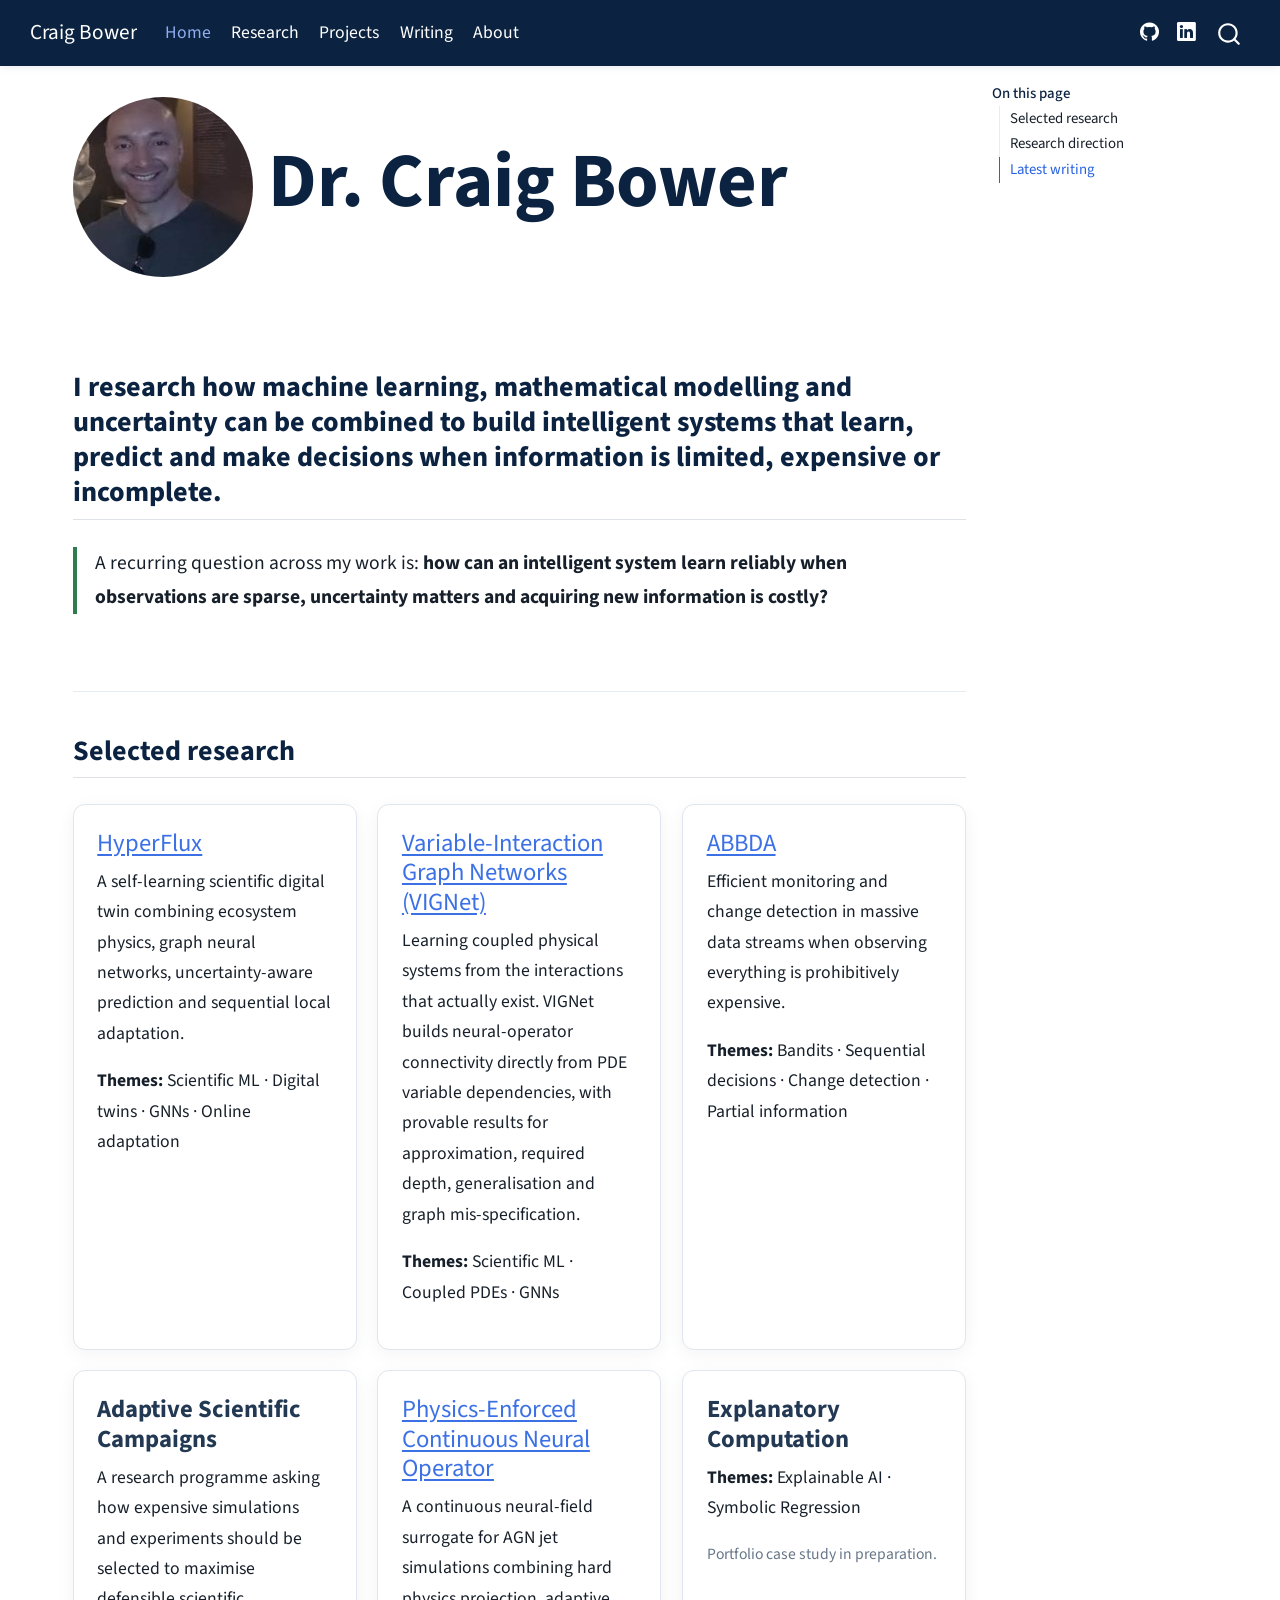
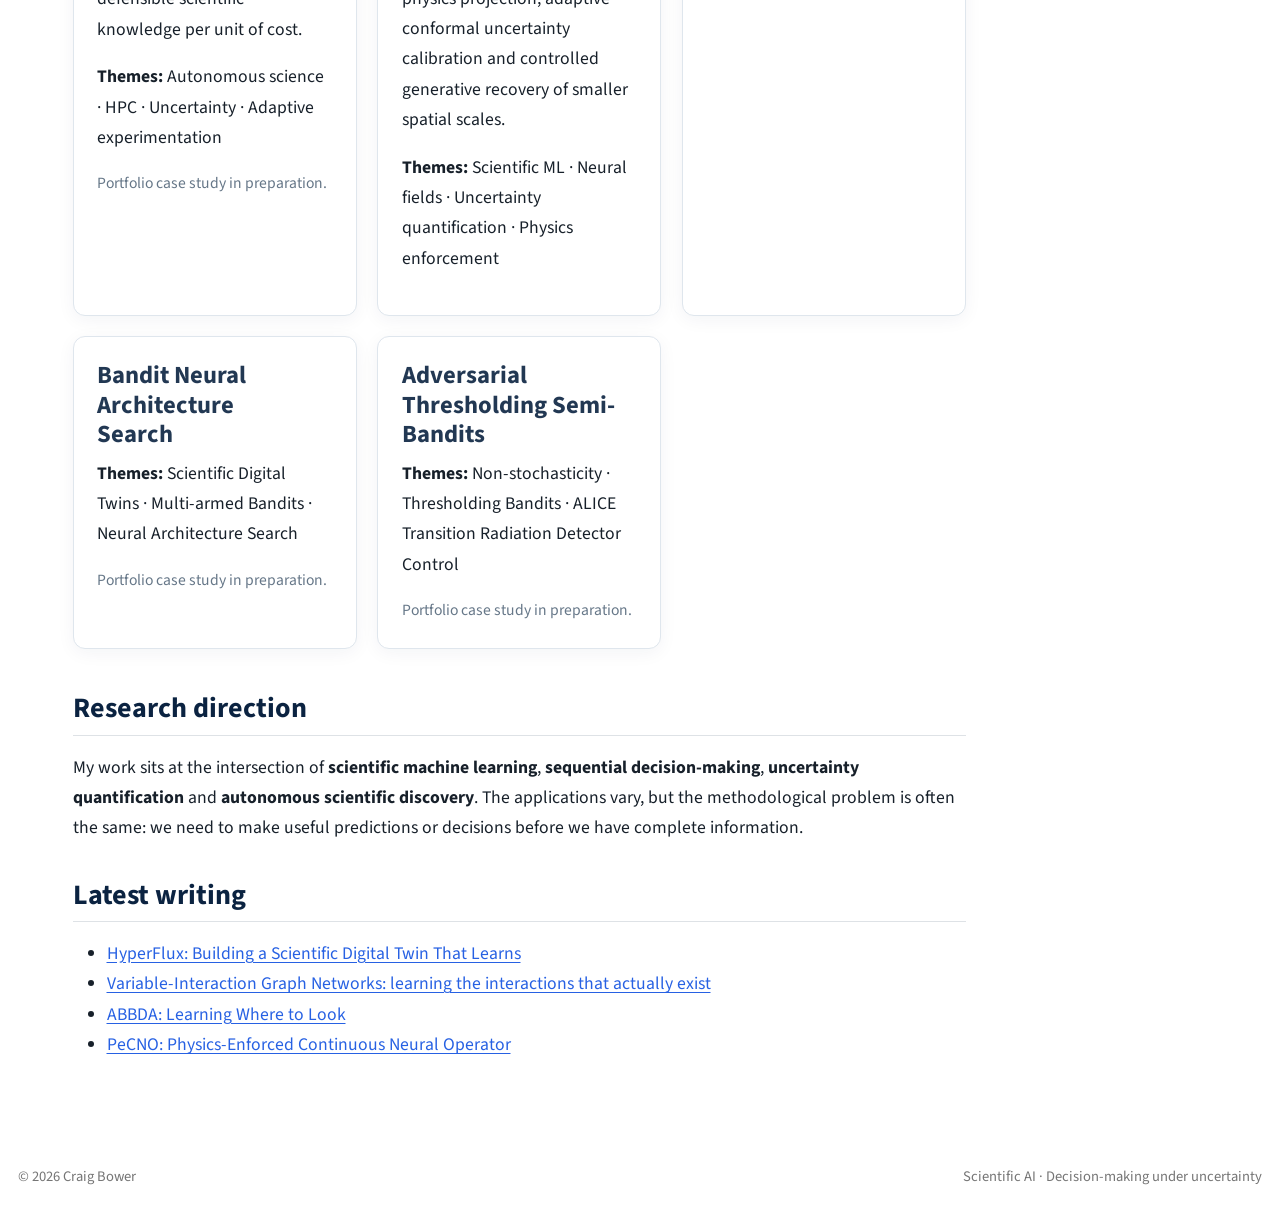
<file: index.html>
<!DOCTYPE html>
<html xmlns="http://www.w3.org/1999/xhtml" lang="en" xml:lang="en"><head>

<meta charset="utf-8">
<meta name="generator" content="quarto-1.10.18">

<meta name="viewport" content="width=device-width, initial-scale=1.0, user-scalable=yes">


<title>Craig Bower</title>
<style>
/* Default styles provided by pandoc.
** See https://pandoc.org/MANUAL.html#variables-for-html for config info.
*/
span.smallcaps{font-variant: small-caps;}
div.columns{display: flex; gap: 1.5em;}
div.column{flex: auto;}
@media screen {
div.columns{gap: min(4vw, 1.5em);}
div.column{overflow-x: auto;}
}
div.hanging-indent{margin-left: 1.5em; text-indent: -1.5em;}
ul.task-list{list-style: none;}
ul.task-list li input[type="checkbox"] {
  width: 0.8em;
  margin: 0 0.8em 0.2em -1em; /* quarto-specific, see https://github.com/quarto-dev/quarto-cli/issues/4556 */ 
  vertical-align: middle;
}
</style>


<script src="site_libs/quarto-nav/quarto-nav.js"></script>
<script src="site_libs/quarto-nav/headroom.min.js"></script>
<script src="site_libs/clipboard/clipboard.min.js"></script>
<script src="site_libs/quarto-search/autocomplete.umd.js"></script>
<script src="site_libs/quarto-search/fuse.min.js"></script>
<script src="site_libs/quarto-search/quarto-search.js"></script>
<meta name="quarto:offset" content="./">
<script src="site_libs/quarto-html/quarto.js" type="module"></script>
<script src="site_libs/quarto-html/tabsets/tabsets.js" type="module"></script>
<script src="site_libs/quarto-html/popper.min.js"></script>
<script src="site_libs/quarto-html/tippy.umd.min.js"></script>
<script src="site_libs/quarto-html/anchor.min.js"></script>
<link href="site_libs/quarto-html/tippy.css" rel="stylesheet">
<link href="site_libs/quarto-html/quarto-syntax-highlighting-64a204ab8560d761af7679ceaba22944.css" rel="stylesheet" id="quarto-text-highlighting-styles">
<script src="site_libs/bootstrap/bootstrap.min.js"></script>
<link href="site_libs/bootstrap/bootstrap-icons.css" rel="stylesheet">
<link href="site_libs/bootstrap/bootstrap-010da2a2fc40747cac3973d122291414.min.css" rel="stylesheet" append-hash="true" id="quarto-bootstrap" data-mode="light">
<script id="quarto-search-options" type="application/json">{
  "location": "navbar",
  "copy-button": false,
  "collapse-after": 3,
  "panel-placement": "end",
  "type": "overlay",
  "limit": 50,
  "keyboard-shortcut": [
    "f",
    "/",
    "s"
  ],
  "show-item-context": false,
  "language": {
    "search-no-results-text": "No results",
    "search-matching-documents-text": "matching documents",
    "search-copy-link-title": "Copy link to search",
    "search-hide-matches-text": "Hide additional matches",
    "search-more-match-text": "more match in this document",
    "search-more-matches-text": "more matches in this document",
    "search-clear-button-title": "Clear",
    "search-text-placeholder": "",
    "search-detached-cancel-button-title": "Cancel",
    "search-submit-button-title": "Submit",
    "search-label": "Search"
  }
}</script>
<style>html{ scroll-behavior: smooth; }</style>


<link rel="stylesheet" href="styles.css">
</head>

<body class="nav-fixed quarto-light">

<div id="quarto-search-results"></div>
  <header id="quarto-header" class="headroom fixed-top">
    <nav class="navbar navbar-expand-lg " data-bs-theme="dark">
      <div class="navbar-container container-fluid">
      <div class="navbar-brand-container mx-auto">
    <a class="navbar-brand" href="./index.html">
    <span class="navbar-title">Craig Bower</span>
    </a>
  </div>
            <div id="quarto-search" class="" title="Search"></div>
          <button class="navbar-toggler" type="button" data-bs-toggle="collapse" data-bs-target="#navbarCollapse" aria-controls="navbarCollapse" role="menu" aria-expanded="false" aria-label="Toggle navigation" onclick="if (window.quartoToggleHeadroom) { window.quartoToggleHeadroom(); }">
  <span class="navbar-toggler-icon"></span>
</button>
          <div class="collapse navbar-collapse" id="navbarCollapse">
            <ul class="navbar-nav navbar-nav-scroll me-auto">
  <li class="nav-item">
    <a class="nav-link active" href="./index.html" aria-current="page"> 
<span class="menu-text">Home</span></a>
  </li>  
  <li class="nav-item">
    <a class="nav-link" href="./research.html"> 
<span class="menu-text">Research</span></a>
  </li>  
  <li class="nav-item">
    <a class="nav-link" href="./projects.html"> 
<span class="menu-text">Projects</span></a>
  </li>  
  <li class="nav-item">
    <a class="nav-link" href="./writing.html"> 
<span class="menu-text">Writing</span></a>
  </li>  
  <li class="nav-item">
    <a class="nav-link" href="./about.html"> 
<span class="menu-text">About</span></a>
  </li>  
</ul>
            <ul class="navbar-nav navbar-nav-scroll ms-auto">
  <li class="nav-item compact">
    <a class="nav-link" href="https://github.com/"> <i class="bi bi-github" role="img" aria-label="GitHub">
</i> 
<span class="menu-text"></span></a>
  </li>  
  <li class="nav-item compact">
    <a class="nav-link" href="https://www.linkedin.com/"> <i class="bi bi-linkedin" role="img" aria-label="LinkedIn">
</i> 
<span class="menu-text"></span></a>
  </li>  
</ul>
          </div> <!-- /navcollapse -->
            <div class="quarto-navbar-tools">
</div>
      </div> <!-- /container-fluid -->
    </nav>
</header>
<!-- content -->
<div id="quarto-content" class="quarto-container page-columns page-rows-contents page-layout-full page-navbar">
<!-- sidebar -->
<!-- margin-sidebar -->
    <div id="quarto-margin-sidebar" class="sidebar margin-sidebar">
        <nav id="TOC" role="doc-toc" class="toc-active">
    <h2 id="toc-title">On this page</h2>
   
  <ul>
  <li><a href="#selected-research" id="toc-selected-research" class="nav-link active" data-scroll-target="#selected-research">Selected research</a></li>
  <li><a href="#research-direction" id="toc-research-direction" class="nav-link" data-scroll-target="#research-direction">Research direction</a></li>
  <li><a href="#latest-writing" id="toc-latest-writing" class="nav-link" data-scroll-target="#latest-writing">Latest writing</a></li>
  </ul>
</nav>
    </div>
<!-- main -->
<main class="content column-page-left" id="quarto-document-content"><header id="title-block-header" class="quarto-title-block"><h1 style="font-size:clamp(2.5rem,6vw,4.6rem); font-weight:700; line-height:1.1; margin:0; padding:0; color:#0b2341;" class="title display-7">
<img src="images/craig-bower.jpg" alt="Craig Bower" style="width:180px; height:180px; min-width:180px; object-fit:cover; object-position:center; border-radius:50%; margin:0; padding:0;"> Dr.&nbsp;Craig Bower
</h1></header>




<div class="hero">
<div style="display:flex; flex-direction:row; align-items:center; gap:0px; margin:0 0 0.2rem 0;">

<h2 style="margin:0; padding:-1; line-height:1.25; font-weight:750;" class="anchored">
I research how machine learning, mathematical modelling and uncertainty can be combined to build intelligent systems that learn, predict and make decisions when information is limited, expensive or incomplete.
</h2>
</div>
<div class="question">
<p>A recurring question across my work is: <strong>how can an intelligent system learn reliably when observations are sparse, uncertainty matters and acquiring new information is costly?</strong></p>
</div>
</div>
<section id="selected-research" class="level2">
<h2 class="anchored" data-anchor-id="selected-research">Selected research</h2>
<div class="project-grid">
<section id="hyperflux" class="level3 project-card">
<h3 class="anchored" data-anchor-id="hyperflux"><a href="./projects/hyperflux/index.html">HyperFlux</a></h3>
<p>A self-learning scientific digital twin combining ecosystem physics, graph neural networks, uncertainty-aware prediction and sequential local adaptation.</p>
<p><strong>Themes:</strong> Scientific ML · Digital twins · GNNs · Online adaptation</p>
</section>
<section id="variable-interaction-graph-networks-vignet" class="level3 project-card">
<h3 class="anchored" data-anchor-id="variable-interaction-graph-networks-vignet"><a href="./projects/vignet/index.html">Variable-Interaction Graph Networks (VIGNet)</a></h3>
<p>Learning coupled physical systems from the interactions that actually exist. VIGNet builds neural-operator connectivity directly from PDE variable dependencies, with provable results for approximation, required depth, generalisation and graph mis-specification.</p>
<p><strong>Themes:</strong> Scientific ML · Coupled PDEs · GNNs</p>
</section>
<section id="abbda" class="level3 project-card">
<h3 class="anchored" data-anchor-id="abbda"><a href="./projects/abbda/index.html">ABBDA</a></h3>
<p>Efficient monitoring and change detection in massive data streams when observing everything is prohibitively expensive.</p>
<p><strong>Themes:</strong> Bandits · Sequential decisions · Change detection · Partial information</p>
</section>
<section id="adaptive-scientific-campaigns" class="level3 project-card">
<h3 class="anchored" data-anchor-id="adaptive-scientific-campaigns">Adaptive Scientific Campaigns</h3>
<p>A research programme asking how expensive simulations and experiments should be selected to maximise defensible scientific knowledge per unit of cost.</p>
<p><strong>Themes:</strong> Autonomous science · HPC · Uncertainty · Adaptive experimentation</p>
<div class="status">
Portfolio case study in preparation.
</div>
</section>
<section id="physics-enforced-continuous-neural-operator" class="level3 project-card">
<h3 class="anchored" data-anchor-id="physics-enforced-continuous-neural-operator"><a href="./projects/pecno/index.html">Physics-Enforced Continuous Neural Operator</a></h3>
<p>A continuous neural-field surrogate for AGN jet simulations combining hard physics projection, adaptive conformal uncertainty calibration and controlled generative recovery of smaller spatial scales.</p>
<p><strong>Themes:</strong> Scientific ML · Neural fields · Uncertainty quantification · Physics enforcement</p>
</section>
<section id="explanatory-computation" class="level3 project-card">
<h3 class="anchored" data-anchor-id="explanatory-computation">Explanatory Computation</h3>
<p><strong>Themes:</strong> Explainable AI · Symbolic Regression</p>
<div class="status">
Portfolio case study in preparation.
</div>
</section>
<section id="bandit-neural-architecture-search" class="level3 project-card">
<h3 class="anchored" data-anchor-id="bandit-neural-architecture-search">Bandit Neural Architecture Search</h3>
<p><strong>Themes:</strong> Scientific Digital Twins · Multi-armed Bandits · Neural Architecture Search</p>
<div class="status">
Portfolio case study in preparation.
</div>
</section>
<section id="adversarial-thresholding-semi-bandits" class="level3 project-card">
<h3 class="anchored" data-anchor-id="adversarial-thresholding-semi-bandits">Adversarial Thresholding Semi-Bandits</h3>
<p><strong>Themes:</strong> Non-stochasticity · Thresholding Bandits · ALICE Transition Radiation Detector Control</p>
<div class="status">
Portfolio case study in preparation.
</div>
</section>
</div>
</section>
<section id="research-direction" class="level2">
<h2 class="anchored" data-anchor-id="research-direction">Research direction</h2>
<p>My work sits at the intersection of <strong>scientific machine learning</strong>, <strong>sequential decision-making</strong>, <strong>uncertainty quantification</strong> and <strong>autonomous scientific discovery</strong>. The applications vary, but the methodological problem is often the same: we need to make useful predictions or decisions before we have complete information.</p>
</section>
<section id="latest-writing" class="level2">
<h2 class="anchored" data-anchor-id="latest-writing">Latest writing</h2>
<ul>
<li><a href="./projects/hyperflux/index.html">HyperFlux: Building a Scientific Digital Twin That Learns</a></li>
<li><a href="./projects/vignet/index.html">Variable-Interaction Graph Networks: learning the interactions that actually exist</a></li>
<li><a href="./projects/abbda/index.html">ABBDA: Learning Where to Look</a></li>
<li><a href="./projects/pecno/index.html">PeCNO: Physics-Enforced Continuous Neural Operator</a></li>
</ul>


</section>

</main> <!-- /main -->
<script id="quarto-html-after-body" type="application/javascript">
  window.document.addEventListener("DOMContentLoaded", function (event) {
    const icon = "";
    const anchorJS = new window.AnchorJS();
    anchorJS.options = {
      placement: 'right',
      icon: icon
    };
    anchorJS.add('.anchored');
    const isCodeAnnotation = (el) => {
      for (const clz of el.classList) {
        if (clz.startsWith('code-annotation-')) {                     
          return true;
        }
      }
      return false;
    }
    const onCopySuccess = function(e) {
      // button target
      const button = e.trigger;
      // don't keep focus
      button.blur();
      // flash "checked"
      button.classList.add('code-copy-button-checked');
      var currentTitle = button.getAttribute("title");
      button.setAttribute("title", "Copied!");
      let tooltip;
      if (window.bootstrap) {
        button.setAttribute("data-bs-toggle", "tooltip");
        button.setAttribute("data-bs-placement", "left");
        button.setAttribute("data-bs-title", "Copied!");
        tooltip = new bootstrap.Tooltip(button, 
          { trigger: "manual", 
            customClass: "code-copy-button-tooltip",
            offset: [0, -8]});
        tooltip.show();    
      }
      setTimeout(function() {
        if (tooltip) {
          tooltip.hide();
          button.removeAttribute("data-bs-title");
          button.removeAttribute("data-bs-toggle");
          button.removeAttribute("data-bs-placement");
        }
        button.setAttribute("title", currentTitle);
        button.classList.remove('code-copy-button-checked');
      }, 1000);
      // clear code selection
      e.clearSelection();
    }
    const getTextToCopy = function(trigger) {
      const outerScaffold = trigger.parentElement.cloneNode(true);
      const codeEl = outerScaffold.querySelector('code');
      for (const childEl of codeEl.children) {
        if (isCodeAnnotation(childEl)) {
          childEl.remove();
        }
      }
      return codeEl.innerText;
    }
    const clipboard = new window.ClipboardJS('.code-copy-button:not([data-in-quarto-modal])', {
      text: getTextToCopy
    });
    clipboard.on('success', onCopySuccess);
    if (window.document.getElementById('quarto-embedded-source-code-modal')) {
      const clipboardModal = new window.ClipboardJS('.code-copy-button[data-in-quarto-modal]', {
        text: getTextToCopy,
        container: window.document.getElementById('quarto-embedded-source-code-modal')
      });
      clipboardModal.on('success', onCopySuccess);
    }
      var localhostRegex = new RegExp(/^(?:http|https):\/\/localhost\:?[0-9]*\//);
      var mailtoRegex = new RegExp(/^mailto:/);
        var filterRegex = new RegExp('/' + window.location.host + '/');
      var isInternal = (href) => {
          return filterRegex.test(href) || localhostRegex.test(href) || mailtoRegex.test(href);
      }
      // Inspect non-navigation links and adorn them if external
     var links = window.document.querySelectorAll('a[href]:not(.nav-link):not(.navbar-brand):not(.toc-action):not(.sidebar-link):not(.sidebar-item-toggle):not(.pagination-link):not(.no-external):not([aria-hidden]):not(.dropdown-item):not(.quarto-navigation-tool):not(.about-link)');
      for (var i=0; i<links.length; i++) {
        const link = links[i];
        if (!isInternal(link.href)) {
          // undo the damage that might have been done by quarto-nav.js in the case of
          // links that we want to consider external
          if (link.dataset.originalHref !== undefined) {
            link.href = link.dataset.originalHref;
          }
            // target, if specified
            link.setAttribute("target", "_blank");
            if (link.getAttribute("rel") === null) {
              link.setAttribute("rel", "noopener");
            }
        }
      }
    function tippyHover(el, contentFn, onTriggerFn, onUntriggerFn) {
      const config = {
        allowHTML: true,
        maxWidth: 500,
        delay: 100,
        arrow: false,
        appendTo: function(el) {
            return el.parentElement;
        },
        interactive: true,
        interactiveBorder: 10,
        theme: 'quarto',
        placement: 'bottom-start',
      };
      if (contentFn) {
        config.content = contentFn;
      }
      if (onTriggerFn) {
        config.onTrigger = onTriggerFn;
      }
      if (onUntriggerFn) {
        config.onUntrigger = onUntriggerFn;
      }
      window.tippy(el, config); 
    }
    const noterefs = window.document.querySelectorAll('a[role="doc-noteref"]');
    for (var i=0; i<noterefs.length; i++) {
      const ref = noterefs[i];
      tippyHover(ref, function() {
        // use id or data attribute instead here
        let href = ref.getAttribute('data-footnote-href') || ref.getAttribute('href');
        try { href = new URL(href).hash; } catch {}
        const id = href.replace(/^#\/?/, "");
        const note = window.document.getElementById(id);
        if (note) {
          return note.innerHTML;
        } else {
          return "";
        }
      });
    }
    const xrefs = window.document.querySelectorAll('a.quarto-xref');
    const processXRef = (id, note) => {
      // Strip column container classes
      const stripColumnClz = (el) => {
        el.classList.remove("page-full", "page-columns");
        if (el.children) {
          for (const child of el.children) {
            stripColumnClz(child);
          }
        }
      }
      stripColumnClz(note)
      if (id === null || id.startsWith('sec-')) {
        // Special case sections, only their first couple elements
        const container = document.createElement("div");
        if (note.children && note.children.length > 2) {
          container.appendChild(note.children[0].cloneNode(true));
          for (let i = 1; i < note.children.length; i++) {
            const child = note.children[i];
            if (child.tagName === "P" && child.innerText === "") {
              continue;
            } else {
              container.appendChild(child.cloneNode(true));
              break;
            }
          }
          if (window.Quarto?.typesetMath) {
            window.Quarto.typesetMath(container);
          }
          return container.innerHTML
        } else {
          if (window.Quarto?.typesetMath) {
            window.Quarto.typesetMath(note);
          }
          return note.innerHTML;
        }
      } else {
        // Remove any anchor links if they are present
        const anchorLink = note.querySelector('a.anchorjs-link');
        if (anchorLink) {
          anchorLink.remove();
        }
        if (window.Quarto?.typesetMath) {
          window.Quarto.typesetMath(note);
        }
        if (note.classList.contains("callout")) {
          return note.outerHTML;
        } else {
          return note.innerHTML;
        }
      }
    }
    for (var i=0; i<xrefs.length; i++) {
      const xref = xrefs[i];
      tippyHover(xref, undefined, function(instance) {
        instance.disable();
        let url = xref.getAttribute('href');
        let hash = undefined; 
        if (url.startsWith('#')) {
          hash = url;
        } else {
          try { hash = new URL(url).hash; } catch {}
        }
        if (hash) {
          const id = hash.replace(/^#\/?/, "");
          const note = window.document.getElementById(id);
          if (note !== null) {
            try {
              const html = processXRef(id, note.cloneNode(true));
              instance.setContent(html);
            } finally {
              instance.enable();
              instance.show();
            }
          } else {
            // See if we can fetch this
            fetch(url.split('#')[0])
            .then(res => res.text())
            .then(html => {
              const parser = new DOMParser();
              const htmlDoc = parser.parseFromString(html, "text/html");
              const note = htmlDoc.getElementById(id);
              if (note !== null) {
                const html = processXRef(id, note);
                instance.setContent(html);
              } 
            }).finally(() => {
              instance.enable();
              instance.show();
            });
          }
        } else {
          // See if we can fetch a full url (with no hash to target)
          // This is a special case and we should probably do some content thinning / targeting
          fetch(url)
          .then(res => res.text())
          .then(html => {
            const parser = new DOMParser();
            const htmlDoc = parser.parseFromString(html, "text/html");
            const note = htmlDoc.querySelector('main.content');
            if (note !== null) {
              // This should only happen for chapter cross references
              // (since there is no id in the URL)
              // remove the first header
              if (note.children.length > 0 && note.children[0].tagName === "HEADER") {
                note.children[0].remove();
              }
              const html = processXRef(null, note);
              instance.setContent(html);
            } 
          }).finally(() => {
            instance.enable();
            instance.show();
          });
        }
      }, function(instance) {
      });
    }
        let selectedAnnoteEl;
        const selectorForAnnotation = ( cell, annotation) => {
          let cellAttr = 'data-code-cell="' + cell + '"';
          let lineAttr = 'data-code-annotation="' +  annotation + '"';
          const selector = 'span[' + cellAttr + '][' + lineAttr + ']';
          return selector;
        }
        const selectCodeLines = (annoteEl) => {
          const doc = window.document;
          const targetCell = annoteEl.getAttribute("data-target-cell");
          const targetAnnotation = annoteEl.getAttribute("data-target-annotation");
          const annoteSpan = window.document.querySelector(selectorForAnnotation(targetCell, targetAnnotation));
          const lines = annoteSpan.getAttribute("data-code-lines").split(",");
          const lineIds = lines.map((line) => {
            return targetCell + "-" + line;
          })
          let top = null;
          let height = null;
          let parent = null;
          if (lineIds.length > 0) {
              //compute the position of the single el (top and bottom and make a div)
              const el = window.document.getElementById(lineIds[0]);
              top = el.offsetTop;
              height = el.offsetHeight;
              parent = el.parentElement.parentElement;
            if (lineIds.length > 1) {
              const lastEl = window.document.getElementById(lineIds[lineIds.length - 1]);
              const bottom = lastEl.offsetTop + lastEl.offsetHeight;
              height = bottom - top;
            }
            if (top !== null && height !== null && parent !== null) {
              // cook up a div (if necessary) and position it 
              let div = window.document.getElementById("code-annotation-line-highlight");
              if (div === null) {
                div = window.document.createElement("div");
                div.setAttribute("id", "code-annotation-line-highlight");
                div.style.position = 'absolute';
                parent.appendChild(div);
              }
              div.style.top = top - 2 + "px";
              div.style.height = height + 4 + "px";
              div.style.left = 0;
              let gutterDiv = window.document.getElementById("code-annotation-line-highlight-gutter");
              if (gutterDiv === null) {
                gutterDiv = window.document.createElement("div");
                gutterDiv.setAttribute("id", "code-annotation-line-highlight-gutter");
                gutterDiv.style.position = 'absolute';
                const codeCell = window.document.getElementById(targetCell);
                const gutter = codeCell.querySelector('.code-annotation-gutter');
                gutter.appendChild(gutterDiv);
              }
              gutterDiv.style.top = top - 2 + "px";
              gutterDiv.style.height = height + 4 + "px";
            }
            selectedAnnoteEl = annoteEl;
          }
        };
        const unselectCodeLines = () => {
          const elementsIds = ["code-annotation-line-highlight", "code-annotation-line-highlight-gutter"];
          elementsIds.forEach((elId) => {
            const div = window.document.getElementById(elId);
            if (div) {
              div.remove();
            }
          });
          selectedAnnoteEl = undefined;
        };
          // Handle positioning of the toggle
      window.addEventListener(
        "resize",
        throttle(() => {
          elRect = undefined;
          if (selectedAnnoteEl) {
            selectCodeLines(selectedAnnoteEl);
          }
        }, 10)
      );
      function throttle(fn, ms) {
      let throttle = false;
      let timer;
        return (...args) => {
          if(!throttle) { // first call gets through
              fn.apply(this, args);
              throttle = true;
          } else { // all the others get throttled
              if(timer) clearTimeout(timer); // cancel #2
              timer = setTimeout(() => {
                fn.apply(this, args);
                timer = throttle = false;
              }, ms);
          }
        };
      }
        // Attach click handler to the DT
        const annoteDls = window.document.querySelectorAll('dt[data-target-cell]');
        for (const annoteDlNode of annoteDls) {
          annoteDlNode.addEventListener('click', (event) => {
            const clickedEl = event.target;
            if (clickedEl !== selectedAnnoteEl) {
              unselectCodeLines();
              const activeEl = window.document.querySelector('dt[data-target-cell].code-annotation-active');
              if (activeEl) {
                activeEl.classList.remove('code-annotation-active');
              }
              selectCodeLines(clickedEl);
              clickedEl.classList.add('code-annotation-active');
            } else {
              // Unselect the line
              unselectCodeLines();
              clickedEl.classList.remove('code-annotation-active');
            }
          });
        }
    const findCites = (el) => {
      const parentEl = el.parentElement;
      if (parentEl) {
        const cites = parentEl.dataset.cites;
        if (cites) {
          return {
            el,
            cites: cites.split(' ')
          };
        } else {
          return findCites(el.parentElement)
        }
      } else {
        return undefined;
      }
    };
    var bibliorefs = window.document.querySelectorAll('a[role="doc-biblioref"]');
    for (var i=0; i<bibliorefs.length; i++) {
      const ref = bibliorefs[i];
      const citeInfo = findCites(ref);
      if (citeInfo) {
        tippyHover(citeInfo.el, function() {
          var popup = window.document.createElement('div');
          citeInfo.cites.forEach(function(cite) {
            var citeDiv = window.document.createElement('div');
            citeDiv.classList.add('hanging-indent');
            citeDiv.classList.add('csl-entry');
            var biblioDiv = window.document.getElementById('ref-' + cite);
            if (biblioDiv) {
              citeDiv.innerHTML = biblioDiv.innerHTML;
            }
            popup.appendChild(citeDiv);
          });
          return popup.innerHTML;
        });
      }
    }
  });
  </script>
</div> <!-- /content -->
<footer class="footer">
  <div class="nav-footer">
    <div class="nav-footer-left">
<p>© 2026 Craig Bower</p>
</div>   
    <div class="nav-footer-center">
      &nbsp;
    </div>
    <div class="nav-footer-right">
<p>Scientific AI · Decision-making under uncertainty</p>
</div>
  </div>
</footer>




<script src="site_libs/quarto-html/zenscroll-min.js"></script>
</body></html>
</file>
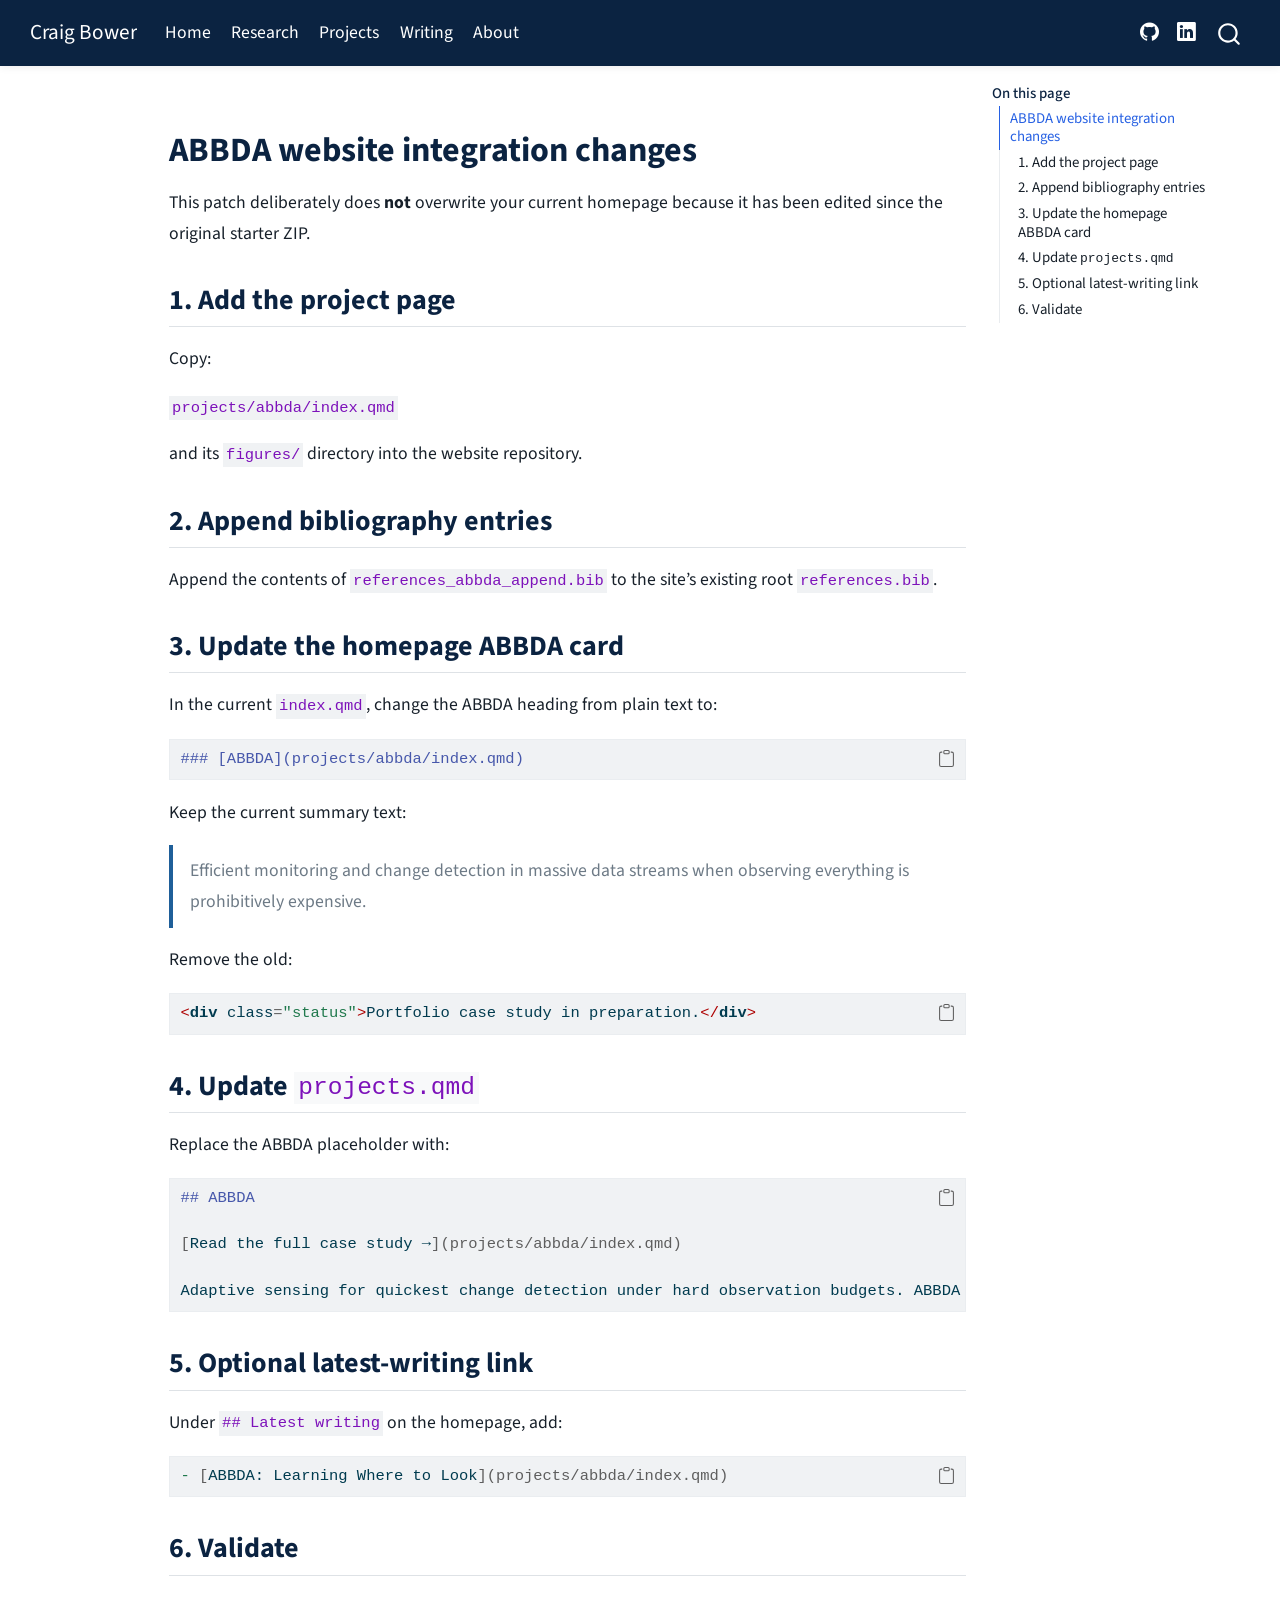
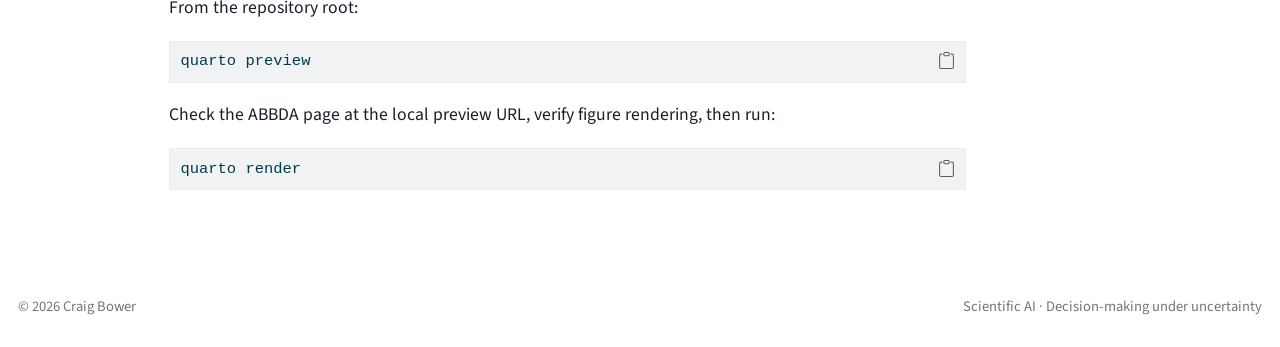
<file: ABBDA_SITE_CHANGES.html>
<!DOCTYPE html>
<html xmlns="http://www.w3.org/1999/xhtml" lang="en" xml:lang="en"><head>

<meta charset="utf-8">
<meta name="generator" content="quarto-1.10.18">

<meta name="viewport" content="width=device-width, initial-scale=1.0, user-scalable=yes">


<title>abbda_site_changes – Craig Bower</title>
<style>
/* Default styles provided by pandoc.
** See https://pandoc.org/MANUAL.html#variables-for-html for config info.
*/
span.smallcaps{font-variant: small-caps;}
div.columns{display: flex; gap: 1.5em;}
div.column{flex: auto;}
@media screen {
div.columns{gap: min(4vw, 1.5em);}
div.column{overflow-x: auto;}
}
div.hanging-indent{margin-left: 1.5em; text-indent: -1.5em;}
ul.task-list{list-style: none;}
ul.task-list li input[type="checkbox"] {
  width: 0.8em;
  margin: 0 0.8em 0.2em -1em; /* quarto-specific, see https://github.com/quarto-dev/quarto-cli/issues/4556 */ 
  vertical-align: middle;
}
/* CSS for syntax highlighting */
html { -webkit-text-size-adjust: 100%; }
pre > code.sourceCode { white-space: pre; position: relative; }
pre > code.sourceCode > span { display: inline-block; line-height: 1.25; }
pre > code.sourceCode > span:empty { height: 1.2em; }
.sourceCode { overflow: visible; }
code.sourceCode > span { color: inherit; text-decoration: inherit; }
div.sourceCode { margin: 1em 0; }
pre.sourceCode { margin: 0; }
@media screen {
div.sourceCode { overflow: auto; }
}
@media print {
pre > code.sourceCode { white-space: pre-wrap; }
pre > code.sourceCode > span { text-indent: -5em; padding-left: 5em; }
}
pre.numberSource code
  { counter-reset: source-line 0; }
pre.numberSource code > span
  { position: relative; left: -4em; counter-increment: source-line; }
pre.numberSource code > span > a:first-child::before
  { content: counter(source-line);
    position: relative; left: -1em; text-align: right; vertical-align: baseline;
    border: none; display: inline-block;
    -webkit-touch-callout: none; -webkit-user-select: none;
    -khtml-user-select: none; -moz-user-select: none;
    -ms-user-select: none; user-select: none;
    padding: 0 4px; width: 4em;
  }
pre.numberSource { margin-left: 3em;  padding-left: 4px; }
div.sourceCode
  {   }
@media screen {
pre > code.sourceCode > span > a:first-child::before { text-decoration: underline; }
}
</style>


<script src="site_libs/quarto-nav/quarto-nav.js"></script>
<script src="site_libs/quarto-nav/headroom.min.js"></script>
<script src="site_libs/clipboard/clipboard.min.js"></script>
<script src="site_libs/quarto-search/autocomplete.umd.js"></script>
<script src="site_libs/quarto-search/fuse.min.js"></script>
<script src="site_libs/quarto-search/quarto-search.js"></script>
<meta name="quarto:offset" content="./">
<script src="site_libs/quarto-html/quarto.js" type="module"></script>
<script src="site_libs/quarto-html/tabsets/tabsets.js" type="module"></script>
<script src="site_libs/quarto-html/popper.min.js"></script>
<script src="site_libs/quarto-html/tippy.umd.min.js"></script>
<script src="site_libs/quarto-html/anchor.min.js"></script>
<link href="site_libs/quarto-html/tippy.css" rel="stylesheet">
<link href="site_libs/quarto-html/quarto-syntax-highlighting-64a204ab8560d761af7679ceaba22944.css" rel="stylesheet" id="quarto-text-highlighting-styles">
<script src="site_libs/bootstrap/bootstrap.min.js"></script>
<link href="site_libs/bootstrap/bootstrap-icons.css" rel="stylesheet">
<link href="site_libs/bootstrap/bootstrap-010da2a2fc40747cac3973d122291414.min.css" rel="stylesheet" append-hash="true" id="quarto-bootstrap" data-mode="light">
<script id="quarto-search-options" type="application/json">{
  "location": "navbar",
  "copy-button": false,
  "collapse-after": 3,
  "panel-placement": "end",
  "type": "overlay",
  "limit": 50,
  "keyboard-shortcut": [
    "f",
    "/",
    "s"
  ],
  "show-item-context": false,
  "language": {
    "search-no-results-text": "No results",
    "search-matching-documents-text": "matching documents",
    "search-copy-link-title": "Copy link to search",
    "search-hide-matches-text": "Hide additional matches",
    "search-more-match-text": "more match in this document",
    "search-more-matches-text": "more matches in this document",
    "search-clear-button-title": "Clear",
    "search-text-placeholder": "",
    "search-detached-cancel-button-title": "Cancel",
    "search-submit-button-title": "Submit",
    "search-label": "Search"
  }
}</script>
<style>html{ scroll-behavior: smooth; }</style>


<link rel="stylesheet" href="styles.css">
</head>

<body class="nav-fixed quarto-light">

<div id="quarto-search-results"></div>
  <header id="quarto-header" class="headroom fixed-top">
    <nav class="navbar navbar-expand-lg " data-bs-theme="dark">
      <div class="navbar-container container-fluid">
      <div class="navbar-brand-container mx-auto">
    <a class="navbar-brand" href="./index.html">
    <span class="navbar-title">Craig Bower</span>
    </a>
  </div>
            <div id="quarto-search" class="" title="Search"></div>
          <button class="navbar-toggler" type="button" data-bs-toggle="collapse" data-bs-target="#navbarCollapse" aria-controls="navbarCollapse" role="menu" aria-expanded="false" aria-label="Toggle navigation" onclick="if (window.quartoToggleHeadroom) { window.quartoToggleHeadroom(); }">
  <span class="navbar-toggler-icon"></span>
</button>
          <div class="collapse navbar-collapse" id="navbarCollapse">
            <ul class="navbar-nav navbar-nav-scroll me-auto">
  <li class="nav-item">
    <a class="nav-link" href="./index.html"> 
<span class="menu-text">Home</span></a>
  </li>  
  <li class="nav-item">
    <a class="nav-link" href="./research.html"> 
<span class="menu-text">Research</span></a>
  </li>  
  <li class="nav-item">
    <a class="nav-link" href="./projects.html"> 
<span class="menu-text">Projects</span></a>
  </li>  
  <li class="nav-item">
    <a class="nav-link" href="./writing.html"> 
<span class="menu-text">Writing</span></a>
  </li>  
  <li class="nav-item">
    <a class="nav-link" href="./about.html"> 
<span class="menu-text">About</span></a>
  </li>  
</ul>
            <ul class="navbar-nav navbar-nav-scroll ms-auto">
  <li class="nav-item compact">
    <a class="nav-link" href="https://github.com/"> <i class="bi bi-github" role="img" aria-label="GitHub">
</i> 
<span class="menu-text"></span></a>
  </li>  
  <li class="nav-item compact">
    <a class="nav-link" href="https://www.linkedin.com/"> <i class="bi bi-linkedin" role="img" aria-label="LinkedIn">
</i> 
<span class="menu-text"></span></a>
  </li>  
</ul>
          </div> <!-- /navcollapse -->
            <div class="quarto-navbar-tools">
</div>
      </div> <!-- /container-fluid -->
    </nav>
</header>
<!-- content -->
<div id="quarto-content" class="quarto-container page-columns page-rows-contents page-layout-article page-navbar">
<!-- sidebar -->
<!-- margin-sidebar -->
    <div id="quarto-margin-sidebar" class="sidebar margin-sidebar">
        <nav id="TOC" role="doc-toc" class="toc-active">
    <h2 id="toc-title">On this page</h2>
   
  <ul>
  <li><a href="#abbda-website-integration-changes" id="toc-abbda-website-integration-changes" class="nav-link active" data-scroll-target="#abbda-website-integration-changes">ABBDA website integration changes</a>
  <ul class="collapse">
  <li><a href="#add-the-project-page" id="toc-add-the-project-page" class="nav-link" data-scroll-target="#add-the-project-page">1. Add the project page</a></li>
  <li><a href="#append-bibliography-entries" id="toc-append-bibliography-entries" class="nav-link" data-scroll-target="#append-bibliography-entries">2. Append bibliography entries</a></li>
  <li><a href="#update-the-homepage-abbda-card" id="toc-update-the-homepage-abbda-card" class="nav-link" data-scroll-target="#update-the-homepage-abbda-card">3. Update the homepage ABBDA card</a></li>
  <li><a href="#update-projects.qmd" id="toc-update-projects.qmd" class="nav-link" data-scroll-target="#update-projects.qmd">4. Update <code>projects.qmd</code></a></li>
  <li><a href="#optional-latest-writing-link" id="toc-optional-latest-writing-link" class="nav-link" data-scroll-target="#optional-latest-writing-link">5. Optional latest-writing link</a></li>
  <li><a href="#validate" id="toc-validate" class="nav-link" data-scroll-target="#validate">6. Validate</a></li>
  </ul></li>
  </ul>
</nav>
    </div>
<!-- main -->
<main class="content" id="quarto-document-content"><header id="title-block-header" class="quarto-title-block"></header>




<section id="abbda-website-integration-changes" class="level1">
<h1>ABBDA website integration changes</h1>
<p>This patch deliberately does <strong>not</strong> overwrite your current homepage because it has been edited since the original starter ZIP.</p>
<section id="add-the-project-page" class="level2">
<h2 class="anchored" data-anchor-id="add-the-project-page">1. Add the project page</h2>
<p>Copy:</p>
<p><code>projects/abbda/index.qmd</code></p>
<p>and its <code>figures/</code> directory into the website repository.</p>
</section>
<section id="append-bibliography-entries" class="level2">
<h2 class="anchored" data-anchor-id="append-bibliography-entries">2. Append bibliography entries</h2>
<p>Append the contents of <code>references_abbda_append.bib</code> to the site’s existing root <code>references.bib</code>.</p>
</section>
<section id="update-the-homepage-abbda-card" class="level2">
<h2 class="anchored" data-anchor-id="update-the-homepage-abbda-card">3. Update the homepage ABBDA card</h2>
<p>In the current <code>index.qmd</code>, change the ABBDA heading from plain text to:</p>
<div class="code-copy-outer-scaffold"><div class="sourceCode" id="cb1"><pre class="sourceCode markdown code-with-copy"><code class="sourceCode markdown"><span id="cb1-1"><a href="#cb1-1" aria-hidden="true" tabindex="-1"></a><span class="fu">### [ABBDA](projects/abbda/index.qmd)</span></span></code></pre></div><button title="Copy to Clipboard" class="code-copy-button"><i class="bi"></i></button></div>
<p>Keep the current summary text:</p>
<blockquote class="blockquote">
<p>Efficient monitoring and change detection in massive data streams when observing everything is prohibitively expensive.</p>
</blockquote>
<p>Remove the old:</p>
<div class="code-copy-outer-scaffold"><div class="sourceCode" id="cb2"><pre class="sourceCode html code-with-copy"><code class="sourceCode html"><span id="cb2-1"><a href="#cb2-1" aria-hidden="true" tabindex="-1"></a><span class="dt">&lt;</span><span class="kw">div</span><span class="ot"> class</span><span class="op">=</span><span class="st">"status"</span><span class="dt">&gt;</span>Portfolio case study in preparation.<span class="dt">&lt;/</span><span class="kw">div</span><span class="dt">&gt;</span></span></code></pre></div><button title="Copy to Clipboard" class="code-copy-button"><i class="bi"></i></button></div>
</section>
<section id="update-projects.qmd" class="level2">
<h2 class="anchored" data-anchor-id="update-projects.qmd">4. Update <code>projects.qmd</code></h2>
<p>Replace the ABBDA placeholder with:</p>
<div class="code-copy-outer-scaffold"><div class="sourceCode" id="cb3"><pre class="sourceCode markdown code-with-copy"><code class="sourceCode markdown"><span id="cb3-1"><a href="#cb3-1" aria-hidden="true" tabindex="-1"></a><span class="fu">## ABBDA</span></span>
<span id="cb3-2"><a href="#cb3-2" aria-hidden="true" tabindex="-1"></a></span>
<span id="cb3-3"><a href="#cb3-3" aria-hidden="true" tabindex="-1"></a><span class="co">[</span><span class="ot">Read the full case study →</span><span class="co">](projects/abbda/index.qmd)</span></span>
<span id="cb3-4"><a href="#cb3-4" aria-hidden="true" tabindex="-1"></a></span>
<span id="cb3-5"><a href="#cb3-5" aria-hidden="true" tabindex="-1"></a>Adaptive sensing for quickest change detection under hard observation budgets. ABBDA learns how to allocate a fixed number of observations across massive data streams while preserving coverage, detecting persistent change and identifying its source.</span></code></pre></div><button title="Copy to Clipboard" class="code-copy-button"><i class="bi"></i></button></div>
</section>
<section id="optional-latest-writing-link" class="level2">
<h2 class="anchored" data-anchor-id="optional-latest-writing-link">5. Optional latest-writing link</h2>
<p>Under <code>## Latest writing</code> on the homepage, add:</p>
<div class="code-copy-outer-scaffold"><div class="sourceCode" id="cb4"><pre class="sourceCode markdown code-with-copy"><code class="sourceCode markdown"><span id="cb4-1"><a href="#cb4-1" aria-hidden="true" tabindex="-1"></a><span class="ss">- </span><span class="co">[</span><span class="ot">ABBDA: Learning Where to Look</span><span class="co">](projects/abbda/index.qmd)</span></span></code></pre></div><button title="Copy to Clipboard" class="code-copy-button"><i class="bi"></i></button></div>
</section>
<section id="validate" class="level2">
<h2 class="anchored" data-anchor-id="validate">6. Validate</h2>
<p>From the repository root:</p>
<div class="code-copy-outer-scaffold"><div class="sourceCode" id="cb5"><pre class="sourceCode bash code-with-copy"><code class="sourceCode bash"><span id="cb5-1"><a href="#cb5-1" aria-hidden="true" tabindex="-1"></a><span class="ex">quarto</span> preview</span></code></pre></div><button title="Copy to Clipboard" class="code-copy-button"><i class="bi"></i></button></div>
<p>Check the ABBDA page at the local preview URL, verify figure rendering, then run:</p>
<div class="code-copy-outer-scaffold"><div class="sourceCode" id="cb6"><pre class="sourceCode bash code-with-copy"><code class="sourceCode bash"><span id="cb6-1"><a href="#cb6-1" aria-hidden="true" tabindex="-1"></a><span class="ex">quarto</span> render</span></code></pre></div><button title="Copy to Clipboard" class="code-copy-button"><i class="bi"></i></button></div>


</section>
</section>

</main> <!-- /main -->
<script id="quarto-html-after-body" type="application/javascript">
  window.document.addEventListener("DOMContentLoaded", function (event) {
    const icon = "";
    const anchorJS = new window.AnchorJS();
    anchorJS.options = {
      placement: 'right',
      icon: icon
    };
    anchorJS.add('.anchored');
    const isCodeAnnotation = (el) => {
      for (const clz of el.classList) {
        if (clz.startsWith('code-annotation-')) {                     
          return true;
        }
      }
      return false;
    }
    const onCopySuccess = function(e) {
      // button target
      const button = e.trigger;
      // don't keep focus
      button.blur();
      // flash "checked"
      button.classList.add('code-copy-button-checked');
      var currentTitle = button.getAttribute("title");
      button.setAttribute("title", "Copied!");
      let tooltip;
      if (window.bootstrap) {
        button.setAttribute("data-bs-toggle", "tooltip");
        button.setAttribute("data-bs-placement", "left");
        button.setAttribute("data-bs-title", "Copied!");
        tooltip = new bootstrap.Tooltip(button, 
          { trigger: "manual", 
            customClass: "code-copy-button-tooltip",
            offset: [0, -8]});
        tooltip.show();    
      }
      setTimeout(function() {
        if (tooltip) {
          tooltip.hide();
          button.removeAttribute("data-bs-title");
          button.removeAttribute("data-bs-toggle");
          button.removeAttribute("data-bs-placement");
        }
        button.setAttribute("title", currentTitle);
        button.classList.remove('code-copy-button-checked');
      }, 1000);
      // clear code selection
      e.clearSelection();
    }
    const getTextToCopy = function(trigger) {
      const outerScaffold = trigger.parentElement.cloneNode(true);
      const codeEl = outerScaffold.querySelector('code');
      for (const childEl of codeEl.children) {
        if (isCodeAnnotation(childEl)) {
          childEl.remove();
        }
      }
      return codeEl.innerText;
    }
    const clipboard = new window.ClipboardJS('.code-copy-button:not([data-in-quarto-modal])', {
      text: getTextToCopy
    });
    clipboard.on('success', onCopySuccess);
    if (window.document.getElementById('quarto-embedded-source-code-modal')) {
      const clipboardModal = new window.ClipboardJS('.code-copy-button[data-in-quarto-modal]', {
        text: getTextToCopy,
        container: window.document.getElementById('quarto-embedded-source-code-modal')
      });
      clipboardModal.on('success', onCopySuccess);
    }
      var localhostRegex = new RegExp(/^(?:http|https):\/\/localhost\:?[0-9]*\//);
      var mailtoRegex = new RegExp(/^mailto:/);
        var filterRegex = new RegExp('/' + window.location.host + '/');
      var isInternal = (href) => {
          return filterRegex.test(href) || localhostRegex.test(href) || mailtoRegex.test(href);
      }
      // Inspect non-navigation links and adorn them if external
     var links = window.document.querySelectorAll('a[href]:not(.nav-link):not(.navbar-brand):not(.toc-action):not(.sidebar-link):not(.sidebar-item-toggle):not(.pagination-link):not(.no-external):not([aria-hidden]):not(.dropdown-item):not(.quarto-navigation-tool):not(.about-link)');
      for (var i=0; i<links.length; i++) {
        const link = links[i];
        if (!isInternal(link.href)) {
          // undo the damage that might have been done by quarto-nav.js in the case of
          // links that we want to consider external
          if (link.dataset.originalHref !== undefined) {
            link.href = link.dataset.originalHref;
          }
            // target, if specified
            link.setAttribute("target", "_blank");
            if (link.getAttribute("rel") === null) {
              link.setAttribute("rel", "noopener");
            }
        }
      }
    function tippyHover(el, contentFn, onTriggerFn, onUntriggerFn) {
      const config = {
        allowHTML: true,
        maxWidth: 500,
        delay: 100,
        arrow: false,
        appendTo: function(el) {
            return el.parentElement;
        },
        interactive: true,
        interactiveBorder: 10,
        theme: 'quarto',
        placement: 'bottom-start',
      };
      if (contentFn) {
        config.content = contentFn;
      }
      if (onTriggerFn) {
        config.onTrigger = onTriggerFn;
      }
      if (onUntriggerFn) {
        config.onUntrigger = onUntriggerFn;
      }
      window.tippy(el, config); 
    }
    const noterefs = window.document.querySelectorAll('a[role="doc-noteref"]');
    for (var i=0; i<noterefs.length; i++) {
      const ref = noterefs[i];
      tippyHover(ref, function() {
        // use id or data attribute instead here
        let href = ref.getAttribute('data-footnote-href') || ref.getAttribute('href');
        try { href = new URL(href).hash; } catch {}
        const id = href.replace(/^#\/?/, "");
        const note = window.document.getElementById(id);
        if (note) {
          return note.innerHTML;
        } else {
          return "";
        }
      });
    }
    const xrefs = window.document.querySelectorAll('a.quarto-xref');
    const processXRef = (id, note) => {
      // Strip column container classes
      const stripColumnClz = (el) => {
        el.classList.remove("page-full", "page-columns");
        if (el.children) {
          for (const child of el.children) {
            stripColumnClz(child);
          }
        }
      }
      stripColumnClz(note)
      if (id === null || id.startsWith('sec-')) {
        // Special case sections, only their first couple elements
        const container = document.createElement("div");
        if (note.children && note.children.length > 2) {
          container.appendChild(note.children[0].cloneNode(true));
          for (let i = 1; i < note.children.length; i++) {
            const child = note.children[i];
            if (child.tagName === "P" && child.innerText === "") {
              continue;
            } else {
              container.appendChild(child.cloneNode(true));
              break;
            }
          }
          if (window.Quarto?.typesetMath) {
            window.Quarto.typesetMath(container);
          }
          return container.innerHTML
        } else {
          if (window.Quarto?.typesetMath) {
            window.Quarto.typesetMath(note);
          }
          return note.innerHTML;
        }
      } else {
        // Remove any anchor links if they are present
        const anchorLink = note.querySelector('a.anchorjs-link');
        if (anchorLink) {
          anchorLink.remove();
        }
        if (window.Quarto?.typesetMath) {
          window.Quarto.typesetMath(note);
        }
        if (note.classList.contains("callout")) {
          return note.outerHTML;
        } else {
          return note.innerHTML;
        }
      }
    }
    for (var i=0; i<xrefs.length; i++) {
      const xref = xrefs[i];
      tippyHover(xref, undefined, function(instance) {
        instance.disable();
        let url = xref.getAttribute('href');
        let hash = undefined; 
        if (url.startsWith('#')) {
          hash = url;
        } else {
          try { hash = new URL(url).hash; } catch {}
        }
        if (hash) {
          const id = hash.replace(/^#\/?/, "");
          const note = window.document.getElementById(id);
          if (note !== null) {
            try {
              const html = processXRef(id, note.cloneNode(true));
              instance.setContent(html);
            } finally {
              instance.enable();
              instance.show();
            }
          } else {
            // See if we can fetch this
            fetch(url.split('#')[0])
            .then(res => res.text())
            .then(html => {
              const parser = new DOMParser();
              const htmlDoc = parser.parseFromString(html, "text/html");
              const note = htmlDoc.getElementById(id);
              if (note !== null) {
                const html = processXRef(id, note);
                instance.setContent(html);
              } 
            }).finally(() => {
              instance.enable();
              instance.show();
            });
          }
        } else {
          // See if we can fetch a full url (with no hash to target)
          // This is a special case and we should probably do some content thinning / targeting
          fetch(url)
          .then(res => res.text())
          .then(html => {
            const parser = new DOMParser();
            const htmlDoc = parser.parseFromString(html, "text/html");
            const note = htmlDoc.querySelector('main.content');
            if (note !== null) {
              // This should only happen for chapter cross references
              // (since there is no id in the URL)
              // remove the first header
              if (note.children.length > 0 && note.children[0].tagName === "HEADER") {
                note.children[0].remove();
              }
              const html = processXRef(null, note);
              instance.setContent(html);
            } 
          }).finally(() => {
            instance.enable();
            instance.show();
          });
        }
      }, function(instance) {
      });
    }
        let selectedAnnoteEl;
        const selectorForAnnotation = ( cell, annotation) => {
          let cellAttr = 'data-code-cell="' + cell + '"';
          let lineAttr = 'data-code-annotation="' +  annotation + '"';
          const selector = 'span[' + cellAttr + '][' + lineAttr + ']';
          return selector;
        }
        const selectCodeLines = (annoteEl) => {
          const doc = window.document;
          const targetCell = annoteEl.getAttribute("data-target-cell");
          const targetAnnotation = annoteEl.getAttribute("data-target-annotation");
          const annoteSpan = window.document.querySelector(selectorForAnnotation(targetCell, targetAnnotation));
          const lines = annoteSpan.getAttribute("data-code-lines").split(",");
          const lineIds = lines.map((line) => {
            return targetCell + "-" + line;
          })
          let top = null;
          let height = null;
          let parent = null;
          if (lineIds.length > 0) {
              //compute the position of the single el (top and bottom and make a div)
              const el = window.document.getElementById(lineIds[0]);
              top = el.offsetTop;
              height = el.offsetHeight;
              parent = el.parentElement.parentElement;
            if (lineIds.length > 1) {
              const lastEl = window.document.getElementById(lineIds[lineIds.length - 1]);
              const bottom = lastEl.offsetTop + lastEl.offsetHeight;
              height = bottom - top;
            }
            if (top !== null && height !== null && parent !== null) {
              // cook up a div (if necessary) and position it 
              let div = window.document.getElementById("code-annotation-line-highlight");
              if (div === null) {
                div = window.document.createElement("div");
                div.setAttribute("id", "code-annotation-line-highlight");
                div.style.position = 'absolute';
                parent.appendChild(div);
              }
              div.style.top = top - 2 + "px";
              div.style.height = height + 4 + "px";
              div.style.left = 0;
              let gutterDiv = window.document.getElementById("code-annotation-line-highlight-gutter");
              if (gutterDiv === null) {
                gutterDiv = window.document.createElement("div");
                gutterDiv.setAttribute("id", "code-annotation-line-highlight-gutter");
                gutterDiv.style.position = 'absolute';
                const codeCell = window.document.getElementById(targetCell);
                const gutter = codeCell.querySelector('.code-annotation-gutter');
                gutter.appendChild(gutterDiv);
              }
              gutterDiv.style.top = top - 2 + "px";
              gutterDiv.style.height = height + 4 + "px";
            }
            selectedAnnoteEl = annoteEl;
          }
        };
        const unselectCodeLines = () => {
          const elementsIds = ["code-annotation-line-highlight", "code-annotation-line-highlight-gutter"];
          elementsIds.forEach((elId) => {
            const div = window.document.getElementById(elId);
            if (div) {
              div.remove();
            }
          });
          selectedAnnoteEl = undefined;
        };
          // Handle positioning of the toggle
      window.addEventListener(
        "resize",
        throttle(() => {
          elRect = undefined;
          if (selectedAnnoteEl) {
            selectCodeLines(selectedAnnoteEl);
          }
        }, 10)
      );
      function throttle(fn, ms) {
      let throttle = false;
      let timer;
        return (...args) => {
          if(!throttle) { // first call gets through
              fn.apply(this, args);
              throttle = true;
          } else { // all the others get throttled
              if(timer) clearTimeout(timer); // cancel #2
              timer = setTimeout(() => {
                fn.apply(this, args);
                timer = throttle = false;
              }, ms);
          }
        };
      }
        // Attach click handler to the DT
        const annoteDls = window.document.querySelectorAll('dt[data-target-cell]');
        for (const annoteDlNode of annoteDls) {
          annoteDlNode.addEventListener('click', (event) => {
            const clickedEl = event.target;
            if (clickedEl !== selectedAnnoteEl) {
              unselectCodeLines();
              const activeEl = window.document.querySelector('dt[data-target-cell].code-annotation-active');
              if (activeEl) {
                activeEl.classList.remove('code-annotation-active');
              }
              selectCodeLines(clickedEl);
              clickedEl.classList.add('code-annotation-active');
            } else {
              // Unselect the line
              unselectCodeLines();
              clickedEl.classList.remove('code-annotation-active');
            }
          });
        }
    const findCites = (el) => {
      const parentEl = el.parentElement;
      if (parentEl) {
        const cites = parentEl.dataset.cites;
        if (cites) {
          return {
            el,
            cites: cites.split(' ')
          };
        } else {
          return findCites(el.parentElement)
        }
      } else {
        return undefined;
      }
    };
    var bibliorefs = window.document.querySelectorAll('a[role="doc-biblioref"]');
    for (var i=0; i<bibliorefs.length; i++) {
      const ref = bibliorefs[i];
      const citeInfo = findCites(ref);
      if (citeInfo) {
        tippyHover(citeInfo.el, function() {
          var popup = window.document.createElement('div');
          citeInfo.cites.forEach(function(cite) {
            var citeDiv = window.document.createElement('div');
            citeDiv.classList.add('hanging-indent');
            citeDiv.classList.add('csl-entry');
            var biblioDiv = window.document.getElementById('ref-' + cite);
            if (biblioDiv) {
              citeDiv.innerHTML = biblioDiv.innerHTML;
            }
            popup.appendChild(citeDiv);
          });
          return popup.innerHTML;
        });
      }
    }
  });
  </script>
</div> <!-- /content -->
<footer class="footer">
  <div class="nav-footer">
    <div class="nav-footer-left">
<p>© 2026 Craig Bower</p>
</div>   
    <div class="nav-footer-center">
      &nbsp;
    </div>
    <div class="nav-footer-right">
<p>Scientific AI · Decision-making under uncertainty</p>
</div>
  </div>
</footer>




<script src="site_libs/quarto-html/zenscroll-min.js"></script>
</body></html>
</file>
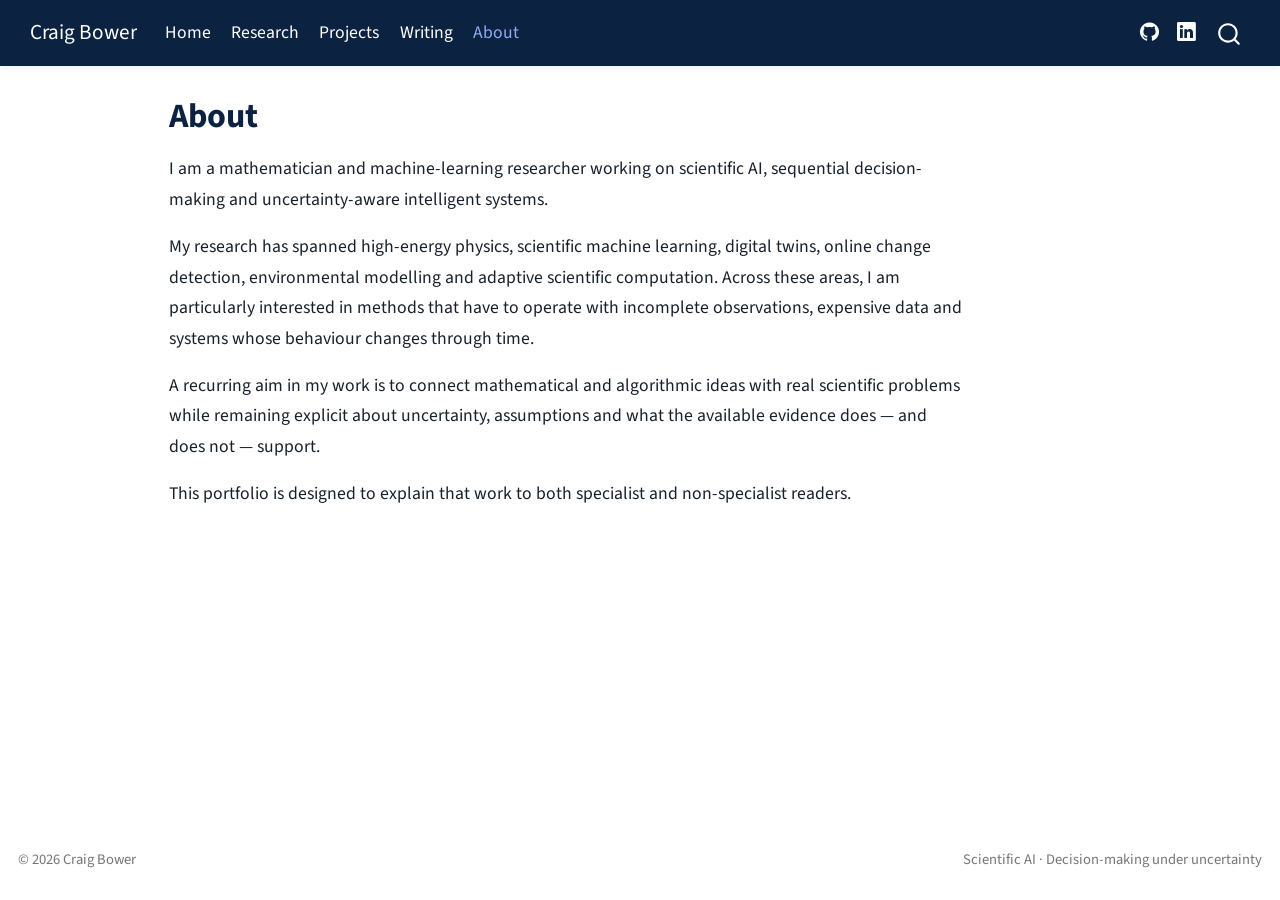
<file: about.html>
<!DOCTYPE html>
<html xmlns="http://www.w3.org/1999/xhtml" lang="en" xml:lang="en"><head>

<meta charset="utf-8">
<meta name="generator" content="quarto-1.10.18">

<meta name="viewport" content="width=device-width, initial-scale=1.0, user-scalable=yes">


<title>About – Craig Bower</title>
<style>
/* Default styles provided by pandoc.
** See https://pandoc.org/MANUAL.html#variables-for-html for config info.
*/
span.smallcaps{font-variant: small-caps;}
div.columns{display: flex; gap: 1.5em;}
div.column{flex: auto;}
@media screen {
div.columns{gap: min(4vw, 1.5em);}
div.column{overflow-x: auto;}
}
div.hanging-indent{margin-left: 1.5em; text-indent: -1.5em;}
ul.task-list{list-style: none;}
ul.task-list li input[type="checkbox"] {
  width: 0.8em;
  margin: 0 0.8em 0.2em -1em; /* quarto-specific, see https://github.com/quarto-dev/quarto-cli/issues/4556 */ 
  vertical-align: middle;
}
</style>


<script src="site_libs/quarto-nav/quarto-nav.js"></script>
<script src="site_libs/quarto-nav/headroom.min.js"></script>
<script src="site_libs/clipboard/clipboard.min.js"></script>
<script src="site_libs/quarto-search/autocomplete.umd.js"></script>
<script src="site_libs/quarto-search/fuse.min.js"></script>
<script src="site_libs/quarto-search/quarto-search.js"></script>
<meta name="quarto:offset" content="./">
<script src="site_libs/quarto-html/quarto.js" type="module"></script>
<script src="site_libs/quarto-html/tabsets/tabsets.js" type="module"></script>
<script src="site_libs/quarto-html/popper.min.js"></script>
<script src="site_libs/quarto-html/tippy.umd.min.js"></script>
<script src="site_libs/quarto-html/anchor.min.js"></script>
<link href="site_libs/quarto-html/tippy.css" rel="stylesheet">
<link href="site_libs/quarto-html/quarto-syntax-highlighting-64a204ab8560d761af7679ceaba22944.css" rel="stylesheet" id="quarto-text-highlighting-styles">
<script src="site_libs/bootstrap/bootstrap.min.js"></script>
<link href="site_libs/bootstrap/bootstrap-icons.css" rel="stylesheet">
<link href="site_libs/bootstrap/bootstrap-010da2a2fc40747cac3973d122291414.min.css" rel="stylesheet" append-hash="true" id="quarto-bootstrap" data-mode="light">
<script id="quarto-search-options" type="application/json">{
  "location": "navbar",
  "copy-button": false,
  "collapse-after": 3,
  "panel-placement": "end",
  "type": "overlay",
  "limit": 50,
  "keyboard-shortcut": [
    "f",
    "/",
    "s"
  ],
  "show-item-context": false,
  "language": {
    "search-no-results-text": "No results",
    "search-matching-documents-text": "matching documents",
    "search-copy-link-title": "Copy link to search",
    "search-hide-matches-text": "Hide additional matches",
    "search-more-match-text": "more match in this document",
    "search-more-matches-text": "more matches in this document",
    "search-clear-button-title": "Clear",
    "search-text-placeholder": "",
    "search-detached-cancel-button-title": "Cancel",
    "search-submit-button-title": "Submit",
    "search-label": "Search"
  }
}</script>
<style>html{ scroll-behavior: smooth; }</style>


<link rel="stylesheet" href="styles.css">
</head>

<body class="nav-fixed quarto-light">

<div id="quarto-search-results"></div>
  <header id="quarto-header" class="headroom fixed-top">
    <nav class="navbar navbar-expand-lg " data-bs-theme="dark">
      <div class="navbar-container container-fluid">
      <div class="navbar-brand-container mx-auto">
    <a class="navbar-brand" href="./index.html">
    <span class="navbar-title">Craig Bower</span>
    </a>
  </div>
            <div id="quarto-search" class="" title="Search"></div>
          <button class="navbar-toggler" type="button" data-bs-toggle="collapse" data-bs-target="#navbarCollapse" aria-controls="navbarCollapse" role="menu" aria-expanded="false" aria-label="Toggle navigation" onclick="if (window.quartoToggleHeadroom) { window.quartoToggleHeadroom(); }">
  <span class="navbar-toggler-icon"></span>
</button>
          <div class="collapse navbar-collapse" id="navbarCollapse">
            <ul class="navbar-nav navbar-nav-scroll me-auto">
  <li class="nav-item">
    <a class="nav-link" href="./index.html"> 
<span class="menu-text">Home</span></a>
  </li>  
  <li class="nav-item">
    <a class="nav-link" href="./research.html"> 
<span class="menu-text">Research</span></a>
  </li>  
  <li class="nav-item">
    <a class="nav-link" href="./projects.html"> 
<span class="menu-text">Projects</span></a>
  </li>  
  <li class="nav-item">
    <a class="nav-link" href="./writing.html"> 
<span class="menu-text">Writing</span></a>
  </li>  
  <li class="nav-item">
    <a class="nav-link active" href="./about.html" aria-current="page"> 
<span class="menu-text">About</span></a>
  </li>  
</ul>
            <ul class="navbar-nav navbar-nav-scroll ms-auto">
  <li class="nav-item compact">
    <a class="nav-link" href="https://github.com/"> <i class="bi bi-github" role="img" aria-label="GitHub">
</i> 
<span class="menu-text"></span></a>
  </li>  
  <li class="nav-item compact">
    <a class="nav-link" href="https://www.linkedin.com/"> <i class="bi bi-linkedin" role="img" aria-label="LinkedIn">
</i> 
<span class="menu-text"></span></a>
  </li>  
</ul>
          </div> <!-- /navcollapse -->
            <div class="quarto-navbar-tools">
</div>
      </div> <!-- /container-fluid -->
    </nav>
</header>
<!-- content -->
<div id="quarto-content" class="quarto-container page-columns page-rows-contents page-layout-article page-navbar">
<!-- sidebar -->
<!-- margin-sidebar -->
    <div id="quarto-margin-sidebar" class="sidebar margin-sidebar zindex-bottom">
        
    </div>
<!-- main -->
<main class="content" id="quarto-document-content">

<header id="title-block-header" class="quarto-title-block default">
<div class="quarto-title">
<h1 class="title">About</h1>
</div>



<div class="quarto-title-meta">

    
  
    
  </div>
  


</header>


<p>I am a mathematician and machine-learning researcher working on scientific AI, sequential decision-making and uncertainty-aware intelligent systems.</p>
<p>My research has spanned high-energy physics, scientific machine learning, digital twins, online change detection, environmental modelling and adaptive scientific computation. Across these areas, I am particularly interested in methods that have to operate with incomplete observations, expensive data and systems whose behaviour changes through time.</p>
<p>A recurring aim in my work is to connect mathematical and algorithmic ideas with real scientific problems while remaining explicit about uncertainty, assumptions and what the available evidence does — and does not — support.</p>
<p>This portfolio is designed to explain that work to both specialist and non-specialist readers.</p>



</main> <!-- /main -->
<script id="quarto-html-after-body" type="application/javascript">
  window.document.addEventListener("DOMContentLoaded", function (event) {
    const icon = "";
    const anchorJS = new window.AnchorJS();
    anchorJS.options = {
      placement: 'right',
      icon: icon
    };
    anchorJS.add('.anchored');
    const isCodeAnnotation = (el) => {
      for (const clz of el.classList) {
        if (clz.startsWith('code-annotation-')) {                     
          return true;
        }
      }
      return false;
    }
    const onCopySuccess = function(e) {
      // button target
      const button = e.trigger;
      // don't keep focus
      button.blur();
      // flash "checked"
      button.classList.add('code-copy-button-checked');
      var currentTitle = button.getAttribute("title");
      button.setAttribute("title", "Copied!");
      let tooltip;
      if (window.bootstrap) {
        button.setAttribute("data-bs-toggle", "tooltip");
        button.setAttribute("data-bs-placement", "left");
        button.setAttribute("data-bs-title", "Copied!");
        tooltip = new bootstrap.Tooltip(button, 
          { trigger: "manual", 
            customClass: "code-copy-button-tooltip",
            offset: [0, -8]});
        tooltip.show();    
      }
      setTimeout(function() {
        if (tooltip) {
          tooltip.hide();
          button.removeAttribute("data-bs-title");
          button.removeAttribute("data-bs-toggle");
          button.removeAttribute("data-bs-placement");
        }
        button.setAttribute("title", currentTitle);
        button.classList.remove('code-copy-button-checked');
      }, 1000);
      // clear code selection
      e.clearSelection();
    }
    const getTextToCopy = function(trigger) {
      const outerScaffold = trigger.parentElement.cloneNode(true);
      const codeEl = outerScaffold.querySelector('code');
      for (const childEl of codeEl.children) {
        if (isCodeAnnotation(childEl)) {
          childEl.remove();
        }
      }
      return codeEl.innerText;
    }
    const clipboard = new window.ClipboardJS('.code-copy-button:not([data-in-quarto-modal])', {
      text: getTextToCopy
    });
    clipboard.on('success', onCopySuccess);
    if (window.document.getElementById('quarto-embedded-source-code-modal')) {
      const clipboardModal = new window.ClipboardJS('.code-copy-button[data-in-quarto-modal]', {
        text: getTextToCopy,
        container: window.document.getElementById('quarto-embedded-source-code-modal')
      });
      clipboardModal.on('success', onCopySuccess);
    }
      var localhostRegex = new RegExp(/^(?:http|https):\/\/localhost\:?[0-9]*\//);
      var mailtoRegex = new RegExp(/^mailto:/);
        var filterRegex = new RegExp('/' + window.location.host + '/');
      var isInternal = (href) => {
          return filterRegex.test(href) || localhostRegex.test(href) || mailtoRegex.test(href);
      }
      // Inspect non-navigation links and adorn them if external
     var links = window.document.querySelectorAll('a[href]:not(.nav-link):not(.navbar-brand):not(.toc-action):not(.sidebar-link):not(.sidebar-item-toggle):not(.pagination-link):not(.no-external):not([aria-hidden]):not(.dropdown-item):not(.quarto-navigation-tool):not(.about-link)');
      for (var i=0; i<links.length; i++) {
        const link = links[i];
        if (!isInternal(link.href)) {
          // undo the damage that might have been done by quarto-nav.js in the case of
          // links that we want to consider external
          if (link.dataset.originalHref !== undefined) {
            link.href = link.dataset.originalHref;
          }
            // target, if specified
            link.setAttribute("target", "_blank");
            if (link.getAttribute("rel") === null) {
              link.setAttribute("rel", "noopener");
            }
        }
      }
    function tippyHover(el, contentFn, onTriggerFn, onUntriggerFn) {
      const config = {
        allowHTML: true,
        maxWidth: 500,
        delay: 100,
        arrow: false,
        appendTo: function(el) {
            return el.parentElement;
        },
        interactive: true,
        interactiveBorder: 10,
        theme: 'quarto',
        placement: 'bottom-start',
      };
      if (contentFn) {
        config.content = contentFn;
      }
      if (onTriggerFn) {
        config.onTrigger = onTriggerFn;
      }
      if (onUntriggerFn) {
        config.onUntrigger = onUntriggerFn;
      }
      window.tippy(el, config); 
    }
    const noterefs = window.document.querySelectorAll('a[role="doc-noteref"]');
    for (var i=0; i<noterefs.length; i++) {
      const ref = noterefs[i];
      tippyHover(ref, function() {
        // use id or data attribute instead here
        let href = ref.getAttribute('data-footnote-href') || ref.getAttribute('href');
        try { href = new URL(href).hash; } catch {}
        const id = href.replace(/^#\/?/, "");
        const note = window.document.getElementById(id);
        if (note) {
          return note.innerHTML;
        } else {
          return "";
        }
      });
    }
    const xrefs = window.document.querySelectorAll('a.quarto-xref');
    const processXRef = (id, note) => {
      // Strip column container classes
      const stripColumnClz = (el) => {
        el.classList.remove("page-full", "page-columns");
        if (el.children) {
          for (const child of el.children) {
            stripColumnClz(child);
          }
        }
      }
      stripColumnClz(note)
      if (id === null || id.startsWith('sec-')) {
        // Special case sections, only their first couple elements
        const container = document.createElement("div");
        if (note.children && note.children.length > 2) {
          container.appendChild(note.children[0].cloneNode(true));
          for (let i = 1; i < note.children.length; i++) {
            const child = note.children[i];
            if (child.tagName === "P" && child.innerText === "") {
              continue;
            } else {
              container.appendChild(child.cloneNode(true));
              break;
            }
          }
          if (window.Quarto?.typesetMath) {
            window.Quarto.typesetMath(container);
          }
          return container.innerHTML
        } else {
          if (window.Quarto?.typesetMath) {
            window.Quarto.typesetMath(note);
          }
          return note.innerHTML;
        }
      } else {
        // Remove any anchor links if they are present
        const anchorLink = note.querySelector('a.anchorjs-link');
        if (anchorLink) {
          anchorLink.remove();
        }
        if (window.Quarto?.typesetMath) {
          window.Quarto.typesetMath(note);
        }
        if (note.classList.contains("callout")) {
          return note.outerHTML;
        } else {
          return note.innerHTML;
        }
      }
    }
    for (var i=0; i<xrefs.length; i++) {
      const xref = xrefs[i];
      tippyHover(xref, undefined, function(instance) {
        instance.disable();
        let url = xref.getAttribute('href');
        let hash = undefined; 
        if (url.startsWith('#')) {
          hash = url;
        } else {
          try { hash = new URL(url).hash; } catch {}
        }
        if (hash) {
          const id = hash.replace(/^#\/?/, "");
          const note = window.document.getElementById(id);
          if (note !== null) {
            try {
              const html = processXRef(id, note.cloneNode(true));
              instance.setContent(html);
            } finally {
              instance.enable();
              instance.show();
            }
          } else {
            // See if we can fetch this
            fetch(url.split('#')[0])
            .then(res => res.text())
            .then(html => {
              const parser = new DOMParser();
              const htmlDoc = parser.parseFromString(html, "text/html");
              const note = htmlDoc.getElementById(id);
              if (note !== null) {
                const html = processXRef(id, note);
                instance.setContent(html);
              } 
            }).finally(() => {
              instance.enable();
              instance.show();
            });
          }
        } else {
          // See if we can fetch a full url (with no hash to target)
          // This is a special case and we should probably do some content thinning / targeting
          fetch(url)
          .then(res => res.text())
          .then(html => {
            const parser = new DOMParser();
            const htmlDoc = parser.parseFromString(html, "text/html");
            const note = htmlDoc.querySelector('main.content');
            if (note !== null) {
              // This should only happen for chapter cross references
              // (since there is no id in the URL)
              // remove the first header
              if (note.children.length > 0 && note.children[0].tagName === "HEADER") {
                note.children[0].remove();
              }
              const html = processXRef(null, note);
              instance.setContent(html);
            } 
          }).finally(() => {
            instance.enable();
            instance.show();
          });
        }
      }, function(instance) {
      });
    }
        let selectedAnnoteEl;
        const selectorForAnnotation = ( cell, annotation) => {
          let cellAttr = 'data-code-cell="' + cell + '"';
          let lineAttr = 'data-code-annotation="' +  annotation + '"';
          const selector = 'span[' + cellAttr + '][' + lineAttr + ']';
          return selector;
        }
        const selectCodeLines = (annoteEl) => {
          const doc = window.document;
          const targetCell = annoteEl.getAttribute("data-target-cell");
          const targetAnnotation = annoteEl.getAttribute("data-target-annotation");
          const annoteSpan = window.document.querySelector(selectorForAnnotation(targetCell, targetAnnotation));
          const lines = annoteSpan.getAttribute("data-code-lines").split(",");
          const lineIds = lines.map((line) => {
            return targetCell + "-" + line;
          })
          let top = null;
          let height = null;
          let parent = null;
          if (lineIds.length > 0) {
              //compute the position of the single el (top and bottom and make a div)
              const el = window.document.getElementById(lineIds[0]);
              top = el.offsetTop;
              height = el.offsetHeight;
              parent = el.parentElement.parentElement;
            if (lineIds.length > 1) {
              const lastEl = window.document.getElementById(lineIds[lineIds.length - 1]);
              const bottom = lastEl.offsetTop + lastEl.offsetHeight;
              height = bottom - top;
            }
            if (top !== null && height !== null && parent !== null) {
              // cook up a div (if necessary) and position it 
              let div = window.document.getElementById("code-annotation-line-highlight");
              if (div === null) {
                div = window.document.createElement("div");
                div.setAttribute("id", "code-annotation-line-highlight");
                div.style.position = 'absolute';
                parent.appendChild(div);
              }
              div.style.top = top - 2 + "px";
              div.style.height = height + 4 + "px";
              div.style.left = 0;
              let gutterDiv = window.document.getElementById("code-annotation-line-highlight-gutter");
              if (gutterDiv === null) {
                gutterDiv = window.document.createElement("div");
                gutterDiv.setAttribute("id", "code-annotation-line-highlight-gutter");
                gutterDiv.style.position = 'absolute';
                const codeCell = window.document.getElementById(targetCell);
                const gutter = codeCell.querySelector('.code-annotation-gutter');
                gutter.appendChild(gutterDiv);
              }
              gutterDiv.style.top = top - 2 + "px";
              gutterDiv.style.height = height + 4 + "px";
            }
            selectedAnnoteEl = annoteEl;
          }
        };
        const unselectCodeLines = () => {
          const elementsIds = ["code-annotation-line-highlight", "code-annotation-line-highlight-gutter"];
          elementsIds.forEach((elId) => {
            const div = window.document.getElementById(elId);
            if (div) {
              div.remove();
            }
          });
          selectedAnnoteEl = undefined;
        };
          // Handle positioning of the toggle
      window.addEventListener(
        "resize",
        throttle(() => {
          elRect = undefined;
          if (selectedAnnoteEl) {
            selectCodeLines(selectedAnnoteEl);
          }
        }, 10)
      );
      function throttle(fn, ms) {
      let throttle = false;
      let timer;
        return (...args) => {
          if(!throttle) { // first call gets through
              fn.apply(this, args);
              throttle = true;
          } else { // all the others get throttled
              if(timer) clearTimeout(timer); // cancel #2
              timer = setTimeout(() => {
                fn.apply(this, args);
                timer = throttle = false;
              }, ms);
          }
        };
      }
        // Attach click handler to the DT
        const annoteDls = window.document.querySelectorAll('dt[data-target-cell]');
        for (const annoteDlNode of annoteDls) {
          annoteDlNode.addEventListener('click', (event) => {
            const clickedEl = event.target;
            if (clickedEl !== selectedAnnoteEl) {
              unselectCodeLines();
              const activeEl = window.document.querySelector('dt[data-target-cell].code-annotation-active');
              if (activeEl) {
                activeEl.classList.remove('code-annotation-active');
              }
              selectCodeLines(clickedEl);
              clickedEl.classList.add('code-annotation-active');
            } else {
              // Unselect the line
              unselectCodeLines();
              clickedEl.classList.remove('code-annotation-active');
            }
          });
        }
    const findCites = (el) => {
      const parentEl = el.parentElement;
      if (parentEl) {
        const cites = parentEl.dataset.cites;
        if (cites) {
          return {
            el,
            cites: cites.split(' ')
          };
        } else {
          return findCites(el.parentElement)
        }
      } else {
        return undefined;
      }
    };
    var bibliorefs = window.document.querySelectorAll('a[role="doc-biblioref"]');
    for (var i=0; i<bibliorefs.length; i++) {
      const ref = bibliorefs[i];
      const citeInfo = findCites(ref);
      if (citeInfo) {
        tippyHover(citeInfo.el, function() {
          var popup = window.document.createElement('div');
          citeInfo.cites.forEach(function(cite) {
            var citeDiv = window.document.createElement('div');
            citeDiv.classList.add('hanging-indent');
            citeDiv.classList.add('csl-entry');
            var biblioDiv = window.document.getElementById('ref-' + cite);
            if (biblioDiv) {
              citeDiv.innerHTML = biblioDiv.innerHTML;
            }
            popup.appendChild(citeDiv);
          });
          return popup.innerHTML;
        });
      }
    }
  });
  </script>
</div> <!-- /content -->
<footer class="footer">
  <div class="nav-footer">
    <div class="nav-footer-left">
<p>© 2026 Craig Bower</p>
</div>   
    <div class="nav-footer-center">
      &nbsp;
    </div>
    <div class="nav-footer-right">
<p>Scientific AI · Decision-making under uncertainty</p>
</div>
  </div>
</footer>




<script src="site_libs/quarto-html/zenscroll-min.js"></script>
</body></html>
</file>
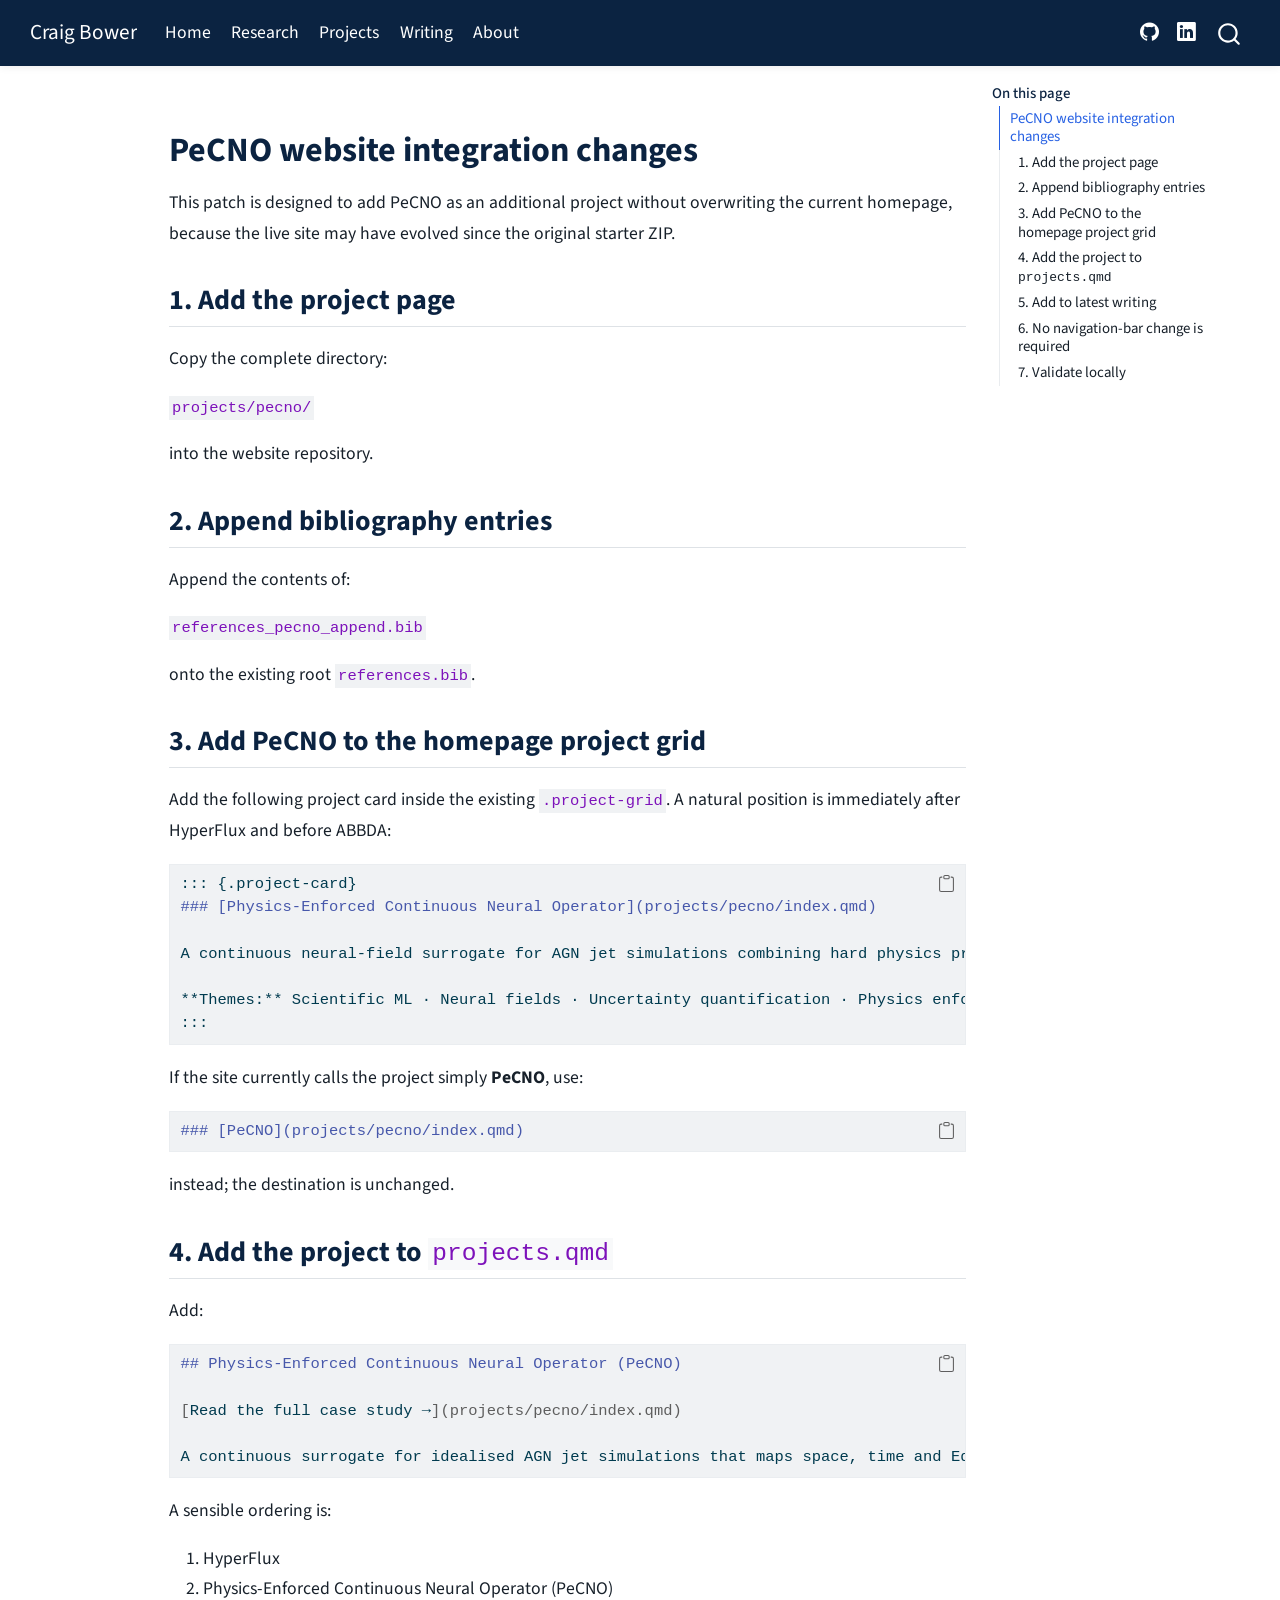
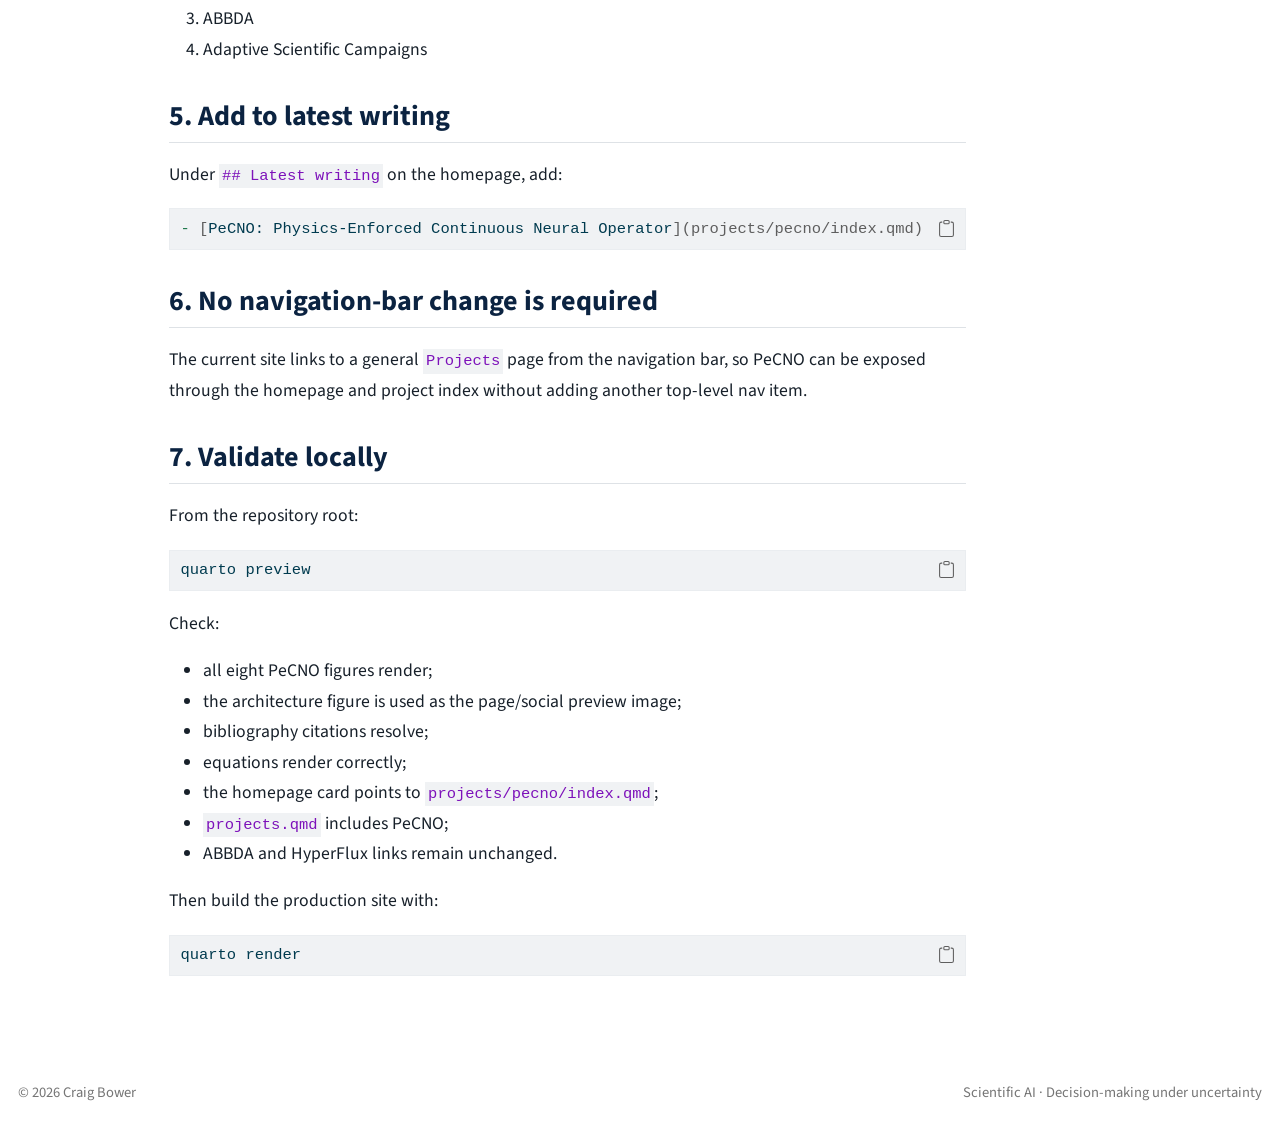
<file: PECNO_SITE_CHANGES.html>
<!DOCTYPE html>
<html xmlns="http://www.w3.org/1999/xhtml" lang="en" xml:lang="en"><head>

<meta charset="utf-8">
<meta name="generator" content="quarto-1.10.18">

<meta name="viewport" content="width=device-width, initial-scale=1.0, user-scalable=yes">


<title>pecno_site_changes – Craig Bower</title>
<style>
/* Default styles provided by pandoc.
** See https://pandoc.org/MANUAL.html#variables-for-html for config info.
*/
span.smallcaps{font-variant: small-caps;}
div.columns{display: flex; gap: 1.5em;}
div.column{flex: auto;}
@media screen {
div.columns{gap: min(4vw, 1.5em);}
div.column{overflow-x: auto;}
}
div.hanging-indent{margin-left: 1.5em; text-indent: -1.5em;}
ul.task-list{list-style: none;}
ul.task-list li input[type="checkbox"] {
  width: 0.8em;
  margin: 0 0.8em 0.2em -1em; /* quarto-specific, see https://github.com/quarto-dev/quarto-cli/issues/4556 */ 
  vertical-align: middle;
}
/* CSS for syntax highlighting */
html { -webkit-text-size-adjust: 100%; }
pre > code.sourceCode { white-space: pre; position: relative; }
pre > code.sourceCode > span { display: inline-block; line-height: 1.25; }
pre > code.sourceCode > span:empty { height: 1.2em; }
.sourceCode { overflow: visible; }
code.sourceCode > span { color: inherit; text-decoration: inherit; }
div.sourceCode { margin: 1em 0; }
pre.sourceCode { margin: 0; }
@media screen {
div.sourceCode { overflow: auto; }
}
@media print {
pre > code.sourceCode { white-space: pre-wrap; }
pre > code.sourceCode > span { text-indent: -5em; padding-left: 5em; }
}
pre.numberSource code
  { counter-reset: source-line 0; }
pre.numberSource code > span
  { position: relative; left: -4em; counter-increment: source-line; }
pre.numberSource code > span > a:first-child::before
  { content: counter(source-line);
    position: relative; left: -1em; text-align: right; vertical-align: baseline;
    border: none; display: inline-block;
    -webkit-touch-callout: none; -webkit-user-select: none;
    -khtml-user-select: none; -moz-user-select: none;
    -ms-user-select: none; user-select: none;
    padding: 0 4px; width: 4em;
  }
pre.numberSource { margin-left: 3em;  padding-left: 4px; }
div.sourceCode
  {   }
@media screen {
pre > code.sourceCode > span > a:first-child::before { text-decoration: underline; }
}
</style>


<script src="site_libs/quarto-nav/quarto-nav.js"></script>
<script src="site_libs/quarto-nav/headroom.min.js"></script>
<script src="site_libs/clipboard/clipboard.min.js"></script>
<script src="site_libs/quarto-search/autocomplete.umd.js"></script>
<script src="site_libs/quarto-search/fuse.min.js"></script>
<script src="site_libs/quarto-search/quarto-search.js"></script>
<meta name="quarto:offset" content="./">
<script src="site_libs/quarto-html/quarto.js" type="module"></script>
<script src="site_libs/quarto-html/tabsets/tabsets.js" type="module"></script>
<script src="site_libs/quarto-html/popper.min.js"></script>
<script src="site_libs/quarto-html/tippy.umd.min.js"></script>
<script src="site_libs/quarto-html/anchor.min.js"></script>
<link href="site_libs/quarto-html/tippy.css" rel="stylesheet">
<link href="site_libs/quarto-html/quarto-syntax-highlighting-64a204ab8560d761af7679ceaba22944.css" rel="stylesheet" id="quarto-text-highlighting-styles">
<script src="site_libs/bootstrap/bootstrap.min.js"></script>
<link href="site_libs/bootstrap/bootstrap-icons.css" rel="stylesheet">
<link href="site_libs/bootstrap/bootstrap-010da2a2fc40747cac3973d122291414.min.css" rel="stylesheet" append-hash="true" id="quarto-bootstrap" data-mode="light">
<script id="quarto-search-options" type="application/json">{
  "location": "navbar",
  "copy-button": false,
  "collapse-after": 3,
  "panel-placement": "end",
  "type": "overlay",
  "limit": 50,
  "keyboard-shortcut": [
    "f",
    "/",
    "s"
  ],
  "show-item-context": false,
  "language": {
    "search-no-results-text": "No results",
    "search-matching-documents-text": "matching documents",
    "search-copy-link-title": "Copy link to search",
    "search-hide-matches-text": "Hide additional matches",
    "search-more-match-text": "more match in this document",
    "search-more-matches-text": "more matches in this document",
    "search-clear-button-title": "Clear",
    "search-text-placeholder": "",
    "search-detached-cancel-button-title": "Cancel",
    "search-submit-button-title": "Submit",
    "search-label": "Search"
  }
}</script>
<style>html{ scroll-behavior: smooth; }</style>


<link rel="stylesheet" href="styles.css">
</head>

<body class="nav-fixed quarto-light">

<div id="quarto-search-results"></div>
  <header id="quarto-header" class="headroom fixed-top">
    <nav class="navbar navbar-expand-lg " data-bs-theme="dark">
      <div class="navbar-container container-fluid">
      <div class="navbar-brand-container mx-auto">
    <a class="navbar-brand" href="./index.html">
    <span class="navbar-title">Craig Bower</span>
    </a>
  </div>
            <div id="quarto-search" class="" title="Search"></div>
          <button class="navbar-toggler" type="button" data-bs-toggle="collapse" data-bs-target="#navbarCollapse" aria-controls="navbarCollapse" role="menu" aria-expanded="false" aria-label="Toggle navigation" onclick="if (window.quartoToggleHeadroom) { window.quartoToggleHeadroom(); }">
  <span class="navbar-toggler-icon"></span>
</button>
          <div class="collapse navbar-collapse" id="navbarCollapse">
            <ul class="navbar-nav navbar-nav-scroll me-auto">
  <li class="nav-item">
    <a class="nav-link" href="./index.html"> 
<span class="menu-text">Home</span></a>
  </li>  
  <li class="nav-item">
    <a class="nav-link" href="./research.html"> 
<span class="menu-text">Research</span></a>
  </li>  
  <li class="nav-item">
    <a class="nav-link" href="./projects.html"> 
<span class="menu-text">Projects</span></a>
  </li>  
  <li class="nav-item">
    <a class="nav-link" href="./writing.html"> 
<span class="menu-text">Writing</span></a>
  </li>  
  <li class="nav-item">
    <a class="nav-link" href="./about.html"> 
<span class="menu-text">About</span></a>
  </li>  
</ul>
            <ul class="navbar-nav navbar-nav-scroll ms-auto">
  <li class="nav-item compact">
    <a class="nav-link" href="https://github.com/"> <i class="bi bi-github" role="img" aria-label="GitHub">
</i> 
<span class="menu-text"></span></a>
  </li>  
  <li class="nav-item compact">
    <a class="nav-link" href="https://www.linkedin.com/"> <i class="bi bi-linkedin" role="img" aria-label="LinkedIn">
</i> 
<span class="menu-text"></span></a>
  </li>  
</ul>
          </div> <!-- /navcollapse -->
            <div class="quarto-navbar-tools">
</div>
      </div> <!-- /container-fluid -->
    </nav>
</header>
<!-- content -->
<div id="quarto-content" class="quarto-container page-columns page-rows-contents page-layout-article page-navbar">
<!-- sidebar -->
<!-- margin-sidebar -->
    <div id="quarto-margin-sidebar" class="sidebar margin-sidebar">
        <nav id="TOC" role="doc-toc" class="toc-active">
    <h2 id="toc-title">On this page</h2>
   
  <ul>
  <li><a href="#pecno-website-integration-changes" id="toc-pecno-website-integration-changes" class="nav-link active" data-scroll-target="#pecno-website-integration-changes">PeCNO website integration changes</a>
  <ul class="collapse">
  <li><a href="#add-the-project-page" id="toc-add-the-project-page" class="nav-link" data-scroll-target="#add-the-project-page">1. Add the project page</a></li>
  <li><a href="#append-bibliography-entries" id="toc-append-bibliography-entries" class="nav-link" data-scroll-target="#append-bibliography-entries">2. Append bibliography entries</a></li>
  <li><a href="#add-pecno-to-the-homepage-project-grid" id="toc-add-pecno-to-the-homepage-project-grid" class="nav-link" data-scroll-target="#add-pecno-to-the-homepage-project-grid">3. Add PeCNO to the homepage project grid</a></li>
  <li><a href="#add-the-project-to-projects.qmd" id="toc-add-the-project-to-projects.qmd" class="nav-link" data-scroll-target="#add-the-project-to-projects.qmd">4. Add the project to <code>projects.qmd</code></a></li>
  <li><a href="#add-to-latest-writing" id="toc-add-to-latest-writing" class="nav-link" data-scroll-target="#add-to-latest-writing">5. Add to latest writing</a></li>
  <li><a href="#no-navigation-bar-change-is-required" id="toc-no-navigation-bar-change-is-required" class="nav-link" data-scroll-target="#no-navigation-bar-change-is-required">6. No navigation-bar change is required</a></li>
  <li><a href="#validate-locally" id="toc-validate-locally" class="nav-link" data-scroll-target="#validate-locally">7. Validate locally</a></li>
  </ul></li>
  </ul>
</nav>
    </div>
<!-- main -->
<main class="content" id="quarto-document-content"><header id="title-block-header" class="quarto-title-block"></header>




<section id="pecno-website-integration-changes" class="level1">
<h1>PeCNO website integration changes</h1>
<p>This patch is designed to add PeCNO as an additional project without overwriting the current homepage, because the live site may have evolved since the original starter ZIP.</p>
<section id="add-the-project-page" class="level2">
<h2 class="anchored" data-anchor-id="add-the-project-page">1. Add the project page</h2>
<p>Copy the complete directory:</p>
<p><code>projects/pecno/</code></p>
<p>into the website repository.</p>
</section>
<section id="append-bibliography-entries" class="level2">
<h2 class="anchored" data-anchor-id="append-bibliography-entries">2. Append bibliography entries</h2>
<p>Append the contents of:</p>
<p><code>references_pecno_append.bib</code></p>
<p>onto the existing root <code>references.bib</code>.</p>
</section>
<section id="add-pecno-to-the-homepage-project-grid" class="level2">
<h2 class="anchored" data-anchor-id="add-pecno-to-the-homepage-project-grid">3. Add PeCNO to the homepage project grid</h2>
<p>Add the following project card inside the existing <code>.project-grid</code>. A natural position is immediately after HyperFlux and before ABBDA:</p>
<div class="code-copy-outer-scaffold"><div class="sourceCode" id="cb1"><pre class="sourceCode markdown code-with-copy"><code class="sourceCode markdown"><span id="cb1-1"><a href="#cb1-1" aria-hidden="true" tabindex="-1"></a>::: {.project-card}</span>
<span id="cb1-2"><a href="#cb1-2" aria-hidden="true" tabindex="-1"></a><span class="fu">### [Physics-Enforced Continuous Neural Operator](projects/pecno/index.qmd)</span></span>
<span id="cb1-3"><a href="#cb1-3" aria-hidden="true" tabindex="-1"></a></span>
<span id="cb1-4"><a href="#cb1-4" aria-hidden="true" tabindex="-1"></a>A continuous neural-field surrogate for AGN jet simulations combining hard physics projection, adaptive conformal uncertainty calibration and controlled generative recovery of smaller spatial scales.</span>
<span id="cb1-5"><a href="#cb1-5" aria-hidden="true" tabindex="-1"></a></span>
<span id="cb1-6"><a href="#cb1-6" aria-hidden="true" tabindex="-1"></a>**Themes:** Scientific ML · Neural fields · Uncertainty quantification · Physics enforcement</span>
<span id="cb1-7"><a href="#cb1-7" aria-hidden="true" tabindex="-1"></a>:::</span></code></pre></div><button title="Copy to Clipboard" class="code-copy-button"><i class="bi"></i></button></div>
<p>If the site currently calls the project simply <strong>PeCNO</strong>, use:</p>
<div class="code-copy-outer-scaffold"><div class="sourceCode" id="cb2"><pre class="sourceCode markdown code-with-copy"><code class="sourceCode markdown"><span id="cb2-1"><a href="#cb2-1" aria-hidden="true" tabindex="-1"></a><span class="fu">### [PeCNO](projects/pecno/index.qmd)</span></span></code></pre></div><button title="Copy to Clipboard" class="code-copy-button"><i class="bi"></i></button></div>
<p>instead; the destination is unchanged.</p>
</section>
<section id="add-the-project-to-projects.qmd" class="level2">
<h2 class="anchored" data-anchor-id="add-the-project-to-projects.qmd">4. Add the project to <code>projects.qmd</code></h2>
<p>Add:</p>
<div class="code-copy-outer-scaffold"><div class="sourceCode" id="cb3"><pre class="sourceCode markdown code-with-copy"><code class="sourceCode markdown"><span id="cb3-1"><a href="#cb3-1" aria-hidden="true" tabindex="-1"></a><span class="fu">## Physics-Enforced Continuous Neural Operator (PeCNO)</span></span>
<span id="cb3-2"><a href="#cb3-2" aria-hidden="true" tabindex="-1"></a></span>
<span id="cb3-3"><a href="#cb3-3" aria-hidden="true" tabindex="-1"></a><span class="co">[</span><span class="ot">Read the full case study →</span><span class="co">](projects/pecno/index.qmd)</span></span>
<span id="cb3-4"><a href="#cb3-4" aria-hidden="true" tabindex="-1"></a></span>
<span id="cb3-5"><a href="#cb3-5" aria-hidden="true" tabindex="-1"></a>A continuous surrogate for idealised AGN jet simulations that maps space, time and Eddington ratio to hydrodynamic fields, enforces selected physical constraints after prediction, diagnoses conformal-calibration failure under parameter and temporal shift, and recalibrates uncertainty online using adaptive conformal inference.</span></code></pre></div><button title="Copy to Clipboard" class="code-copy-button"><i class="bi"></i></button></div>
<p>A sensible ordering is:</p>
<ol type="1">
<li>HyperFlux</li>
<li>Physics-Enforced Continuous Neural Operator (PeCNO)</li>
<li>ABBDA</li>
<li>Adaptive Scientific Campaigns</li>
</ol>
</section>
<section id="add-to-latest-writing" class="level2">
<h2 class="anchored" data-anchor-id="add-to-latest-writing">5. Add to latest writing</h2>
<p>Under <code>## Latest writing</code> on the homepage, add:</p>
<div class="code-copy-outer-scaffold"><div class="sourceCode" id="cb4"><pre class="sourceCode markdown code-with-copy"><code class="sourceCode markdown"><span id="cb4-1"><a href="#cb4-1" aria-hidden="true" tabindex="-1"></a><span class="ss">- </span><span class="co">[</span><span class="ot">PeCNO: Physics-Enforced Continuous Neural Operator</span><span class="co">](projects/pecno/index.qmd)</span></span></code></pre></div><button title="Copy to Clipboard" class="code-copy-button"><i class="bi"></i></button></div>
</section>
<section id="no-navigation-bar-change-is-required" class="level2">
<h2 class="anchored" data-anchor-id="no-navigation-bar-change-is-required">6. No navigation-bar change is required</h2>
<p>The current site links to a general <code>Projects</code> page from the navigation bar, so PeCNO can be exposed through the homepage and project index without adding another top-level nav item.</p>
</section>
<section id="validate-locally" class="level2">
<h2 class="anchored" data-anchor-id="validate-locally">7. Validate locally</h2>
<p>From the repository root:</p>
<div class="code-copy-outer-scaffold"><div class="sourceCode" id="cb5"><pre class="sourceCode bash code-with-copy"><code class="sourceCode bash"><span id="cb5-1"><a href="#cb5-1" aria-hidden="true" tabindex="-1"></a><span class="ex">quarto</span> preview</span></code></pre></div><button title="Copy to Clipboard" class="code-copy-button"><i class="bi"></i></button></div>
<p>Check:</p>
<ul>
<li>all eight PeCNO figures render;</li>
<li>the architecture figure is used as the page/social preview image;</li>
<li>bibliography citations resolve;</li>
<li>equations render correctly;</li>
<li>the homepage card points to <code>projects/pecno/index.qmd</code>;</li>
<li><code>projects.qmd</code> includes PeCNO;</li>
<li>ABBDA and HyperFlux links remain unchanged.</li>
</ul>
<p>Then build the production site with:</p>
<div class="code-copy-outer-scaffold"><div class="sourceCode" id="cb6"><pre class="sourceCode bash code-with-copy"><code class="sourceCode bash"><span id="cb6-1"><a href="#cb6-1" aria-hidden="true" tabindex="-1"></a><span class="ex">quarto</span> render</span></code></pre></div><button title="Copy to Clipboard" class="code-copy-button"><i class="bi"></i></button></div>


</section>
</section>

</main> <!-- /main -->
<script id="quarto-html-after-body" type="application/javascript">
  window.document.addEventListener("DOMContentLoaded", function (event) {
    const icon = "";
    const anchorJS = new window.AnchorJS();
    anchorJS.options = {
      placement: 'right',
      icon: icon
    };
    anchorJS.add('.anchored');
    const isCodeAnnotation = (el) => {
      for (const clz of el.classList) {
        if (clz.startsWith('code-annotation-')) {                     
          return true;
        }
      }
      return false;
    }
    const onCopySuccess = function(e) {
      // button target
      const button = e.trigger;
      // don't keep focus
      button.blur();
      // flash "checked"
      button.classList.add('code-copy-button-checked');
      var currentTitle = button.getAttribute("title");
      button.setAttribute("title", "Copied!");
      let tooltip;
      if (window.bootstrap) {
        button.setAttribute("data-bs-toggle", "tooltip");
        button.setAttribute("data-bs-placement", "left");
        button.setAttribute("data-bs-title", "Copied!");
        tooltip = new bootstrap.Tooltip(button, 
          { trigger: "manual", 
            customClass: "code-copy-button-tooltip",
            offset: [0, -8]});
        tooltip.show();    
      }
      setTimeout(function() {
        if (tooltip) {
          tooltip.hide();
          button.removeAttribute("data-bs-title");
          button.removeAttribute("data-bs-toggle");
          button.removeAttribute("data-bs-placement");
        }
        button.setAttribute("title", currentTitle);
        button.classList.remove('code-copy-button-checked');
      }, 1000);
      // clear code selection
      e.clearSelection();
    }
    const getTextToCopy = function(trigger) {
      const outerScaffold = trigger.parentElement.cloneNode(true);
      const codeEl = outerScaffold.querySelector('code');
      for (const childEl of codeEl.children) {
        if (isCodeAnnotation(childEl)) {
          childEl.remove();
        }
      }
      return codeEl.innerText;
    }
    const clipboard = new window.ClipboardJS('.code-copy-button:not([data-in-quarto-modal])', {
      text: getTextToCopy
    });
    clipboard.on('success', onCopySuccess);
    if (window.document.getElementById('quarto-embedded-source-code-modal')) {
      const clipboardModal = new window.ClipboardJS('.code-copy-button[data-in-quarto-modal]', {
        text: getTextToCopy,
        container: window.document.getElementById('quarto-embedded-source-code-modal')
      });
      clipboardModal.on('success', onCopySuccess);
    }
      var localhostRegex = new RegExp(/^(?:http|https):\/\/localhost\:?[0-9]*\//);
      var mailtoRegex = new RegExp(/^mailto:/);
        var filterRegex = new RegExp('/' + window.location.host + '/');
      var isInternal = (href) => {
          return filterRegex.test(href) || localhostRegex.test(href) || mailtoRegex.test(href);
      }
      // Inspect non-navigation links and adorn them if external
     var links = window.document.querySelectorAll('a[href]:not(.nav-link):not(.navbar-brand):not(.toc-action):not(.sidebar-link):not(.sidebar-item-toggle):not(.pagination-link):not(.no-external):not([aria-hidden]):not(.dropdown-item):not(.quarto-navigation-tool):not(.about-link)');
      for (var i=0; i<links.length; i++) {
        const link = links[i];
        if (!isInternal(link.href)) {
          // undo the damage that might have been done by quarto-nav.js in the case of
          // links that we want to consider external
          if (link.dataset.originalHref !== undefined) {
            link.href = link.dataset.originalHref;
          }
            // target, if specified
            link.setAttribute("target", "_blank");
            if (link.getAttribute("rel") === null) {
              link.setAttribute("rel", "noopener");
            }
        }
      }
    function tippyHover(el, contentFn, onTriggerFn, onUntriggerFn) {
      const config = {
        allowHTML: true,
        maxWidth: 500,
        delay: 100,
        arrow: false,
        appendTo: function(el) {
            return el.parentElement;
        },
        interactive: true,
        interactiveBorder: 10,
        theme: 'quarto',
        placement: 'bottom-start',
      };
      if (contentFn) {
        config.content = contentFn;
      }
      if (onTriggerFn) {
        config.onTrigger = onTriggerFn;
      }
      if (onUntriggerFn) {
        config.onUntrigger = onUntriggerFn;
      }
      window.tippy(el, config); 
    }
    const noterefs = window.document.querySelectorAll('a[role="doc-noteref"]');
    for (var i=0; i<noterefs.length; i++) {
      const ref = noterefs[i];
      tippyHover(ref, function() {
        // use id or data attribute instead here
        let href = ref.getAttribute('data-footnote-href') || ref.getAttribute('href');
        try { href = new URL(href).hash; } catch {}
        const id = href.replace(/^#\/?/, "");
        const note = window.document.getElementById(id);
        if (note) {
          return note.innerHTML;
        } else {
          return "";
        }
      });
    }
    const xrefs = window.document.querySelectorAll('a.quarto-xref');
    const processXRef = (id, note) => {
      // Strip column container classes
      const stripColumnClz = (el) => {
        el.classList.remove("page-full", "page-columns");
        if (el.children) {
          for (const child of el.children) {
            stripColumnClz(child);
          }
        }
      }
      stripColumnClz(note)
      if (id === null || id.startsWith('sec-')) {
        // Special case sections, only their first couple elements
        const container = document.createElement("div");
        if (note.children && note.children.length > 2) {
          container.appendChild(note.children[0].cloneNode(true));
          for (let i = 1; i < note.children.length; i++) {
            const child = note.children[i];
            if (child.tagName === "P" && child.innerText === "") {
              continue;
            } else {
              container.appendChild(child.cloneNode(true));
              break;
            }
          }
          if (window.Quarto?.typesetMath) {
            window.Quarto.typesetMath(container);
          }
          return container.innerHTML
        } else {
          if (window.Quarto?.typesetMath) {
            window.Quarto.typesetMath(note);
          }
          return note.innerHTML;
        }
      } else {
        // Remove any anchor links if they are present
        const anchorLink = note.querySelector('a.anchorjs-link');
        if (anchorLink) {
          anchorLink.remove();
        }
        if (window.Quarto?.typesetMath) {
          window.Quarto.typesetMath(note);
        }
        if (note.classList.contains("callout")) {
          return note.outerHTML;
        } else {
          return note.innerHTML;
        }
      }
    }
    for (var i=0; i<xrefs.length; i++) {
      const xref = xrefs[i];
      tippyHover(xref, undefined, function(instance) {
        instance.disable();
        let url = xref.getAttribute('href');
        let hash = undefined; 
        if (url.startsWith('#')) {
          hash = url;
        } else {
          try { hash = new URL(url).hash; } catch {}
        }
        if (hash) {
          const id = hash.replace(/^#\/?/, "");
          const note = window.document.getElementById(id);
          if (note !== null) {
            try {
              const html = processXRef(id, note.cloneNode(true));
              instance.setContent(html);
            } finally {
              instance.enable();
              instance.show();
            }
          } else {
            // See if we can fetch this
            fetch(url.split('#')[0])
            .then(res => res.text())
            .then(html => {
              const parser = new DOMParser();
              const htmlDoc = parser.parseFromString(html, "text/html");
              const note = htmlDoc.getElementById(id);
              if (note !== null) {
                const html = processXRef(id, note);
                instance.setContent(html);
              } 
            }).finally(() => {
              instance.enable();
              instance.show();
            });
          }
        } else {
          // See if we can fetch a full url (with no hash to target)
          // This is a special case and we should probably do some content thinning / targeting
          fetch(url)
          .then(res => res.text())
          .then(html => {
            const parser = new DOMParser();
            const htmlDoc = parser.parseFromString(html, "text/html");
            const note = htmlDoc.querySelector('main.content');
            if (note !== null) {
              // This should only happen for chapter cross references
              // (since there is no id in the URL)
              // remove the first header
              if (note.children.length > 0 && note.children[0].tagName === "HEADER") {
                note.children[0].remove();
              }
              const html = processXRef(null, note);
              instance.setContent(html);
            } 
          }).finally(() => {
            instance.enable();
            instance.show();
          });
        }
      }, function(instance) {
      });
    }
        let selectedAnnoteEl;
        const selectorForAnnotation = ( cell, annotation) => {
          let cellAttr = 'data-code-cell="' + cell + '"';
          let lineAttr = 'data-code-annotation="' +  annotation + '"';
          const selector = 'span[' + cellAttr + '][' + lineAttr + ']';
          return selector;
        }
        const selectCodeLines = (annoteEl) => {
          const doc = window.document;
          const targetCell = annoteEl.getAttribute("data-target-cell");
          const targetAnnotation = annoteEl.getAttribute("data-target-annotation");
          const annoteSpan = window.document.querySelector(selectorForAnnotation(targetCell, targetAnnotation));
          const lines = annoteSpan.getAttribute("data-code-lines").split(",");
          const lineIds = lines.map((line) => {
            return targetCell + "-" + line;
          })
          let top = null;
          let height = null;
          let parent = null;
          if (lineIds.length > 0) {
              //compute the position of the single el (top and bottom and make a div)
              const el = window.document.getElementById(lineIds[0]);
              top = el.offsetTop;
              height = el.offsetHeight;
              parent = el.parentElement.parentElement;
            if (lineIds.length > 1) {
              const lastEl = window.document.getElementById(lineIds[lineIds.length - 1]);
              const bottom = lastEl.offsetTop + lastEl.offsetHeight;
              height = bottom - top;
            }
            if (top !== null && height !== null && parent !== null) {
              // cook up a div (if necessary) and position it 
              let div = window.document.getElementById("code-annotation-line-highlight");
              if (div === null) {
                div = window.document.createElement("div");
                div.setAttribute("id", "code-annotation-line-highlight");
                div.style.position = 'absolute';
                parent.appendChild(div);
              }
              div.style.top = top - 2 + "px";
              div.style.height = height + 4 + "px";
              div.style.left = 0;
              let gutterDiv = window.document.getElementById("code-annotation-line-highlight-gutter");
              if (gutterDiv === null) {
                gutterDiv = window.document.createElement("div");
                gutterDiv.setAttribute("id", "code-annotation-line-highlight-gutter");
                gutterDiv.style.position = 'absolute';
                const codeCell = window.document.getElementById(targetCell);
                const gutter = codeCell.querySelector('.code-annotation-gutter');
                gutter.appendChild(gutterDiv);
              }
              gutterDiv.style.top = top - 2 + "px";
              gutterDiv.style.height = height + 4 + "px";
            }
            selectedAnnoteEl = annoteEl;
          }
        };
        const unselectCodeLines = () => {
          const elementsIds = ["code-annotation-line-highlight", "code-annotation-line-highlight-gutter"];
          elementsIds.forEach((elId) => {
            const div = window.document.getElementById(elId);
            if (div) {
              div.remove();
            }
          });
          selectedAnnoteEl = undefined;
        };
          // Handle positioning of the toggle
      window.addEventListener(
        "resize",
        throttle(() => {
          elRect = undefined;
          if (selectedAnnoteEl) {
            selectCodeLines(selectedAnnoteEl);
          }
        }, 10)
      );
      function throttle(fn, ms) {
      let throttle = false;
      let timer;
        return (...args) => {
          if(!throttle) { // first call gets through
              fn.apply(this, args);
              throttle = true;
          } else { // all the others get throttled
              if(timer) clearTimeout(timer); // cancel #2
              timer = setTimeout(() => {
                fn.apply(this, args);
                timer = throttle = false;
              }, ms);
          }
        };
      }
        // Attach click handler to the DT
        const annoteDls = window.document.querySelectorAll('dt[data-target-cell]');
        for (const annoteDlNode of annoteDls) {
          annoteDlNode.addEventListener('click', (event) => {
            const clickedEl = event.target;
            if (clickedEl !== selectedAnnoteEl) {
              unselectCodeLines();
              const activeEl = window.document.querySelector('dt[data-target-cell].code-annotation-active');
              if (activeEl) {
                activeEl.classList.remove('code-annotation-active');
              }
              selectCodeLines(clickedEl);
              clickedEl.classList.add('code-annotation-active');
            } else {
              // Unselect the line
              unselectCodeLines();
              clickedEl.classList.remove('code-annotation-active');
            }
          });
        }
    const findCites = (el) => {
      const parentEl = el.parentElement;
      if (parentEl) {
        const cites = parentEl.dataset.cites;
        if (cites) {
          return {
            el,
            cites: cites.split(' ')
          };
        } else {
          return findCites(el.parentElement)
        }
      } else {
        return undefined;
      }
    };
    var bibliorefs = window.document.querySelectorAll('a[role="doc-biblioref"]');
    for (var i=0; i<bibliorefs.length; i++) {
      const ref = bibliorefs[i];
      const citeInfo = findCites(ref);
      if (citeInfo) {
        tippyHover(citeInfo.el, function() {
          var popup = window.document.createElement('div');
          citeInfo.cites.forEach(function(cite) {
            var citeDiv = window.document.createElement('div');
            citeDiv.classList.add('hanging-indent');
            citeDiv.classList.add('csl-entry');
            var biblioDiv = window.document.getElementById('ref-' + cite);
            if (biblioDiv) {
              citeDiv.innerHTML = biblioDiv.innerHTML;
            }
            popup.appendChild(citeDiv);
          });
          return popup.innerHTML;
        });
      }
    }
  });
  </script>
</div> <!-- /content -->
<footer class="footer">
  <div class="nav-footer">
    <div class="nav-footer-left">
<p>© 2026 Craig Bower</p>
</div>   
    <div class="nav-footer-center">
      &nbsp;
    </div>
    <div class="nav-footer-right">
<p>Scientific AI · Decision-making under uncertainty</p>
</div>
  </div>
</footer>




<script src="site_libs/quarto-html/zenscroll-min.js"></script>
</body></html>
</file>
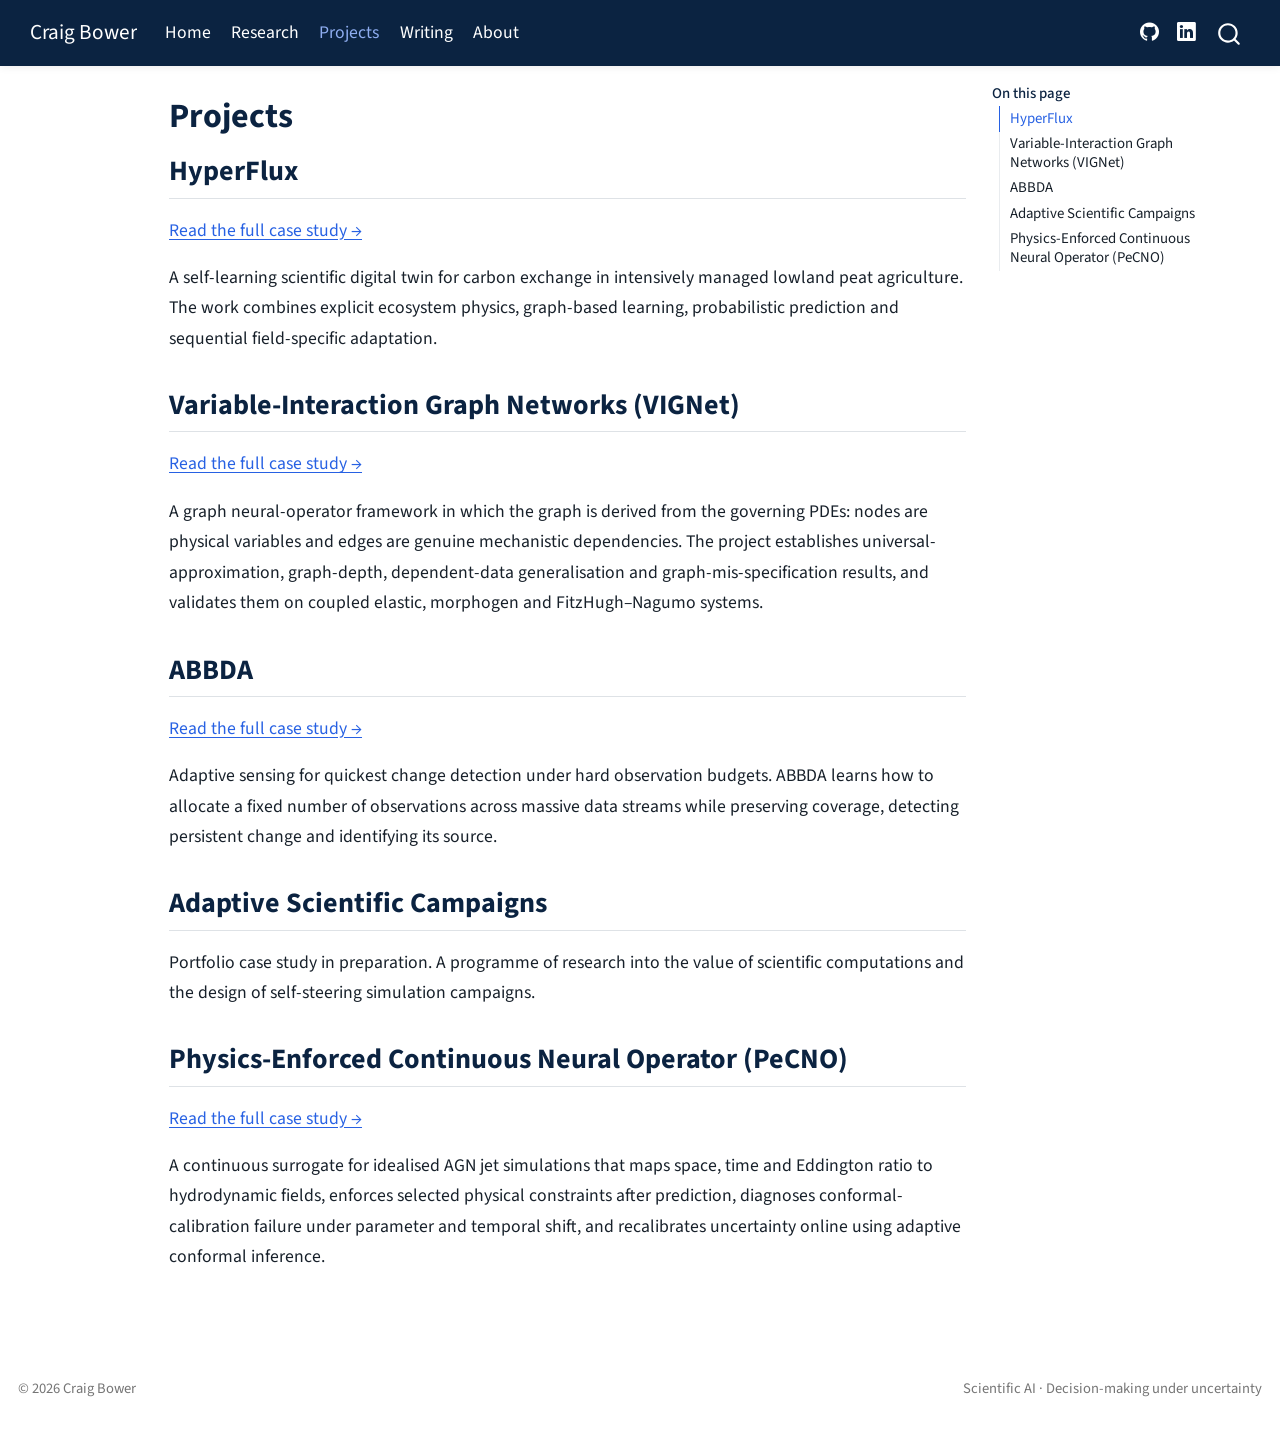
<file: projects.html>
<!DOCTYPE html>
<html xmlns="http://www.w3.org/1999/xhtml" lang="en" xml:lang="en"><head>

<meta charset="utf-8">
<meta name="generator" content="quarto-1.10.18">

<meta name="viewport" content="width=device-width, initial-scale=1.0, user-scalable=yes">


<title>Projects – Craig Bower</title>
<style>
/* Default styles provided by pandoc.
** See https://pandoc.org/MANUAL.html#variables-for-html for config info.
*/
span.smallcaps{font-variant: small-caps;}
div.columns{display: flex; gap: 1.5em;}
div.column{flex: auto;}
@media screen {
div.columns{gap: min(4vw, 1.5em);}
div.column{overflow-x: auto;}
}
div.hanging-indent{margin-left: 1.5em; text-indent: -1.5em;}
ul.task-list{list-style: none;}
ul.task-list li input[type="checkbox"] {
  width: 0.8em;
  margin: 0 0.8em 0.2em -1em; /* quarto-specific, see https://github.com/quarto-dev/quarto-cli/issues/4556 */ 
  vertical-align: middle;
}
</style>


<script src="site_libs/quarto-nav/quarto-nav.js"></script>
<script src="site_libs/quarto-nav/headroom.min.js"></script>
<script src="site_libs/clipboard/clipboard.min.js"></script>
<script src="site_libs/quarto-search/autocomplete.umd.js"></script>
<script src="site_libs/quarto-search/fuse.min.js"></script>
<script src="site_libs/quarto-search/quarto-search.js"></script>
<meta name="quarto:offset" content="./">
<script src="site_libs/quarto-html/quarto.js" type="module"></script>
<script src="site_libs/quarto-html/tabsets/tabsets.js" type="module"></script>
<script src="site_libs/quarto-html/popper.min.js"></script>
<script src="site_libs/quarto-html/tippy.umd.min.js"></script>
<script src="site_libs/quarto-html/anchor.min.js"></script>
<link href="site_libs/quarto-html/tippy.css" rel="stylesheet">
<link href="site_libs/quarto-html/quarto-syntax-highlighting-64a204ab8560d761af7679ceaba22944.css" rel="stylesheet" id="quarto-text-highlighting-styles">
<script src="site_libs/bootstrap/bootstrap.min.js"></script>
<link href="site_libs/bootstrap/bootstrap-icons.css" rel="stylesheet">
<link href="site_libs/bootstrap/bootstrap-010da2a2fc40747cac3973d122291414.min.css" rel="stylesheet" append-hash="true" id="quarto-bootstrap" data-mode="light">
<script id="quarto-search-options" type="application/json">{
  "location": "navbar",
  "copy-button": false,
  "collapse-after": 3,
  "panel-placement": "end",
  "type": "overlay",
  "limit": 50,
  "keyboard-shortcut": [
    "f",
    "/",
    "s"
  ],
  "show-item-context": false,
  "language": {
    "search-no-results-text": "No results",
    "search-matching-documents-text": "matching documents",
    "search-copy-link-title": "Copy link to search",
    "search-hide-matches-text": "Hide additional matches",
    "search-more-match-text": "more match in this document",
    "search-more-matches-text": "more matches in this document",
    "search-clear-button-title": "Clear",
    "search-text-placeholder": "",
    "search-detached-cancel-button-title": "Cancel",
    "search-submit-button-title": "Submit",
    "search-label": "Search"
  }
}</script>
<style>html{ scroll-behavior: smooth; }</style>


<link rel="stylesheet" href="styles.css">
</head>

<body class="nav-fixed quarto-light">

<div id="quarto-search-results"></div>
  <header id="quarto-header" class="headroom fixed-top">
    <nav class="navbar navbar-expand-lg " data-bs-theme="dark">
      <div class="navbar-container container-fluid">
      <div class="navbar-brand-container mx-auto">
    <a class="navbar-brand" href="./index.html">
    <span class="navbar-title">Craig Bower</span>
    </a>
  </div>
            <div id="quarto-search" class="" title="Search"></div>
          <button class="navbar-toggler" type="button" data-bs-toggle="collapse" data-bs-target="#navbarCollapse" aria-controls="navbarCollapse" role="menu" aria-expanded="false" aria-label="Toggle navigation" onclick="if (window.quartoToggleHeadroom) { window.quartoToggleHeadroom(); }">
  <span class="navbar-toggler-icon"></span>
</button>
          <div class="collapse navbar-collapse" id="navbarCollapse">
            <ul class="navbar-nav navbar-nav-scroll me-auto">
  <li class="nav-item">
    <a class="nav-link" href="./index.html"> 
<span class="menu-text">Home</span></a>
  </li>  
  <li class="nav-item">
    <a class="nav-link" href="./research.html"> 
<span class="menu-text">Research</span></a>
  </li>  
  <li class="nav-item">
    <a class="nav-link active" href="./projects.html" aria-current="page"> 
<span class="menu-text">Projects</span></a>
  </li>  
  <li class="nav-item">
    <a class="nav-link" href="./writing.html"> 
<span class="menu-text">Writing</span></a>
  </li>  
  <li class="nav-item">
    <a class="nav-link" href="./about.html"> 
<span class="menu-text">About</span></a>
  </li>  
</ul>
            <ul class="navbar-nav navbar-nav-scroll ms-auto">
  <li class="nav-item compact">
    <a class="nav-link" href="https://github.com/"> <i class="bi bi-github" role="img" aria-label="GitHub">
</i> 
<span class="menu-text"></span></a>
  </li>  
  <li class="nav-item compact">
    <a class="nav-link" href="https://www.linkedin.com/"> <i class="bi bi-linkedin" role="img" aria-label="LinkedIn">
</i> 
<span class="menu-text"></span></a>
  </li>  
</ul>
          </div> <!-- /navcollapse -->
            <div class="quarto-navbar-tools">
</div>
      </div> <!-- /container-fluid -->
    </nav>
</header>
<!-- content -->
<div id="quarto-content" class="quarto-container page-columns page-rows-contents page-layout-article page-navbar">
<!-- sidebar -->
<!-- margin-sidebar -->
    <div id="quarto-margin-sidebar" class="sidebar margin-sidebar">
        <nav id="TOC" role="doc-toc" class="toc-active">
    <h2 id="toc-title">On this page</h2>
   
  <ul>
  <li><a href="#hyperflux" id="toc-hyperflux" class="nav-link active" data-scroll-target="#hyperflux">HyperFlux</a></li>
  <li><a href="#variable-interaction-graph-networks-vignet" id="toc-variable-interaction-graph-networks-vignet" class="nav-link" data-scroll-target="#variable-interaction-graph-networks-vignet">Variable-Interaction Graph Networks (VIGNet)</a></li>
  <li><a href="#abbda" id="toc-abbda" class="nav-link" data-scroll-target="#abbda">ABBDA</a></li>
  <li><a href="#adaptive-scientific-campaigns" id="toc-adaptive-scientific-campaigns" class="nav-link" data-scroll-target="#adaptive-scientific-campaigns">Adaptive Scientific Campaigns</a></li>
  <li><a href="#physics-enforced-continuous-neural-operator-pecno" id="toc-physics-enforced-continuous-neural-operator-pecno" class="nav-link" data-scroll-target="#physics-enforced-continuous-neural-operator-pecno">Physics-Enforced Continuous Neural Operator (PeCNO)</a></li>
  </ul>
</nav>
    </div>
<!-- main -->
<main class="content" id="quarto-document-content">

<header id="title-block-header" class="quarto-title-block default">
<div class="quarto-title">
<h1 class="title">Projects</h1>
</div>



<div class="quarto-title-meta">

    
  
    
  </div>
  


</header>


<section id="hyperflux" class="level2">
<h2 class="anchored" data-anchor-id="hyperflux">HyperFlux</h2>
<p><a href="./projects/hyperflux/index.html">Read the full case study →</a></p>
<p>A self-learning scientific digital twin for carbon exchange in intensively managed lowland peat agriculture. The work combines explicit ecosystem physics, graph-based learning, probabilistic prediction and sequential field-specific adaptation.</p>
</section>
<section id="variable-interaction-graph-networks-vignet" class="level2">
<h2 class="anchored" data-anchor-id="variable-interaction-graph-networks-vignet">Variable-Interaction Graph Networks (VIGNet)</h2>
<p><a href="./projects/vignet/index.html">Read the full case study →</a></p>
<p>A graph neural-operator framework in which the graph is derived from the governing PDEs: nodes are physical variables and edges are genuine mechanistic dependencies. The project establishes universal-approximation, graph-depth, dependent-data generalisation and graph-mis-specification results, and validates them on coupled elastic, morphogen and FitzHugh–Nagumo systems.</p>
</section>
<section id="abbda" class="level2">
<h2 class="anchored" data-anchor-id="abbda">ABBDA</h2>
<p><a href="./projects/abbda/index.html">Read the full case study →</a></p>
<p>Adaptive sensing for quickest change detection under hard observation budgets. ABBDA learns how to allocate a fixed number of observations across massive data streams while preserving coverage, detecting persistent change and identifying its source.</p>
</section>
<section id="adaptive-scientific-campaigns" class="level2">
<h2 class="anchored" data-anchor-id="adaptive-scientific-campaigns">Adaptive Scientific Campaigns</h2>
<p>Portfolio case study in preparation. A programme of research into the value of scientific computations and the design of self-steering simulation campaigns.</p>
</section>
<section id="physics-enforced-continuous-neural-operator-pecno" class="level2">
<h2 class="anchored" data-anchor-id="physics-enforced-continuous-neural-operator-pecno">Physics-Enforced Continuous Neural Operator (PeCNO)</h2>
<p><a href="./projects/pecno/index.html">Read the full case study →</a></p>
<p>A continuous surrogate for idealised AGN jet simulations that maps space, time and Eddington ratio to hydrodynamic fields, enforces selected physical constraints after prediction, diagnoses conformal-calibration failure under parameter and temporal shift, and recalibrates uncertainty online using adaptive conformal inference.</p>


</section>

</main> <!-- /main -->
<script id="quarto-html-after-body" type="application/javascript">
  window.document.addEventListener("DOMContentLoaded", function (event) {
    const icon = "";
    const anchorJS = new window.AnchorJS();
    anchorJS.options = {
      placement: 'right',
      icon: icon
    };
    anchorJS.add('.anchored');
    const isCodeAnnotation = (el) => {
      for (const clz of el.classList) {
        if (clz.startsWith('code-annotation-')) {                     
          return true;
        }
      }
      return false;
    }
    const onCopySuccess = function(e) {
      // button target
      const button = e.trigger;
      // don't keep focus
      button.blur();
      // flash "checked"
      button.classList.add('code-copy-button-checked');
      var currentTitle = button.getAttribute("title");
      button.setAttribute("title", "Copied!");
      let tooltip;
      if (window.bootstrap) {
        button.setAttribute("data-bs-toggle", "tooltip");
        button.setAttribute("data-bs-placement", "left");
        button.setAttribute("data-bs-title", "Copied!");
        tooltip = new bootstrap.Tooltip(button, 
          { trigger: "manual", 
            customClass: "code-copy-button-tooltip",
            offset: [0, -8]});
        tooltip.show();    
      }
      setTimeout(function() {
        if (tooltip) {
          tooltip.hide();
          button.removeAttribute("data-bs-title");
          button.removeAttribute("data-bs-toggle");
          button.removeAttribute("data-bs-placement");
        }
        button.setAttribute("title", currentTitle);
        button.classList.remove('code-copy-button-checked');
      }, 1000);
      // clear code selection
      e.clearSelection();
    }
    const getTextToCopy = function(trigger) {
      const outerScaffold = trigger.parentElement.cloneNode(true);
      const codeEl = outerScaffold.querySelector('code');
      for (const childEl of codeEl.children) {
        if (isCodeAnnotation(childEl)) {
          childEl.remove();
        }
      }
      return codeEl.innerText;
    }
    const clipboard = new window.ClipboardJS('.code-copy-button:not([data-in-quarto-modal])', {
      text: getTextToCopy
    });
    clipboard.on('success', onCopySuccess);
    if (window.document.getElementById('quarto-embedded-source-code-modal')) {
      const clipboardModal = new window.ClipboardJS('.code-copy-button[data-in-quarto-modal]', {
        text: getTextToCopy,
        container: window.document.getElementById('quarto-embedded-source-code-modal')
      });
      clipboardModal.on('success', onCopySuccess);
    }
      var localhostRegex = new RegExp(/^(?:http|https):\/\/localhost\:?[0-9]*\//);
      var mailtoRegex = new RegExp(/^mailto:/);
        var filterRegex = new RegExp('/' + window.location.host + '/');
      var isInternal = (href) => {
          return filterRegex.test(href) || localhostRegex.test(href) || mailtoRegex.test(href);
      }
      // Inspect non-navigation links and adorn them if external
     var links = window.document.querySelectorAll('a[href]:not(.nav-link):not(.navbar-brand):not(.toc-action):not(.sidebar-link):not(.sidebar-item-toggle):not(.pagination-link):not(.no-external):not([aria-hidden]):not(.dropdown-item):not(.quarto-navigation-tool):not(.about-link)');
      for (var i=0; i<links.length; i++) {
        const link = links[i];
        if (!isInternal(link.href)) {
          // undo the damage that might have been done by quarto-nav.js in the case of
          // links that we want to consider external
          if (link.dataset.originalHref !== undefined) {
            link.href = link.dataset.originalHref;
          }
            // target, if specified
            link.setAttribute("target", "_blank");
            if (link.getAttribute("rel") === null) {
              link.setAttribute("rel", "noopener");
            }
        }
      }
    function tippyHover(el, contentFn, onTriggerFn, onUntriggerFn) {
      const config = {
        allowHTML: true,
        maxWidth: 500,
        delay: 100,
        arrow: false,
        appendTo: function(el) {
            return el.parentElement;
        },
        interactive: true,
        interactiveBorder: 10,
        theme: 'quarto',
        placement: 'bottom-start',
      };
      if (contentFn) {
        config.content = contentFn;
      }
      if (onTriggerFn) {
        config.onTrigger = onTriggerFn;
      }
      if (onUntriggerFn) {
        config.onUntrigger = onUntriggerFn;
      }
      window.tippy(el, config); 
    }
    const noterefs = window.document.querySelectorAll('a[role="doc-noteref"]');
    for (var i=0; i<noterefs.length; i++) {
      const ref = noterefs[i];
      tippyHover(ref, function() {
        // use id or data attribute instead here
        let href = ref.getAttribute('data-footnote-href') || ref.getAttribute('href');
        try { href = new URL(href).hash; } catch {}
        const id = href.replace(/^#\/?/, "");
        const note = window.document.getElementById(id);
        if (note) {
          return note.innerHTML;
        } else {
          return "";
        }
      });
    }
    const xrefs = window.document.querySelectorAll('a.quarto-xref');
    const processXRef = (id, note) => {
      // Strip column container classes
      const stripColumnClz = (el) => {
        el.classList.remove("page-full", "page-columns");
        if (el.children) {
          for (const child of el.children) {
            stripColumnClz(child);
          }
        }
      }
      stripColumnClz(note)
      if (id === null || id.startsWith('sec-')) {
        // Special case sections, only their first couple elements
        const container = document.createElement("div");
        if (note.children && note.children.length > 2) {
          container.appendChild(note.children[0].cloneNode(true));
          for (let i = 1; i < note.children.length; i++) {
            const child = note.children[i];
            if (child.tagName === "P" && child.innerText === "") {
              continue;
            } else {
              container.appendChild(child.cloneNode(true));
              break;
            }
          }
          if (window.Quarto?.typesetMath) {
            window.Quarto.typesetMath(container);
          }
          return container.innerHTML
        } else {
          if (window.Quarto?.typesetMath) {
            window.Quarto.typesetMath(note);
          }
          return note.innerHTML;
        }
      } else {
        // Remove any anchor links if they are present
        const anchorLink = note.querySelector('a.anchorjs-link');
        if (anchorLink) {
          anchorLink.remove();
        }
        if (window.Quarto?.typesetMath) {
          window.Quarto.typesetMath(note);
        }
        if (note.classList.contains("callout")) {
          return note.outerHTML;
        } else {
          return note.innerHTML;
        }
      }
    }
    for (var i=0; i<xrefs.length; i++) {
      const xref = xrefs[i];
      tippyHover(xref, undefined, function(instance) {
        instance.disable();
        let url = xref.getAttribute('href');
        let hash = undefined; 
        if (url.startsWith('#')) {
          hash = url;
        } else {
          try { hash = new URL(url).hash; } catch {}
        }
        if (hash) {
          const id = hash.replace(/^#\/?/, "");
          const note = window.document.getElementById(id);
          if (note !== null) {
            try {
              const html = processXRef(id, note.cloneNode(true));
              instance.setContent(html);
            } finally {
              instance.enable();
              instance.show();
            }
          } else {
            // See if we can fetch this
            fetch(url.split('#')[0])
            .then(res => res.text())
            .then(html => {
              const parser = new DOMParser();
              const htmlDoc = parser.parseFromString(html, "text/html");
              const note = htmlDoc.getElementById(id);
              if (note !== null) {
                const html = processXRef(id, note);
                instance.setContent(html);
              } 
            }).finally(() => {
              instance.enable();
              instance.show();
            });
          }
        } else {
          // See if we can fetch a full url (with no hash to target)
          // This is a special case and we should probably do some content thinning / targeting
          fetch(url)
          .then(res => res.text())
          .then(html => {
            const parser = new DOMParser();
            const htmlDoc = parser.parseFromString(html, "text/html");
            const note = htmlDoc.querySelector('main.content');
            if (note !== null) {
              // This should only happen for chapter cross references
              // (since there is no id in the URL)
              // remove the first header
              if (note.children.length > 0 && note.children[0].tagName === "HEADER") {
                note.children[0].remove();
              }
              const html = processXRef(null, note);
              instance.setContent(html);
            } 
          }).finally(() => {
            instance.enable();
            instance.show();
          });
        }
      }, function(instance) {
      });
    }
        let selectedAnnoteEl;
        const selectorForAnnotation = ( cell, annotation) => {
          let cellAttr = 'data-code-cell="' + cell + '"';
          let lineAttr = 'data-code-annotation="' +  annotation + '"';
          const selector = 'span[' + cellAttr + '][' + lineAttr + ']';
          return selector;
        }
        const selectCodeLines = (annoteEl) => {
          const doc = window.document;
          const targetCell = annoteEl.getAttribute("data-target-cell");
          const targetAnnotation = annoteEl.getAttribute("data-target-annotation");
          const annoteSpan = window.document.querySelector(selectorForAnnotation(targetCell, targetAnnotation));
          const lines = annoteSpan.getAttribute("data-code-lines").split(",");
          const lineIds = lines.map((line) => {
            return targetCell + "-" + line;
          })
          let top = null;
          let height = null;
          let parent = null;
          if (lineIds.length > 0) {
              //compute the position of the single el (top and bottom and make a div)
              const el = window.document.getElementById(lineIds[0]);
              top = el.offsetTop;
              height = el.offsetHeight;
              parent = el.parentElement.parentElement;
            if (lineIds.length > 1) {
              const lastEl = window.document.getElementById(lineIds[lineIds.length - 1]);
              const bottom = lastEl.offsetTop + lastEl.offsetHeight;
              height = bottom - top;
            }
            if (top !== null && height !== null && parent !== null) {
              // cook up a div (if necessary) and position it 
              let div = window.document.getElementById("code-annotation-line-highlight");
              if (div === null) {
                div = window.document.createElement("div");
                div.setAttribute("id", "code-annotation-line-highlight");
                div.style.position = 'absolute';
                parent.appendChild(div);
              }
              div.style.top = top - 2 + "px";
              div.style.height = height + 4 + "px";
              div.style.left = 0;
              let gutterDiv = window.document.getElementById("code-annotation-line-highlight-gutter");
              if (gutterDiv === null) {
                gutterDiv = window.document.createElement("div");
                gutterDiv.setAttribute("id", "code-annotation-line-highlight-gutter");
                gutterDiv.style.position = 'absolute';
                const codeCell = window.document.getElementById(targetCell);
                const gutter = codeCell.querySelector('.code-annotation-gutter');
                gutter.appendChild(gutterDiv);
              }
              gutterDiv.style.top = top - 2 + "px";
              gutterDiv.style.height = height + 4 + "px";
            }
            selectedAnnoteEl = annoteEl;
          }
        };
        const unselectCodeLines = () => {
          const elementsIds = ["code-annotation-line-highlight", "code-annotation-line-highlight-gutter"];
          elementsIds.forEach((elId) => {
            const div = window.document.getElementById(elId);
            if (div) {
              div.remove();
            }
          });
          selectedAnnoteEl = undefined;
        };
          // Handle positioning of the toggle
      window.addEventListener(
        "resize",
        throttle(() => {
          elRect = undefined;
          if (selectedAnnoteEl) {
            selectCodeLines(selectedAnnoteEl);
          }
        }, 10)
      );
      function throttle(fn, ms) {
      let throttle = false;
      let timer;
        return (...args) => {
          if(!throttle) { // first call gets through
              fn.apply(this, args);
              throttle = true;
          } else { // all the others get throttled
              if(timer) clearTimeout(timer); // cancel #2
              timer = setTimeout(() => {
                fn.apply(this, args);
                timer = throttle = false;
              }, ms);
          }
        };
      }
        // Attach click handler to the DT
        const annoteDls = window.document.querySelectorAll('dt[data-target-cell]');
        for (const annoteDlNode of annoteDls) {
          annoteDlNode.addEventListener('click', (event) => {
            const clickedEl = event.target;
            if (clickedEl !== selectedAnnoteEl) {
              unselectCodeLines();
              const activeEl = window.document.querySelector('dt[data-target-cell].code-annotation-active');
              if (activeEl) {
                activeEl.classList.remove('code-annotation-active');
              }
              selectCodeLines(clickedEl);
              clickedEl.classList.add('code-annotation-active');
            } else {
              // Unselect the line
              unselectCodeLines();
              clickedEl.classList.remove('code-annotation-active');
            }
          });
        }
    const findCites = (el) => {
      const parentEl = el.parentElement;
      if (parentEl) {
        const cites = parentEl.dataset.cites;
        if (cites) {
          return {
            el,
            cites: cites.split(' ')
          };
        } else {
          return findCites(el.parentElement)
        }
      } else {
        return undefined;
      }
    };
    var bibliorefs = window.document.querySelectorAll('a[role="doc-biblioref"]');
    for (var i=0; i<bibliorefs.length; i++) {
      const ref = bibliorefs[i];
      const citeInfo = findCites(ref);
      if (citeInfo) {
        tippyHover(citeInfo.el, function() {
          var popup = window.document.createElement('div');
          citeInfo.cites.forEach(function(cite) {
            var citeDiv = window.document.createElement('div');
            citeDiv.classList.add('hanging-indent');
            citeDiv.classList.add('csl-entry');
            var biblioDiv = window.document.getElementById('ref-' + cite);
            if (biblioDiv) {
              citeDiv.innerHTML = biblioDiv.innerHTML;
            }
            popup.appendChild(citeDiv);
          });
          return popup.innerHTML;
        });
      }
    }
  });
  </script>
</div> <!-- /content -->
<footer class="footer">
  <div class="nav-footer">
    <div class="nav-footer-left">
<p>© 2026 Craig Bower</p>
</div>   
    <div class="nav-footer-center">
      &nbsp;
    </div>
    <div class="nav-footer-right">
<p>Scientific AI · Decision-making under uncertainty</p>
</div>
  </div>
</footer>




<script src="site_libs/quarto-html/zenscroll-min.js"></script>
</body></html>
</file>
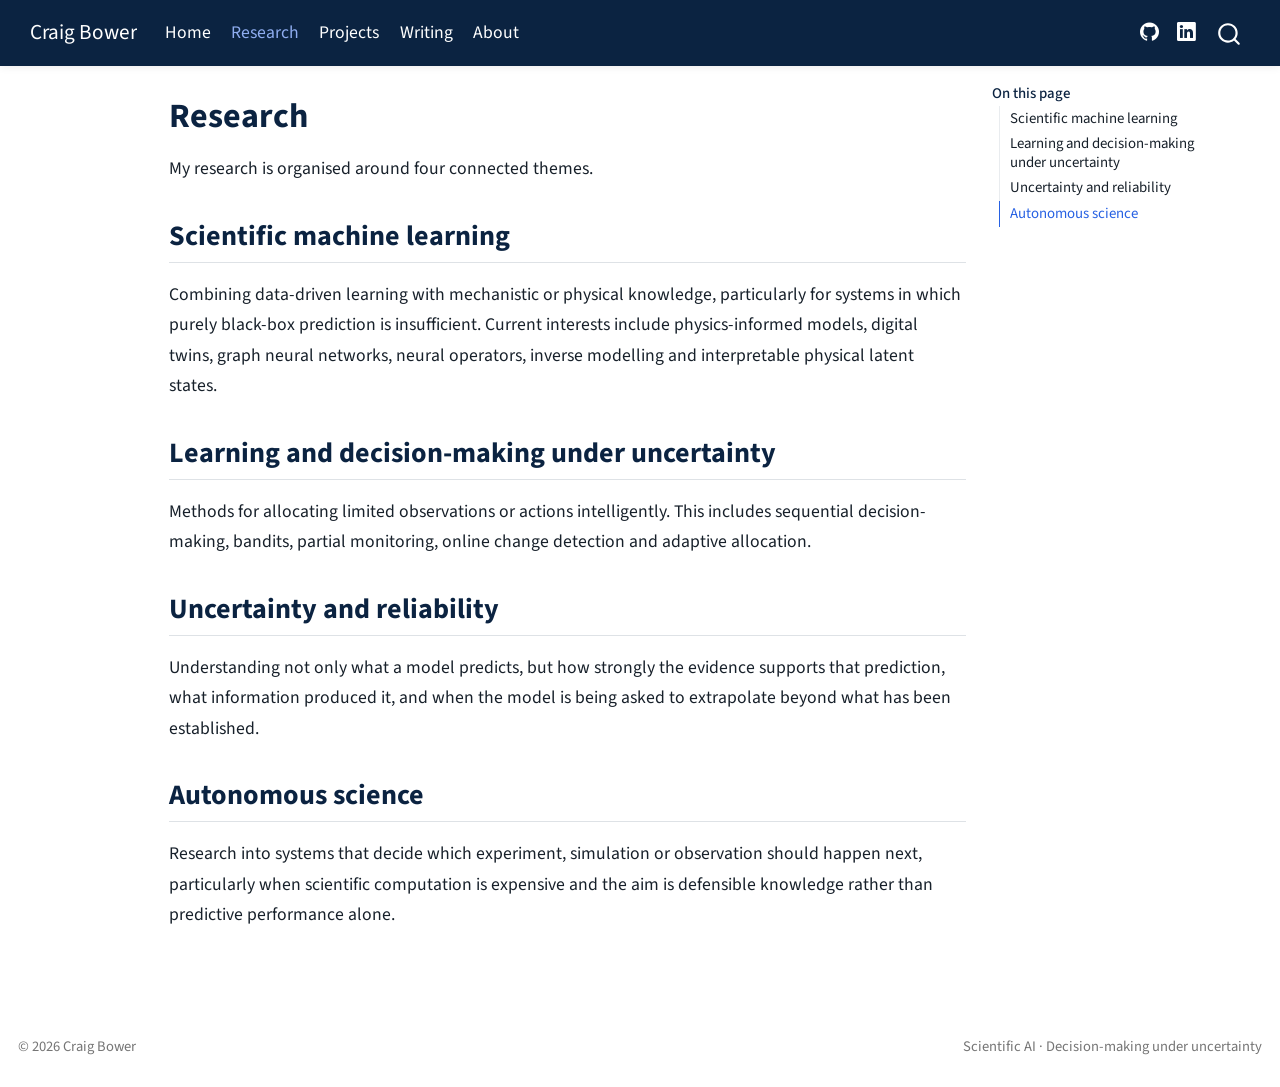
<file: research.html>
<!DOCTYPE html>
<html xmlns="http://www.w3.org/1999/xhtml" lang="en" xml:lang="en"><head>

<meta charset="utf-8">
<meta name="generator" content="quarto-1.10.18">

<meta name="viewport" content="width=device-width, initial-scale=1.0, user-scalable=yes">


<title>Research – Craig Bower</title>
<style>
/* Default styles provided by pandoc.
** See https://pandoc.org/MANUAL.html#variables-for-html for config info.
*/
span.smallcaps{font-variant: small-caps;}
div.columns{display: flex; gap: 1.5em;}
div.column{flex: auto;}
@media screen {
div.columns{gap: min(4vw, 1.5em);}
div.column{overflow-x: auto;}
}
div.hanging-indent{margin-left: 1.5em; text-indent: -1.5em;}
ul.task-list{list-style: none;}
ul.task-list li input[type="checkbox"] {
  width: 0.8em;
  margin: 0 0.8em 0.2em -1em; /* quarto-specific, see https://github.com/quarto-dev/quarto-cli/issues/4556 */ 
  vertical-align: middle;
}
</style>


<script src="site_libs/quarto-nav/quarto-nav.js"></script>
<script src="site_libs/quarto-nav/headroom.min.js"></script>
<script src="site_libs/clipboard/clipboard.min.js"></script>
<script src="site_libs/quarto-search/autocomplete.umd.js"></script>
<script src="site_libs/quarto-search/fuse.min.js"></script>
<script src="site_libs/quarto-search/quarto-search.js"></script>
<meta name="quarto:offset" content="./">
<script src="site_libs/quarto-html/quarto.js" type="module"></script>
<script src="site_libs/quarto-html/tabsets/tabsets.js" type="module"></script>
<script src="site_libs/quarto-html/popper.min.js"></script>
<script src="site_libs/quarto-html/tippy.umd.min.js"></script>
<script src="site_libs/quarto-html/anchor.min.js"></script>
<link href="site_libs/quarto-html/tippy.css" rel="stylesheet">
<link href="site_libs/quarto-html/quarto-syntax-highlighting-64a204ab8560d761af7679ceaba22944.css" rel="stylesheet" id="quarto-text-highlighting-styles">
<script src="site_libs/bootstrap/bootstrap.min.js"></script>
<link href="site_libs/bootstrap/bootstrap-icons.css" rel="stylesheet">
<link href="site_libs/bootstrap/bootstrap-010da2a2fc40747cac3973d122291414.min.css" rel="stylesheet" append-hash="true" id="quarto-bootstrap" data-mode="light">
<script id="quarto-search-options" type="application/json">{
  "location": "navbar",
  "copy-button": false,
  "collapse-after": 3,
  "panel-placement": "end",
  "type": "overlay",
  "limit": 50,
  "keyboard-shortcut": [
    "f",
    "/",
    "s"
  ],
  "show-item-context": false,
  "language": {
    "search-no-results-text": "No results",
    "search-matching-documents-text": "matching documents",
    "search-copy-link-title": "Copy link to search",
    "search-hide-matches-text": "Hide additional matches",
    "search-more-match-text": "more match in this document",
    "search-more-matches-text": "more matches in this document",
    "search-clear-button-title": "Clear",
    "search-text-placeholder": "",
    "search-detached-cancel-button-title": "Cancel",
    "search-submit-button-title": "Submit",
    "search-label": "Search"
  }
}</script>
<style>html{ scroll-behavior: smooth; }</style>


<link rel="stylesheet" href="styles.css">
</head>

<body class="nav-fixed quarto-light">

<div id="quarto-search-results"></div>
  <header id="quarto-header" class="headroom fixed-top">
    <nav class="navbar navbar-expand-lg " data-bs-theme="dark">
      <div class="navbar-container container-fluid">
      <div class="navbar-brand-container mx-auto">
    <a class="navbar-brand" href="./index.html">
    <span class="navbar-title">Craig Bower</span>
    </a>
  </div>
            <div id="quarto-search" class="" title="Search"></div>
          <button class="navbar-toggler" type="button" data-bs-toggle="collapse" data-bs-target="#navbarCollapse" aria-controls="navbarCollapse" role="menu" aria-expanded="false" aria-label="Toggle navigation" onclick="if (window.quartoToggleHeadroom) { window.quartoToggleHeadroom(); }">
  <span class="navbar-toggler-icon"></span>
</button>
          <div class="collapse navbar-collapse" id="navbarCollapse">
            <ul class="navbar-nav navbar-nav-scroll me-auto">
  <li class="nav-item">
    <a class="nav-link" href="./index.html"> 
<span class="menu-text">Home</span></a>
  </li>  
  <li class="nav-item">
    <a class="nav-link active" href="./research.html" aria-current="page"> 
<span class="menu-text">Research</span></a>
  </li>  
  <li class="nav-item">
    <a class="nav-link" href="./projects.html"> 
<span class="menu-text">Projects</span></a>
  </li>  
  <li class="nav-item">
    <a class="nav-link" href="./writing.html"> 
<span class="menu-text">Writing</span></a>
  </li>  
  <li class="nav-item">
    <a class="nav-link" href="./about.html"> 
<span class="menu-text">About</span></a>
  </li>  
</ul>
            <ul class="navbar-nav navbar-nav-scroll ms-auto">
  <li class="nav-item compact">
    <a class="nav-link" href="https://github.com/"> <i class="bi bi-github" role="img" aria-label="GitHub">
</i> 
<span class="menu-text"></span></a>
  </li>  
  <li class="nav-item compact">
    <a class="nav-link" href="https://www.linkedin.com/"> <i class="bi bi-linkedin" role="img" aria-label="LinkedIn">
</i> 
<span class="menu-text"></span></a>
  </li>  
</ul>
          </div> <!-- /navcollapse -->
            <div class="quarto-navbar-tools">
</div>
      </div> <!-- /container-fluid -->
    </nav>
</header>
<!-- content -->
<div id="quarto-content" class="quarto-container page-columns page-rows-contents page-layout-article page-navbar">
<!-- sidebar -->
<!-- margin-sidebar -->
    <div id="quarto-margin-sidebar" class="sidebar margin-sidebar">
        <nav id="TOC" role="doc-toc" class="toc-active">
    <h2 id="toc-title">On this page</h2>
   
  <ul>
  <li><a href="#scientific-machine-learning" id="toc-scientific-machine-learning" class="nav-link active" data-scroll-target="#scientific-machine-learning">Scientific machine learning</a></li>
  <li><a href="#learning-and-decision-making-under-uncertainty" id="toc-learning-and-decision-making-under-uncertainty" class="nav-link" data-scroll-target="#learning-and-decision-making-under-uncertainty">Learning and decision-making under uncertainty</a></li>
  <li><a href="#uncertainty-and-reliability" id="toc-uncertainty-and-reliability" class="nav-link" data-scroll-target="#uncertainty-and-reliability">Uncertainty and reliability</a></li>
  <li><a href="#autonomous-science" id="toc-autonomous-science" class="nav-link" data-scroll-target="#autonomous-science">Autonomous science</a></li>
  </ul>
</nav>
    </div>
<!-- main -->
<main class="content" id="quarto-document-content">

<header id="title-block-header" class="quarto-title-block default">
<div class="quarto-title">
<h1 class="title">Research</h1>
</div>



<div class="quarto-title-meta">

    
  
    
  </div>
  


</header>


<p>My research is organised around four connected themes.</p>
<section id="scientific-machine-learning" class="level2">
<h2 class="anchored" data-anchor-id="scientific-machine-learning">Scientific machine learning</h2>
<p>Combining data-driven learning with mechanistic or physical knowledge, particularly for systems in which purely black-box prediction is insufficient. Current interests include physics-informed models, digital twins, graph neural networks, neural operators, inverse modelling and interpretable physical latent states.</p>
</section>
<section id="learning-and-decision-making-under-uncertainty" class="level2">
<h2 class="anchored" data-anchor-id="learning-and-decision-making-under-uncertainty">Learning and decision-making under uncertainty</h2>
<p>Methods for allocating limited observations or actions intelligently. This includes sequential decision-making, bandits, partial monitoring, online change detection and adaptive allocation.</p>
</section>
<section id="uncertainty-and-reliability" class="level2">
<h2 class="anchored" data-anchor-id="uncertainty-and-reliability">Uncertainty and reliability</h2>
<p>Understanding not only what a model predicts, but how strongly the evidence supports that prediction, what information produced it, and when the model is being asked to extrapolate beyond what has been established.</p>
</section>
<section id="autonomous-science" class="level2">
<h2 class="anchored" data-anchor-id="autonomous-science">Autonomous science</h2>
<p>Research into systems that decide which experiment, simulation or observation should happen next, particularly when scientific computation is expensive and the aim is defensible knowledge rather than predictive performance alone.</p>


</section>

</main> <!-- /main -->
<script id="quarto-html-after-body" type="application/javascript">
  window.document.addEventListener("DOMContentLoaded", function (event) {
    const icon = "";
    const anchorJS = new window.AnchorJS();
    anchorJS.options = {
      placement: 'right',
      icon: icon
    };
    anchorJS.add('.anchored');
    const isCodeAnnotation = (el) => {
      for (const clz of el.classList) {
        if (clz.startsWith('code-annotation-')) {                     
          return true;
        }
      }
      return false;
    }
    const onCopySuccess = function(e) {
      // button target
      const button = e.trigger;
      // don't keep focus
      button.blur();
      // flash "checked"
      button.classList.add('code-copy-button-checked');
      var currentTitle = button.getAttribute("title");
      button.setAttribute("title", "Copied!");
      let tooltip;
      if (window.bootstrap) {
        button.setAttribute("data-bs-toggle", "tooltip");
        button.setAttribute("data-bs-placement", "left");
        button.setAttribute("data-bs-title", "Copied!");
        tooltip = new bootstrap.Tooltip(button, 
          { trigger: "manual", 
            customClass: "code-copy-button-tooltip",
            offset: [0, -8]});
        tooltip.show();    
      }
      setTimeout(function() {
        if (tooltip) {
          tooltip.hide();
          button.removeAttribute("data-bs-title");
          button.removeAttribute("data-bs-toggle");
          button.removeAttribute("data-bs-placement");
        }
        button.setAttribute("title", currentTitle);
        button.classList.remove('code-copy-button-checked');
      }, 1000);
      // clear code selection
      e.clearSelection();
    }
    const getTextToCopy = function(trigger) {
      const outerScaffold = trigger.parentElement.cloneNode(true);
      const codeEl = outerScaffold.querySelector('code');
      for (const childEl of codeEl.children) {
        if (isCodeAnnotation(childEl)) {
          childEl.remove();
        }
      }
      return codeEl.innerText;
    }
    const clipboard = new window.ClipboardJS('.code-copy-button:not([data-in-quarto-modal])', {
      text: getTextToCopy
    });
    clipboard.on('success', onCopySuccess);
    if (window.document.getElementById('quarto-embedded-source-code-modal')) {
      const clipboardModal = new window.ClipboardJS('.code-copy-button[data-in-quarto-modal]', {
        text: getTextToCopy,
        container: window.document.getElementById('quarto-embedded-source-code-modal')
      });
      clipboardModal.on('success', onCopySuccess);
    }
      var localhostRegex = new RegExp(/^(?:http|https):\/\/localhost\:?[0-9]*\//);
      var mailtoRegex = new RegExp(/^mailto:/);
        var filterRegex = new RegExp('/' + window.location.host + '/');
      var isInternal = (href) => {
          return filterRegex.test(href) || localhostRegex.test(href) || mailtoRegex.test(href);
      }
      // Inspect non-navigation links and adorn them if external
     var links = window.document.querySelectorAll('a[href]:not(.nav-link):not(.navbar-brand):not(.toc-action):not(.sidebar-link):not(.sidebar-item-toggle):not(.pagination-link):not(.no-external):not([aria-hidden]):not(.dropdown-item):not(.quarto-navigation-tool):not(.about-link)');
      for (var i=0; i<links.length; i++) {
        const link = links[i];
        if (!isInternal(link.href)) {
          // undo the damage that might have been done by quarto-nav.js in the case of
          // links that we want to consider external
          if (link.dataset.originalHref !== undefined) {
            link.href = link.dataset.originalHref;
          }
            // target, if specified
            link.setAttribute("target", "_blank");
            if (link.getAttribute("rel") === null) {
              link.setAttribute("rel", "noopener");
            }
        }
      }
    function tippyHover(el, contentFn, onTriggerFn, onUntriggerFn) {
      const config = {
        allowHTML: true,
        maxWidth: 500,
        delay: 100,
        arrow: false,
        appendTo: function(el) {
            return el.parentElement;
        },
        interactive: true,
        interactiveBorder: 10,
        theme: 'quarto',
        placement: 'bottom-start',
      };
      if (contentFn) {
        config.content = contentFn;
      }
      if (onTriggerFn) {
        config.onTrigger = onTriggerFn;
      }
      if (onUntriggerFn) {
        config.onUntrigger = onUntriggerFn;
      }
      window.tippy(el, config); 
    }
    const noterefs = window.document.querySelectorAll('a[role="doc-noteref"]');
    for (var i=0; i<noterefs.length; i++) {
      const ref = noterefs[i];
      tippyHover(ref, function() {
        // use id or data attribute instead here
        let href = ref.getAttribute('data-footnote-href') || ref.getAttribute('href');
        try { href = new URL(href).hash; } catch {}
        const id = href.replace(/^#\/?/, "");
        const note = window.document.getElementById(id);
        if (note) {
          return note.innerHTML;
        } else {
          return "";
        }
      });
    }
    const xrefs = window.document.querySelectorAll('a.quarto-xref');
    const processXRef = (id, note) => {
      // Strip column container classes
      const stripColumnClz = (el) => {
        el.classList.remove("page-full", "page-columns");
        if (el.children) {
          for (const child of el.children) {
            stripColumnClz(child);
          }
        }
      }
      stripColumnClz(note)
      if (id === null || id.startsWith('sec-')) {
        // Special case sections, only their first couple elements
        const container = document.createElement("div");
        if (note.children && note.children.length > 2) {
          container.appendChild(note.children[0].cloneNode(true));
          for (let i = 1; i < note.children.length; i++) {
            const child = note.children[i];
            if (child.tagName === "P" && child.innerText === "") {
              continue;
            } else {
              container.appendChild(child.cloneNode(true));
              break;
            }
          }
          if (window.Quarto?.typesetMath) {
            window.Quarto.typesetMath(container);
          }
          return container.innerHTML
        } else {
          if (window.Quarto?.typesetMath) {
            window.Quarto.typesetMath(note);
          }
          return note.innerHTML;
        }
      } else {
        // Remove any anchor links if they are present
        const anchorLink = note.querySelector('a.anchorjs-link');
        if (anchorLink) {
          anchorLink.remove();
        }
        if (window.Quarto?.typesetMath) {
          window.Quarto.typesetMath(note);
        }
        if (note.classList.contains("callout")) {
          return note.outerHTML;
        } else {
          return note.innerHTML;
        }
      }
    }
    for (var i=0; i<xrefs.length; i++) {
      const xref = xrefs[i];
      tippyHover(xref, undefined, function(instance) {
        instance.disable();
        let url = xref.getAttribute('href');
        let hash = undefined; 
        if (url.startsWith('#')) {
          hash = url;
        } else {
          try { hash = new URL(url).hash; } catch {}
        }
        if (hash) {
          const id = hash.replace(/^#\/?/, "");
          const note = window.document.getElementById(id);
          if (note !== null) {
            try {
              const html = processXRef(id, note.cloneNode(true));
              instance.setContent(html);
            } finally {
              instance.enable();
              instance.show();
            }
          } else {
            // See if we can fetch this
            fetch(url.split('#')[0])
            .then(res => res.text())
            .then(html => {
              const parser = new DOMParser();
              const htmlDoc = parser.parseFromString(html, "text/html");
              const note = htmlDoc.getElementById(id);
              if (note !== null) {
                const html = processXRef(id, note);
                instance.setContent(html);
              } 
            }).finally(() => {
              instance.enable();
              instance.show();
            });
          }
        } else {
          // See if we can fetch a full url (with no hash to target)
          // This is a special case and we should probably do some content thinning / targeting
          fetch(url)
          .then(res => res.text())
          .then(html => {
            const parser = new DOMParser();
            const htmlDoc = parser.parseFromString(html, "text/html");
            const note = htmlDoc.querySelector('main.content');
            if (note !== null) {
              // This should only happen for chapter cross references
              // (since there is no id in the URL)
              // remove the first header
              if (note.children.length > 0 && note.children[0].tagName === "HEADER") {
                note.children[0].remove();
              }
              const html = processXRef(null, note);
              instance.setContent(html);
            } 
          }).finally(() => {
            instance.enable();
            instance.show();
          });
        }
      }, function(instance) {
      });
    }
        let selectedAnnoteEl;
        const selectorForAnnotation = ( cell, annotation) => {
          let cellAttr = 'data-code-cell="' + cell + '"';
          let lineAttr = 'data-code-annotation="' +  annotation + '"';
          const selector = 'span[' + cellAttr + '][' + lineAttr + ']';
          return selector;
        }
        const selectCodeLines = (annoteEl) => {
          const doc = window.document;
          const targetCell = annoteEl.getAttribute("data-target-cell");
          const targetAnnotation = annoteEl.getAttribute("data-target-annotation");
          const annoteSpan = window.document.querySelector(selectorForAnnotation(targetCell, targetAnnotation));
          const lines = annoteSpan.getAttribute("data-code-lines").split(",");
          const lineIds = lines.map((line) => {
            return targetCell + "-" + line;
          })
          let top = null;
          let height = null;
          let parent = null;
          if (lineIds.length > 0) {
              //compute the position of the single el (top and bottom and make a div)
              const el = window.document.getElementById(lineIds[0]);
              top = el.offsetTop;
              height = el.offsetHeight;
              parent = el.parentElement.parentElement;
            if (lineIds.length > 1) {
              const lastEl = window.document.getElementById(lineIds[lineIds.length - 1]);
              const bottom = lastEl.offsetTop + lastEl.offsetHeight;
              height = bottom - top;
            }
            if (top !== null && height !== null && parent !== null) {
              // cook up a div (if necessary) and position it 
              let div = window.document.getElementById("code-annotation-line-highlight");
              if (div === null) {
                div = window.document.createElement("div");
                div.setAttribute("id", "code-annotation-line-highlight");
                div.style.position = 'absolute';
                parent.appendChild(div);
              }
              div.style.top = top - 2 + "px";
              div.style.height = height + 4 + "px";
              div.style.left = 0;
              let gutterDiv = window.document.getElementById("code-annotation-line-highlight-gutter");
              if (gutterDiv === null) {
                gutterDiv = window.document.createElement("div");
                gutterDiv.setAttribute("id", "code-annotation-line-highlight-gutter");
                gutterDiv.style.position = 'absolute';
                const codeCell = window.document.getElementById(targetCell);
                const gutter = codeCell.querySelector('.code-annotation-gutter');
                gutter.appendChild(gutterDiv);
              }
              gutterDiv.style.top = top - 2 + "px";
              gutterDiv.style.height = height + 4 + "px";
            }
            selectedAnnoteEl = annoteEl;
          }
        };
        const unselectCodeLines = () => {
          const elementsIds = ["code-annotation-line-highlight", "code-annotation-line-highlight-gutter"];
          elementsIds.forEach((elId) => {
            const div = window.document.getElementById(elId);
            if (div) {
              div.remove();
            }
          });
          selectedAnnoteEl = undefined;
        };
          // Handle positioning of the toggle
      window.addEventListener(
        "resize",
        throttle(() => {
          elRect = undefined;
          if (selectedAnnoteEl) {
            selectCodeLines(selectedAnnoteEl);
          }
        }, 10)
      );
      function throttle(fn, ms) {
      let throttle = false;
      let timer;
        return (...args) => {
          if(!throttle) { // first call gets through
              fn.apply(this, args);
              throttle = true;
          } else { // all the others get throttled
              if(timer) clearTimeout(timer); // cancel #2
              timer = setTimeout(() => {
                fn.apply(this, args);
                timer = throttle = false;
              }, ms);
          }
        };
      }
        // Attach click handler to the DT
        const annoteDls = window.document.querySelectorAll('dt[data-target-cell]');
        for (const annoteDlNode of annoteDls) {
          annoteDlNode.addEventListener('click', (event) => {
            const clickedEl = event.target;
            if (clickedEl !== selectedAnnoteEl) {
              unselectCodeLines();
              const activeEl = window.document.querySelector('dt[data-target-cell].code-annotation-active');
              if (activeEl) {
                activeEl.classList.remove('code-annotation-active');
              }
              selectCodeLines(clickedEl);
              clickedEl.classList.add('code-annotation-active');
            } else {
              // Unselect the line
              unselectCodeLines();
              clickedEl.classList.remove('code-annotation-active');
            }
          });
        }
    const findCites = (el) => {
      const parentEl = el.parentElement;
      if (parentEl) {
        const cites = parentEl.dataset.cites;
        if (cites) {
          return {
            el,
            cites: cites.split(' ')
          };
        } else {
          return findCites(el.parentElement)
        }
      } else {
        return undefined;
      }
    };
    var bibliorefs = window.document.querySelectorAll('a[role="doc-biblioref"]');
    for (var i=0; i<bibliorefs.length; i++) {
      const ref = bibliorefs[i];
      const citeInfo = findCites(ref);
      if (citeInfo) {
        tippyHover(citeInfo.el, function() {
          var popup = window.document.createElement('div');
          citeInfo.cites.forEach(function(cite) {
            var citeDiv = window.document.createElement('div');
            citeDiv.classList.add('hanging-indent');
            citeDiv.classList.add('csl-entry');
            var biblioDiv = window.document.getElementById('ref-' + cite);
            if (biblioDiv) {
              citeDiv.innerHTML = biblioDiv.innerHTML;
            }
            popup.appendChild(citeDiv);
          });
          return popup.innerHTML;
        });
      }
    }
  });
  </script>
</div> <!-- /content -->
<footer class="footer">
  <div class="nav-footer">
    <div class="nav-footer-left">
<p>© 2026 Craig Bower</p>
</div>   
    <div class="nav-footer-center">
      &nbsp;
    </div>
    <div class="nav-footer-right">
<p>Scientific AI · Decision-making under uncertainty</p>
</div>
  </div>
</footer>




<script src="site_libs/quarto-html/zenscroll-min.js"></script>
</body></html>
</file>
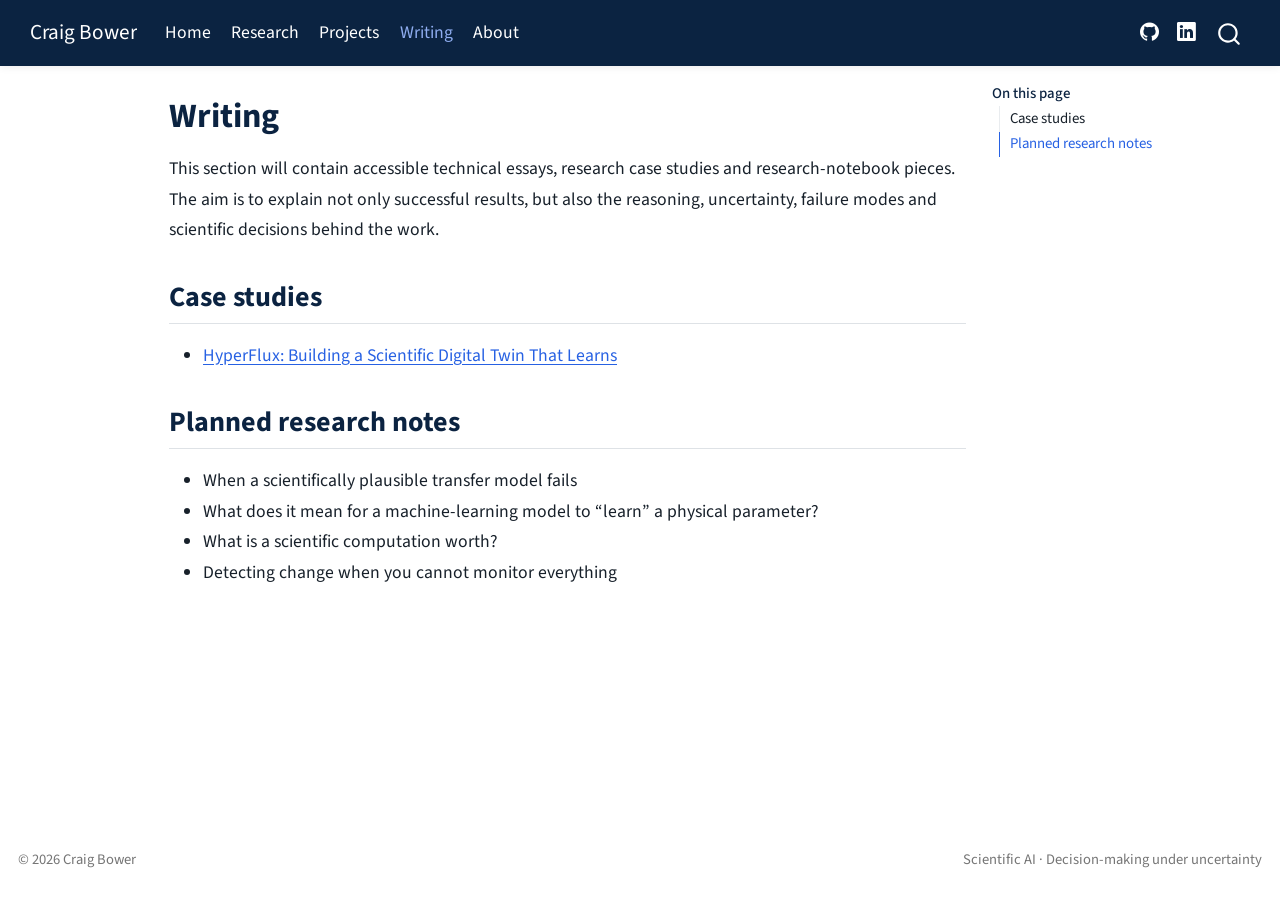
<file: writing.html>
<!DOCTYPE html>
<html xmlns="http://www.w3.org/1999/xhtml" lang="en" xml:lang="en"><head>

<meta charset="utf-8">
<meta name="generator" content="quarto-1.10.18">

<meta name="viewport" content="width=device-width, initial-scale=1.0, user-scalable=yes">


<title>Writing – Craig Bower</title>
<style>
/* Default styles provided by pandoc.
** See https://pandoc.org/MANUAL.html#variables-for-html for config info.
*/
span.smallcaps{font-variant: small-caps;}
div.columns{display: flex; gap: 1.5em;}
div.column{flex: auto;}
@media screen {
div.columns{gap: min(4vw, 1.5em);}
div.column{overflow-x: auto;}
}
div.hanging-indent{margin-left: 1.5em; text-indent: -1.5em;}
ul.task-list{list-style: none;}
ul.task-list li input[type="checkbox"] {
  width: 0.8em;
  margin: 0 0.8em 0.2em -1em; /* quarto-specific, see https://github.com/quarto-dev/quarto-cli/issues/4556 */ 
  vertical-align: middle;
}
</style>


<script src="site_libs/quarto-nav/quarto-nav.js"></script>
<script src="site_libs/quarto-nav/headroom.min.js"></script>
<script src="site_libs/clipboard/clipboard.min.js"></script>
<script src="site_libs/quarto-search/autocomplete.umd.js"></script>
<script src="site_libs/quarto-search/fuse.min.js"></script>
<script src="site_libs/quarto-search/quarto-search.js"></script>
<meta name="quarto:offset" content="./">
<script src="site_libs/quarto-html/quarto.js" type="module"></script>
<script src="site_libs/quarto-html/tabsets/tabsets.js" type="module"></script>
<script src="site_libs/quarto-html/popper.min.js"></script>
<script src="site_libs/quarto-html/tippy.umd.min.js"></script>
<script src="site_libs/quarto-html/anchor.min.js"></script>
<link href="site_libs/quarto-html/tippy.css" rel="stylesheet">
<link href="site_libs/quarto-html/quarto-syntax-highlighting-64a204ab8560d761af7679ceaba22944.css" rel="stylesheet" id="quarto-text-highlighting-styles">
<script src="site_libs/bootstrap/bootstrap.min.js"></script>
<link href="site_libs/bootstrap/bootstrap-icons.css" rel="stylesheet">
<link href="site_libs/bootstrap/bootstrap-010da2a2fc40747cac3973d122291414.min.css" rel="stylesheet" append-hash="true" id="quarto-bootstrap" data-mode="light">
<script id="quarto-search-options" type="application/json">{
  "location": "navbar",
  "copy-button": false,
  "collapse-after": 3,
  "panel-placement": "end",
  "type": "overlay",
  "limit": 50,
  "keyboard-shortcut": [
    "f",
    "/",
    "s"
  ],
  "show-item-context": false,
  "language": {
    "search-no-results-text": "No results",
    "search-matching-documents-text": "matching documents",
    "search-copy-link-title": "Copy link to search",
    "search-hide-matches-text": "Hide additional matches",
    "search-more-match-text": "more match in this document",
    "search-more-matches-text": "more matches in this document",
    "search-clear-button-title": "Clear",
    "search-text-placeholder": "",
    "search-detached-cancel-button-title": "Cancel",
    "search-submit-button-title": "Submit",
    "search-label": "Search"
  }
}</script>
<style>html{ scroll-behavior: smooth; }</style>


<link rel="stylesheet" href="styles.css">
</head>

<body class="nav-fixed quarto-light">

<div id="quarto-search-results"></div>
  <header id="quarto-header" class="headroom fixed-top">
    <nav class="navbar navbar-expand-lg " data-bs-theme="dark">
      <div class="navbar-container container-fluid">
      <div class="navbar-brand-container mx-auto">
    <a class="navbar-brand" href="./index.html">
    <span class="navbar-title">Craig Bower</span>
    </a>
  </div>
            <div id="quarto-search" class="" title="Search"></div>
          <button class="navbar-toggler" type="button" data-bs-toggle="collapse" data-bs-target="#navbarCollapse" aria-controls="navbarCollapse" role="menu" aria-expanded="false" aria-label="Toggle navigation" onclick="if (window.quartoToggleHeadroom) { window.quartoToggleHeadroom(); }">
  <span class="navbar-toggler-icon"></span>
</button>
          <div class="collapse navbar-collapse" id="navbarCollapse">
            <ul class="navbar-nav navbar-nav-scroll me-auto">
  <li class="nav-item">
    <a class="nav-link" href="./index.html"> 
<span class="menu-text">Home</span></a>
  </li>  
  <li class="nav-item">
    <a class="nav-link" href="./research.html"> 
<span class="menu-text">Research</span></a>
  </li>  
  <li class="nav-item">
    <a class="nav-link" href="./projects.html"> 
<span class="menu-text">Projects</span></a>
  </li>  
  <li class="nav-item">
    <a class="nav-link active" href="./writing.html" aria-current="page"> 
<span class="menu-text">Writing</span></a>
  </li>  
  <li class="nav-item">
    <a class="nav-link" href="./about.html"> 
<span class="menu-text">About</span></a>
  </li>  
</ul>
            <ul class="navbar-nav navbar-nav-scroll ms-auto">
  <li class="nav-item compact">
    <a class="nav-link" href="https://github.com/"> <i class="bi bi-github" role="img" aria-label="GitHub">
</i> 
<span class="menu-text"></span></a>
  </li>  
  <li class="nav-item compact">
    <a class="nav-link" href="https://www.linkedin.com/"> <i class="bi bi-linkedin" role="img" aria-label="LinkedIn">
</i> 
<span class="menu-text"></span></a>
  </li>  
</ul>
          </div> <!-- /navcollapse -->
            <div class="quarto-navbar-tools">
</div>
      </div> <!-- /container-fluid -->
    </nav>
</header>
<!-- content -->
<div id="quarto-content" class="quarto-container page-columns page-rows-contents page-layout-article page-navbar">
<!-- sidebar -->
<!-- margin-sidebar -->
    <div id="quarto-margin-sidebar" class="sidebar margin-sidebar">
        <nav id="TOC" role="doc-toc" class="toc-active">
    <h2 id="toc-title">On this page</h2>
   
  <ul>
  <li><a href="#case-studies" id="toc-case-studies" class="nav-link active" data-scroll-target="#case-studies">Case studies</a></li>
  <li><a href="#planned-research-notes" id="toc-planned-research-notes" class="nav-link" data-scroll-target="#planned-research-notes">Planned research notes</a></li>
  </ul>
</nav>
    </div>
<!-- main -->
<main class="content" id="quarto-document-content">

<header id="title-block-header" class="quarto-title-block default">
<div class="quarto-title">
<h1 class="title">Writing</h1>
</div>



<div class="quarto-title-meta">

    
  
    
  </div>
  


</header>


<p>This section will contain accessible technical essays, research case studies and research-notebook pieces. The aim is to explain not only successful results, but also the reasoning, uncertainty, failure modes and scientific decisions behind the work.</p>
<section id="case-studies" class="level2">
<h2 class="anchored" data-anchor-id="case-studies">Case studies</h2>
<ul>
<li><a href="./projects/hyperflux/index.html">HyperFlux: Building a Scientific Digital Twin That Learns</a></li>
</ul>
</section>
<section id="planned-research-notes" class="level2">
<h2 class="anchored" data-anchor-id="planned-research-notes">Planned research notes</h2>
<ul>
<li>When a scientifically plausible transfer model fails</li>
<li>What does it mean for a machine-learning model to “learn” a physical parameter?</li>
<li>What is a scientific computation worth?</li>
<li>Detecting change when you cannot monitor everything</li>
</ul>


</section>

</main> <!-- /main -->
<script id="quarto-html-after-body" type="application/javascript">
  window.document.addEventListener("DOMContentLoaded", function (event) {
    const icon = "";
    const anchorJS = new window.AnchorJS();
    anchorJS.options = {
      placement: 'right',
      icon: icon
    };
    anchorJS.add('.anchored');
    const isCodeAnnotation = (el) => {
      for (const clz of el.classList) {
        if (clz.startsWith('code-annotation-')) {                     
          return true;
        }
      }
      return false;
    }
    const onCopySuccess = function(e) {
      // button target
      const button = e.trigger;
      // don't keep focus
      button.blur();
      // flash "checked"
      button.classList.add('code-copy-button-checked');
      var currentTitle = button.getAttribute("title");
      button.setAttribute("title", "Copied!");
      let tooltip;
      if (window.bootstrap) {
        button.setAttribute("data-bs-toggle", "tooltip");
        button.setAttribute("data-bs-placement", "left");
        button.setAttribute("data-bs-title", "Copied!");
        tooltip = new bootstrap.Tooltip(button, 
          { trigger: "manual", 
            customClass: "code-copy-button-tooltip",
            offset: [0, -8]});
        tooltip.show();    
      }
      setTimeout(function() {
        if (tooltip) {
          tooltip.hide();
          button.removeAttribute("data-bs-title");
          button.removeAttribute("data-bs-toggle");
          button.removeAttribute("data-bs-placement");
        }
        button.setAttribute("title", currentTitle);
        button.classList.remove('code-copy-button-checked');
      }, 1000);
      // clear code selection
      e.clearSelection();
    }
    const getTextToCopy = function(trigger) {
      const outerScaffold = trigger.parentElement.cloneNode(true);
      const codeEl = outerScaffold.querySelector('code');
      for (const childEl of codeEl.children) {
        if (isCodeAnnotation(childEl)) {
          childEl.remove();
        }
      }
      return codeEl.innerText;
    }
    const clipboard = new window.ClipboardJS('.code-copy-button:not([data-in-quarto-modal])', {
      text: getTextToCopy
    });
    clipboard.on('success', onCopySuccess);
    if (window.document.getElementById('quarto-embedded-source-code-modal')) {
      const clipboardModal = new window.ClipboardJS('.code-copy-button[data-in-quarto-modal]', {
        text: getTextToCopy,
        container: window.document.getElementById('quarto-embedded-source-code-modal')
      });
      clipboardModal.on('success', onCopySuccess);
    }
      var localhostRegex = new RegExp(/^(?:http|https):\/\/localhost\:?[0-9]*\//);
      var mailtoRegex = new RegExp(/^mailto:/);
        var filterRegex = new RegExp('/' + window.location.host + '/');
      var isInternal = (href) => {
          return filterRegex.test(href) || localhostRegex.test(href) || mailtoRegex.test(href);
      }
      // Inspect non-navigation links and adorn them if external
     var links = window.document.querySelectorAll('a[href]:not(.nav-link):not(.navbar-brand):not(.toc-action):not(.sidebar-link):not(.sidebar-item-toggle):not(.pagination-link):not(.no-external):not([aria-hidden]):not(.dropdown-item):not(.quarto-navigation-tool):not(.about-link)');
      for (var i=0; i<links.length; i++) {
        const link = links[i];
        if (!isInternal(link.href)) {
          // undo the damage that might have been done by quarto-nav.js in the case of
          // links that we want to consider external
          if (link.dataset.originalHref !== undefined) {
            link.href = link.dataset.originalHref;
          }
            // target, if specified
            link.setAttribute("target", "_blank");
            if (link.getAttribute("rel") === null) {
              link.setAttribute("rel", "noopener");
            }
        }
      }
    function tippyHover(el, contentFn, onTriggerFn, onUntriggerFn) {
      const config = {
        allowHTML: true,
        maxWidth: 500,
        delay: 100,
        arrow: false,
        appendTo: function(el) {
            return el.parentElement;
        },
        interactive: true,
        interactiveBorder: 10,
        theme: 'quarto',
        placement: 'bottom-start',
      };
      if (contentFn) {
        config.content = contentFn;
      }
      if (onTriggerFn) {
        config.onTrigger = onTriggerFn;
      }
      if (onUntriggerFn) {
        config.onUntrigger = onUntriggerFn;
      }
      window.tippy(el, config); 
    }
    const noterefs = window.document.querySelectorAll('a[role="doc-noteref"]');
    for (var i=0; i<noterefs.length; i++) {
      const ref = noterefs[i];
      tippyHover(ref, function() {
        // use id or data attribute instead here
        let href = ref.getAttribute('data-footnote-href') || ref.getAttribute('href');
        try { href = new URL(href).hash; } catch {}
        const id = href.replace(/^#\/?/, "");
        const note = window.document.getElementById(id);
        if (note) {
          return note.innerHTML;
        } else {
          return "";
        }
      });
    }
    const xrefs = window.document.querySelectorAll('a.quarto-xref');
    const processXRef = (id, note) => {
      // Strip column container classes
      const stripColumnClz = (el) => {
        el.classList.remove("page-full", "page-columns");
        if (el.children) {
          for (const child of el.children) {
            stripColumnClz(child);
          }
        }
      }
      stripColumnClz(note)
      if (id === null || id.startsWith('sec-')) {
        // Special case sections, only their first couple elements
        const container = document.createElement("div");
        if (note.children && note.children.length > 2) {
          container.appendChild(note.children[0].cloneNode(true));
          for (let i = 1; i < note.children.length; i++) {
            const child = note.children[i];
            if (child.tagName === "P" && child.innerText === "") {
              continue;
            } else {
              container.appendChild(child.cloneNode(true));
              break;
            }
          }
          if (window.Quarto?.typesetMath) {
            window.Quarto.typesetMath(container);
          }
          return container.innerHTML
        } else {
          if (window.Quarto?.typesetMath) {
            window.Quarto.typesetMath(note);
          }
          return note.innerHTML;
        }
      } else {
        // Remove any anchor links if they are present
        const anchorLink = note.querySelector('a.anchorjs-link');
        if (anchorLink) {
          anchorLink.remove();
        }
        if (window.Quarto?.typesetMath) {
          window.Quarto.typesetMath(note);
        }
        if (note.classList.contains("callout")) {
          return note.outerHTML;
        } else {
          return note.innerHTML;
        }
      }
    }
    for (var i=0; i<xrefs.length; i++) {
      const xref = xrefs[i];
      tippyHover(xref, undefined, function(instance) {
        instance.disable();
        let url = xref.getAttribute('href');
        let hash = undefined; 
        if (url.startsWith('#')) {
          hash = url;
        } else {
          try { hash = new URL(url).hash; } catch {}
        }
        if (hash) {
          const id = hash.replace(/^#\/?/, "");
          const note = window.document.getElementById(id);
          if (note !== null) {
            try {
              const html = processXRef(id, note.cloneNode(true));
              instance.setContent(html);
            } finally {
              instance.enable();
              instance.show();
            }
          } else {
            // See if we can fetch this
            fetch(url.split('#')[0])
            .then(res => res.text())
            .then(html => {
              const parser = new DOMParser();
              const htmlDoc = parser.parseFromString(html, "text/html");
              const note = htmlDoc.getElementById(id);
              if (note !== null) {
                const html = processXRef(id, note);
                instance.setContent(html);
              } 
            }).finally(() => {
              instance.enable();
              instance.show();
            });
          }
        } else {
          // See if we can fetch a full url (with no hash to target)
          // This is a special case and we should probably do some content thinning / targeting
          fetch(url)
          .then(res => res.text())
          .then(html => {
            const parser = new DOMParser();
            const htmlDoc = parser.parseFromString(html, "text/html");
            const note = htmlDoc.querySelector('main.content');
            if (note !== null) {
              // This should only happen for chapter cross references
              // (since there is no id in the URL)
              // remove the first header
              if (note.children.length > 0 && note.children[0].tagName === "HEADER") {
                note.children[0].remove();
              }
              const html = processXRef(null, note);
              instance.setContent(html);
            } 
          }).finally(() => {
            instance.enable();
            instance.show();
          });
        }
      }, function(instance) {
      });
    }
        let selectedAnnoteEl;
        const selectorForAnnotation = ( cell, annotation) => {
          let cellAttr = 'data-code-cell="' + cell + '"';
          let lineAttr = 'data-code-annotation="' +  annotation + '"';
          const selector = 'span[' + cellAttr + '][' + lineAttr + ']';
          return selector;
        }
        const selectCodeLines = (annoteEl) => {
          const doc = window.document;
          const targetCell = annoteEl.getAttribute("data-target-cell");
          const targetAnnotation = annoteEl.getAttribute("data-target-annotation");
          const annoteSpan = window.document.querySelector(selectorForAnnotation(targetCell, targetAnnotation));
          const lines = annoteSpan.getAttribute("data-code-lines").split(",");
          const lineIds = lines.map((line) => {
            return targetCell + "-" + line;
          })
          let top = null;
          let height = null;
          let parent = null;
          if (lineIds.length > 0) {
              //compute the position of the single el (top and bottom and make a div)
              const el = window.document.getElementById(lineIds[0]);
              top = el.offsetTop;
              height = el.offsetHeight;
              parent = el.parentElement.parentElement;
            if (lineIds.length > 1) {
              const lastEl = window.document.getElementById(lineIds[lineIds.length - 1]);
              const bottom = lastEl.offsetTop + lastEl.offsetHeight;
              height = bottom - top;
            }
            if (top !== null && height !== null && parent !== null) {
              // cook up a div (if necessary) and position it 
              let div = window.document.getElementById("code-annotation-line-highlight");
              if (div === null) {
                div = window.document.createElement("div");
                div.setAttribute("id", "code-annotation-line-highlight");
                div.style.position = 'absolute';
                parent.appendChild(div);
              }
              div.style.top = top - 2 + "px";
              div.style.height = height + 4 + "px";
              div.style.left = 0;
              let gutterDiv = window.document.getElementById("code-annotation-line-highlight-gutter");
              if (gutterDiv === null) {
                gutterDiv = window.document.createElement("div");
                gutterDiv.setAttribute("id", "code-annotation-line-highlight-gutter");
                gutterDiv.style.position = 'absolute';
                const codeCell = window.document.getElementById(targetCell);
                const gutter = codeCell.querySelector('.code-annotation-gutter');
                gutter.appendChild(gutterDiv);
              }
              gutterDiv.style.top = top - 2 + "px";
              gutterDiv.style.height = height + 4 + "px";
            }
            selectedAnnoteEl = annoteEl;
          }
        };
        const unselectCodeLines = () => {
          const elementsIds = ["code-annotation-line-highlight", "code-annotation-line-highlight-gutter"];
          elementsIds.forEach((elId) => {
            const div = window.document.getElementById(elId);
            if (div) {
              div.remove();
            }
          });
          selectedAnnoteEl = undefined;
        };
          // Handle positioning of the toggle
      window.addEventListener(
        "resize",
        throttle(() => {
          elRect = undefined;
          if (selectedAnnoteEl) {
            selectCodeLines(selectedAnnoteEl);
          }
        }, 10)
      );
      function throttle(fn, ms) {
      let throttle = false;
      let timer;
        return (...args) => {
          if(!throttle) { // first call gets through
              fn.apply(this, args);
              throttle = true;
          } else { // all the others get throttled
              if(timer) clearTimeout(timer); // cancel #2
              timer = setTimeout(() => {
                fn.apply(this, args);
                timer = throttle = false;
              }, ms);
          }
        };
      }
        // Attach click handler to the DT
        const annoteDls = window.document.querySelectorAll('dt[data-target-cell]');
        for (const annoteDlNode of annoteDls) {
          annoteDlNode.addEventListener('click', (event) => {
            const clickedEl = event.target;
            if (clickedEl !== selectedAnnoteEl) {
              unselectCodeLines();
              const activeEl = window.document.querySelector('dt[data-target-cell].code-annotation-active');
              if (activeEl) {
                activeEl.classList.remove('code-annotation-active');
              }
              selectCodeLines(clickedEl);
              clickedEl.classList.add('code-annotation-active');
            } else {
              // Unselect the line
              unselectCodeLines();
              clickedEl.classList.remove('code-annotation-active');
            }
          });
        }
    const findCites = (el) => {
      const parentEl = el.parentElement;
      if (parentEl) {
        const cites = parentEl.dataset.cites;
        if (cites) {
          return {
            el,
            cites: cites.split(' ')
          };
        } else {
          return findCites(el.parentElement)
        }
      } else {
        return undefined;
      }
    };
    var bibliorefs = window.document.querySelectorAll('a[role="doc-biblioref"]');
    for (var i=0; i<bibliorefs.length; i++) {
      const ref = bibliorefs[i];
      const citeInfo = findCites(ref);
      if (citeInfo) {
        tippyHover(citeInfo.el, function() {
          var popup = window.document.createElement('div');
          citeInfo.cites.forEach(function(cite) {
            var citeDiv = window.document.createElement('div');
            citeDiv.classList.add('hanging-indent');
            citeDiv.classList.add('csl-entry');
            var biblioDiv = window.document.getElementById('ref-' + cite);
            if (biblioDiv) {
              citeDiv.innerHTML = biblioDiv.innerHTML;
            }
            popup.appendChild(citeDiv);
          });
          return popup.innerHTML;
        });
      }
    }
  });
  </script>
</div> <!-- /content -->
<footer class="footer">
  <div class="nav-footer">
    <div class="nav-footer-left">
<p>© 2026 Craig Bower</p>
</div>   
    <div class="nav-footer-center">
      &nbsp;
    </div>
    <div class="nav-footer-right">
<p>Scientific AI · Decision-making under uncertainty</p>
</div>
  </div>
</footer>




<script src="site_libs/quarto-html/zenscroll-min.js"></script>
</body></html>
</file>
<file: site_libs/quarto-html/tippy.css>
.tippy-box[data-animation=fade][data-state=hidden]{opacity:0}[data-tippy-root]{max-width:calc(100vw - 10px)}.tippy-box{position:relative;background-color:#333;color:#fff;border-radius:4px;font-size:14px;line-height:1.4;white-space:normal;outline:0;transition-property:transform,visibility,opacity}.tippy-box[data-placement^=top]>.tippy-arrow{bottom:0}.tippy-box[data-placement^=top]>.tippy-arrow:before{bottom:-7px;left:0;border-width:8px 8px 0;border-top-color:initial;transform-origin:center top}.tippy-box[data-placement^=bottom]>.tippy-arrow{top:0}.tippy-box[data-placement^=bottom]>.tippy-arrow:before{top:-7px;left:0;border-width:0 8px 8px;border-bottom-color:initial;transform-origin:center bottom}.tippy-box[data-placement^=left]>.tippy-arrow{right:0}.tippy-box[data-placement^=left]>.tippy-arrow:before{border-width:8px 0 8px 8px;border-left-color:initial;right:-7px;transform-origin:center left}.tippy-box[data-placement^=right]>.tippy-arrow{left:0}.tippy-box[data-placement^=right]>.tippy-arrow:before{left:-7px;border-width:8px 8px 8px 0;border-right-color:initial;transform-origin:center right}.tippy-box[data-inertia][data-state=visible]{transition-timing-function:cubic-bezier(.54,1.5,.38,1.11)}.tippy-arrow{width:16px;height:16px;color:#333}.tippy-arrow:before{content:"";position:absolute;border-color:transparent;border-style:solid}.tippy-content{position:relative;padding:5px 9px;z-index:1}
</file>
<file: site_libs/quarto-html/quarto-syntax-highlighting-64a204ab8560d761af7679ceaba22944.css>
/* quarto syntax highlight colors */
:root {
  --quarto-hl-ot-color: #003B4F;
  --quarto-hl-at-color: #657422;
  --quarto-hl-ss-color: #20794D;
  --quarto-hl-an-color: #5E5E5E;
  --quarto-hl-fu-color: #4758AB;
  --quarto-hl-st-color: #20794D;
  --quarto-hl-cf-color: #003B4F;
  --quarto-hl-op-color: #5E5E5E;
  --quarto-hl-er-color: #AD0000;
  --quarto-hl-bn-color: #AD0000;
  --quarto-hl-al-color: #AD0000;
  --quarto-hl-va-color: #111111;
  --quarto-hl-bu-color: inherit;
  --quarto-hl-ex-color: inherit;
  --quarto-hl-pp-color: #AD0000;
  --quarto-hl-in-color: #5E5E5E;
  --quarto-hl-vs-color: #20794D;
  --quarto-hl-wa-color: #5E5E5E;
  --quarto-hl-do-color: #5E5E5E;
  --quarto-hl-im-color: #00769E;
  --quarto-hl-ch-color: #20794D;
  --quarto-hl-dt-color: #AD0000;
  --quarto-hl-fl-color: #AD0000;
  --quarto-hl-co-color: #5E5E5E;
  --quarto-hl-cv-color: #5E5E5E;
  --quarto-hl-cn-color: #8f5902;
  --quarto-hl-sc-color: #5E5E5E;
  --quarto-hl-dv-color: #AD0000;
  --quarto-hl-kw-color: #003B4F;
}

/* other quarto variables */
:root {
  --quarto-font-monospace: SFMono-Regular, Menlo, Monaco, Consolas, "Liberation Mono", "Courier New", monospace;
}

/* syntax highlight based on Pandoc's rules */
pre > code.sourceCode > span {
  color: #003B4F;
}

code.sourceCode > span {
  color: #003B4F;
}

div.sourceCode,
div.sourceCode pre.sourceCode {
  color: #003B4F;
}

/* Normal */
code span {
  color: #003B4F;
}

/* Alert */
code span.al {
  color: #AD0000;
  font-style: inherit;
}

/* Annotation */
code span.an {
  color: #5E5E5E;
  font-style: inherit;
}

/* Attribute */
code span.at {
  color: #657422;
  font-style: inherit;
}

/* BaseN */
code span.bn {
  color: #AD0000;
  font-style: inherit;
}

/* BuiltIn */
code span.bu {
  font-style: inherit;
}

/* ControlFlow */
code span.cf {
  color: #003B4F;
  font-weight: bold;
  font-style: inherit;
}

/* Char */
code span.ch {
  color: #20794D;
  font-style: inherit;
}

/* Constant */
code span.cn {
  color: #8f5902;
  font-style: inherit;
}

/* Comment */
code span.co {
  color: #5E5E5E;
  font-style: inherit;
}

/* CommentVar */
code span.cv {
  color: #5E5E5E;
  font-style: italic;
}

/* Documentation */
code span.do {
  color: #5E5E5E;
  font-style: italic;
}

/* DataType */
code span.dt {
  color: #AD0000;
  font-style: inherit;
}

/* DecVal */
code span.dv {
  color: #AD0000;
  font-style: inherit;
}

/* Error */
code span.er {
  color: #AD0000;
  font-style: inherit;
}

/* Extension */
code span.ex {
  font-style: inherit;
}

/* Float */
code span.fl {
  color: #AD0000;
  font-style: inherit;
}

/* Function */
code span.fu {
  color: #4758AB;
  font-style: inherit;
}

/* Import */
code span.im {
  color: #00769E;
  font-style: inherit;
}

/* Information */
code span.in {
  color: #5E5E5E;
  font-style: inherit;
}

/* Keyword */
code span.kw {
  color: #003B4F;
  font-weight: bold;
  font-style: inherit;
}

/* Operator */
code span.op {
  color: #5E5E5E;
  font-style: inherit;
}

/* Other */
code span.ot {
  color: #003B4F;
  font-style: inherit;
}

/* Preprocessor */
code span.pp {
  color: #AD0000;
  font-style: inherit;
}

/* SpecialChar */
code span.sc {
  color: #5E5E5E;
  font-style: inherit;
}

/* SpecialString */
code span.ss {
  color: #20794D;
  font-style: inherit;
}

/* String */
code span.st {
  color: #20794D;
  font-style: inherit;
}

/* Variable */
code span.va {
  color: #111111;
  font-style: inherit;
}

/* VerbatimString */
code span.vs {
  color: #20794D;
  font-style: inherit;
}

/* Warning */
code span.wa {
  color: #5E5E5E;
  font-style: italic;
}

.prevent-inlining {
  content: "</";
}

/*# sourceMappingURL=9d8d5bb603a83b8298b89080a598c93b.css.map */
</file>
<file: styles.css>
:root {
  --cb-navy: #0b2341;
  --cb-blue: #1f5f99;
  --cb-green: #2f7d4f;
  --cb-ink: #17202a;
  --cb-soft: #f4f7fa;
}

body {
  color: var(--cb-ink);
  font-size: 1.04rem;
  line-height: 1.72;
}

.navbar {
  box-shadow: 0 1px 8px rgba(0,0,0,.08);
}

h1, h2, h3 {
  color: var(--cb-navy);
  font-weight: 700;
}

.hero {
  padding: 4.5rem 0 3.5rem 0;
  border-bottom: 1px solid #e6ebf0;
  margin-bottom: 2.5rem;
}

.hero h1 {
  font-size: clamp(2.5rem, 6vw, 4.6rem);
  margin-bottom: 0.7rem;
}

.hero .tagline {
  font-size: clamp(1.25rem, 2.2vw, 1.7rem);
  color: #425466;
  max-width: 850px;
}

.hero .question {
  margin-top: 1.6rem;
  padding-left: 1.1rem;
  border-left: 4px solid var(--cb-green);
  font-size: 1.15rem;
  max-width: 850px;
}

.project-grid {
  display: grid;
  grid-template-columns: repeat(auto-fit, minmax(250px, 1fr));
  gap: 1.2rem;
  margin: 1.5rem 0 2.5rem 0;
}

.project-card {
  border: 1px solid #dfe6ed;
  border-radius: 12px;
  padding: 1.4rem;
  background: white;
  box-shadow: 0 4px 18px rgba(20,45,70,.05);
}

.project-card h3 { margin-top: 0; }
.project-card .status { color: #667788; font-size: .92rem; }

.callout-important {
  border-left-color: var(--cb-green) !important;
}

.figure-caption {
  color: #586674;
}

.quarto-title-banner {
  background: linear-gradient(120deg, #0b2341, #123d68);
  color: white;
}

.quarto-title-banner h1,
.quarto-title-banner .subtitle,
.quarto-title-banner .quarto-title-meta {
  color: white;
}

blockquote {
  border-left: 4px solid var(--cb-blue);
  color: #334455;
}
</file>
